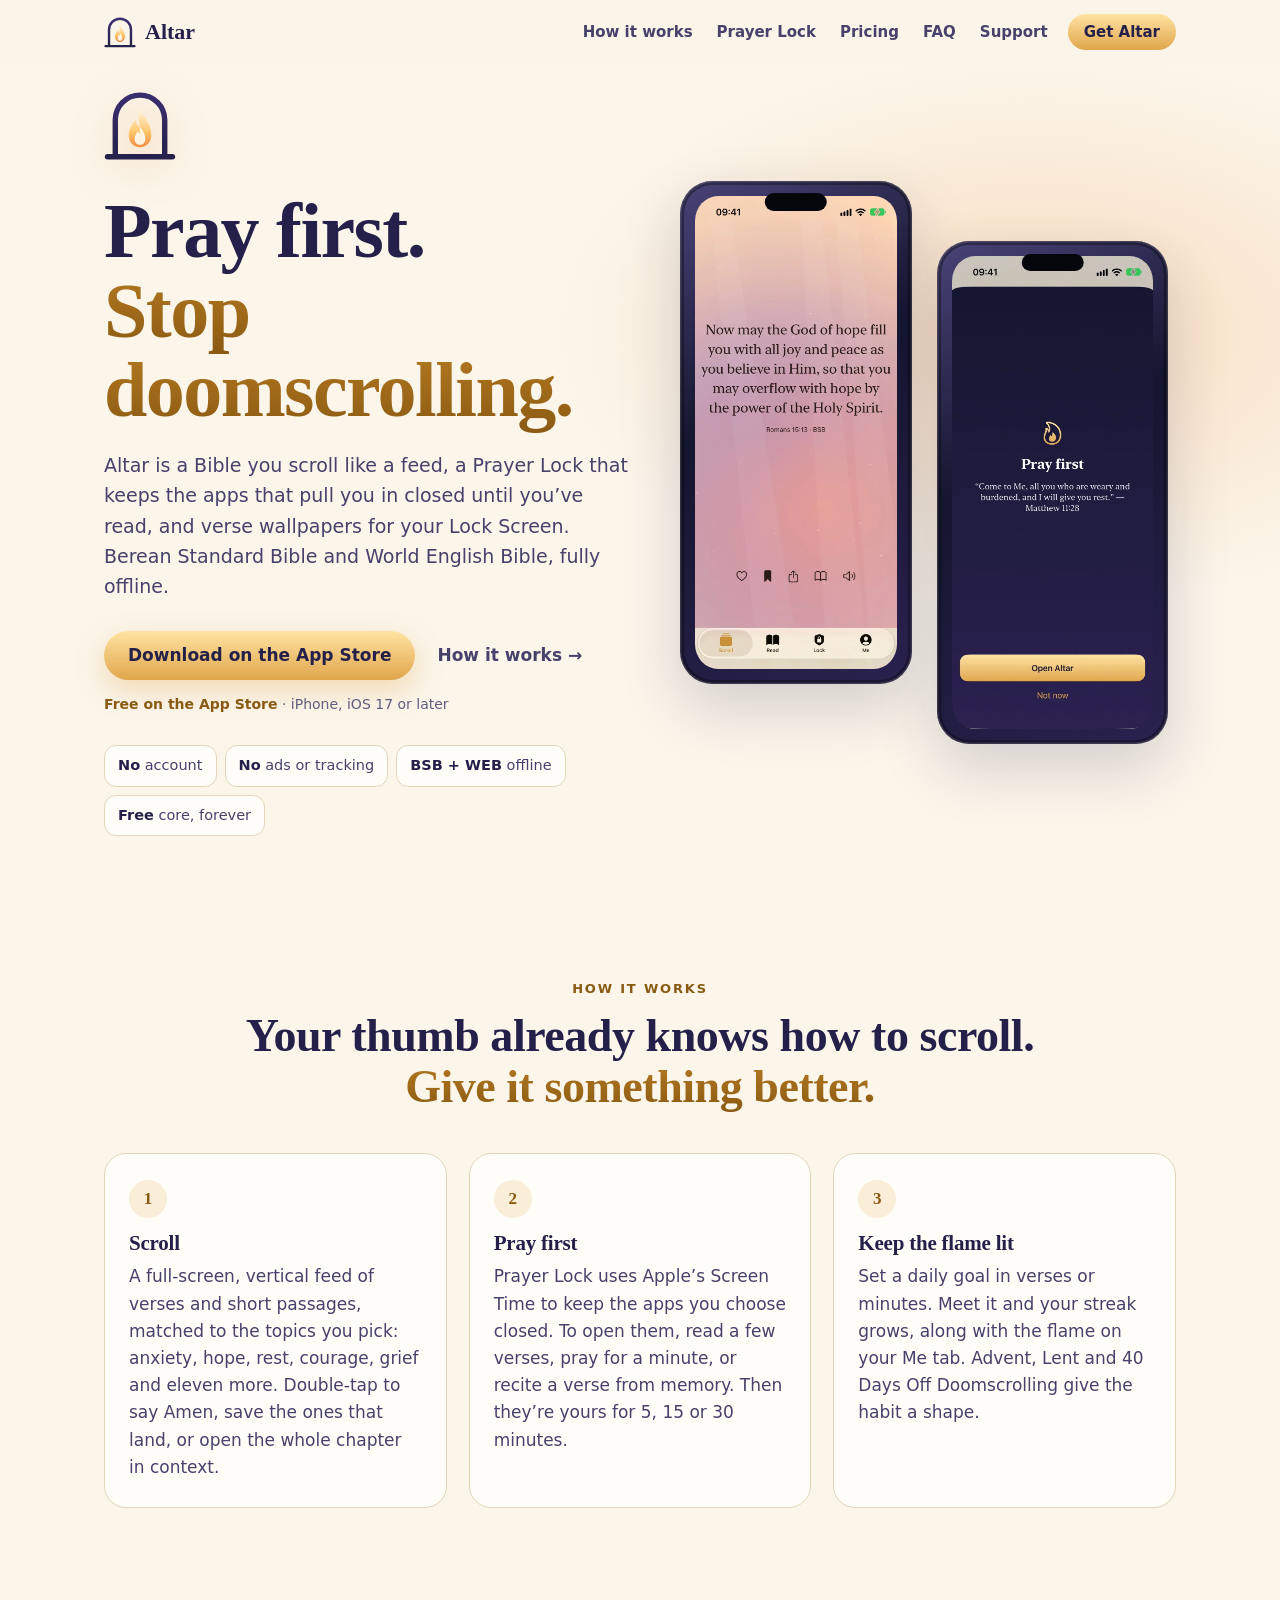
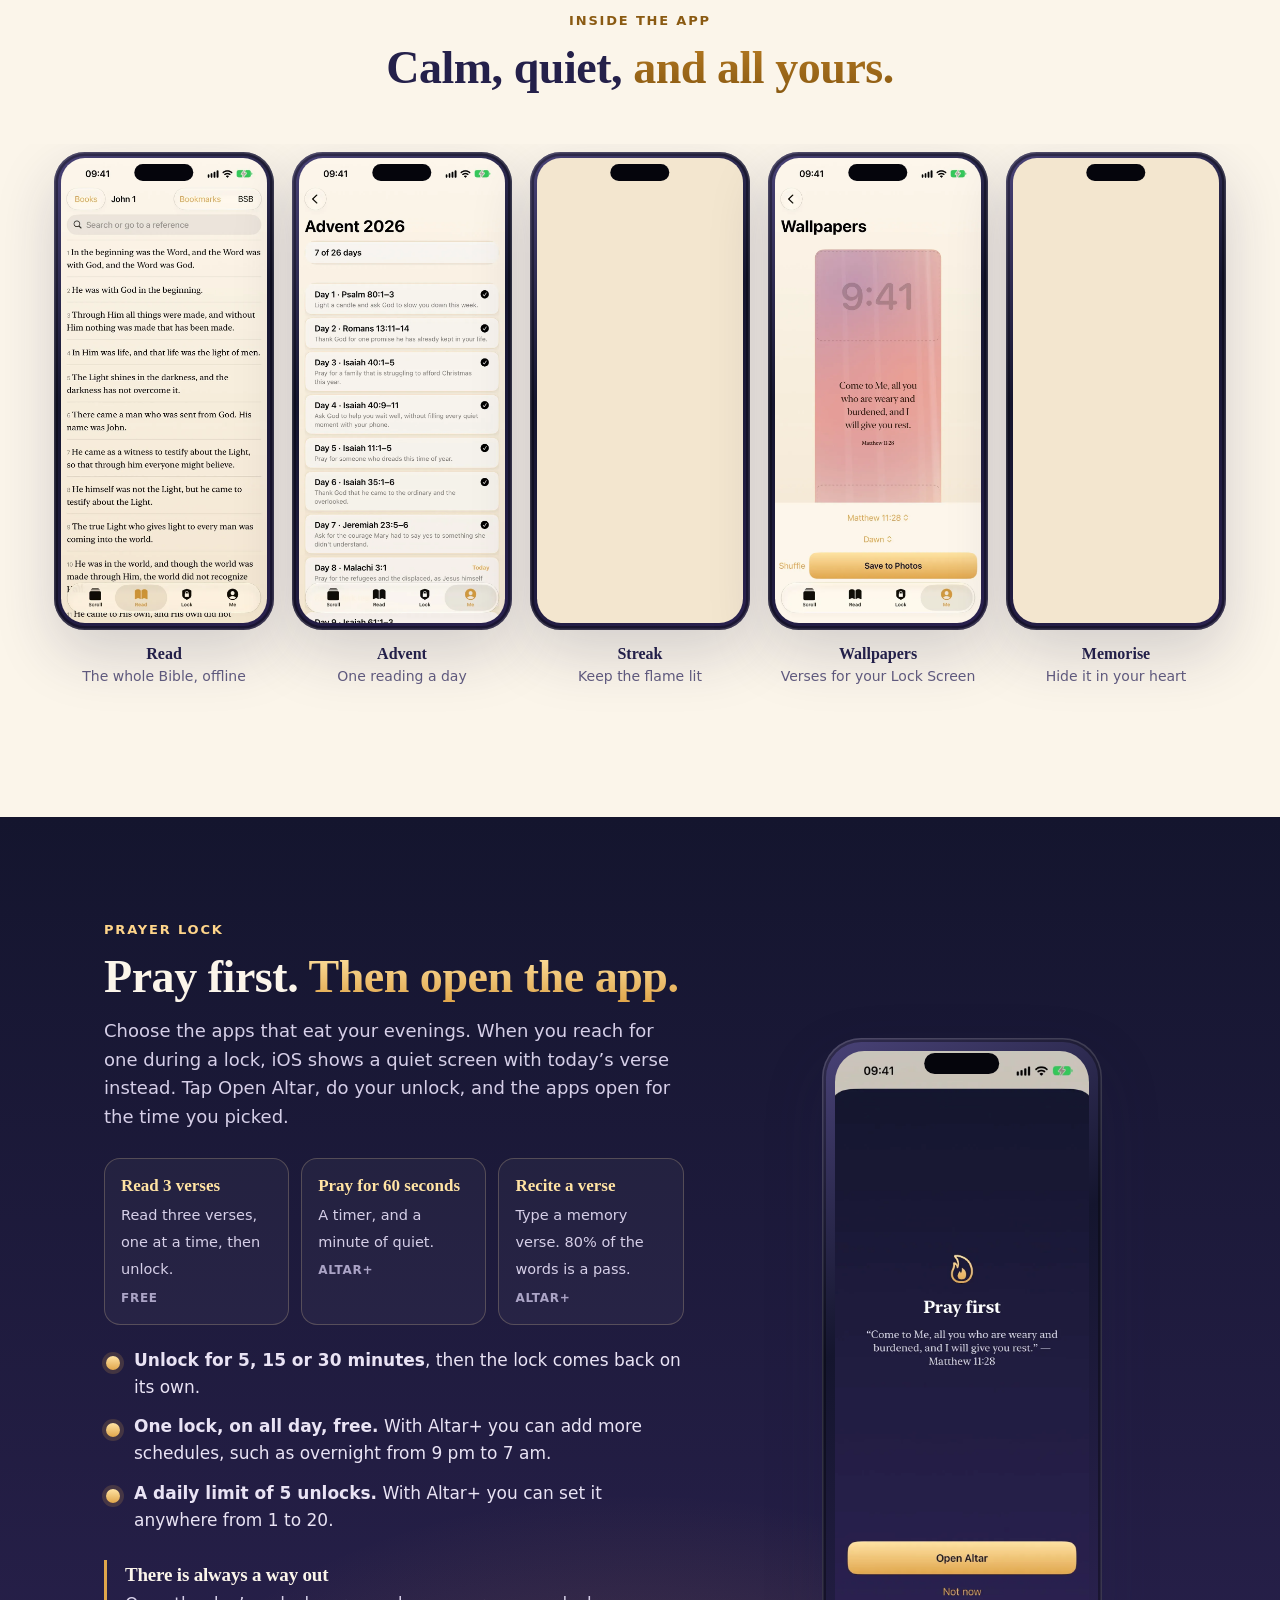
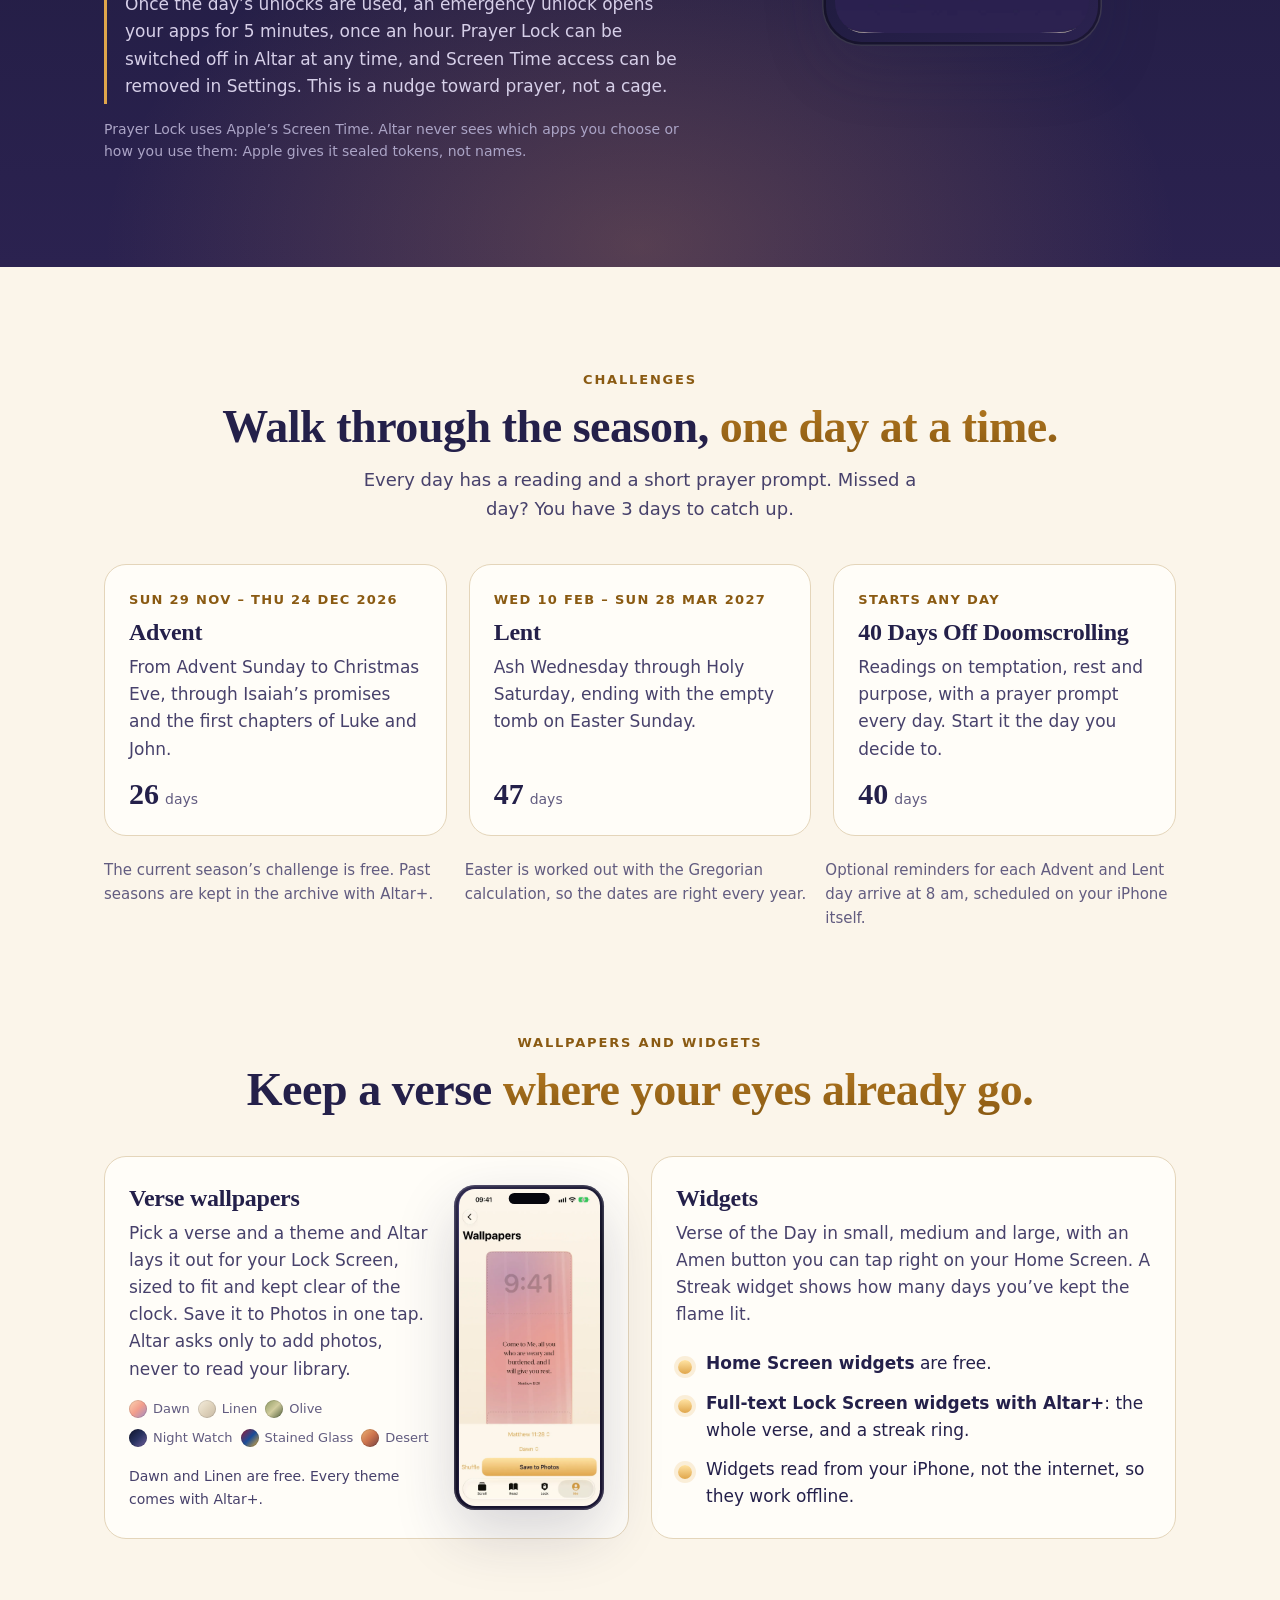
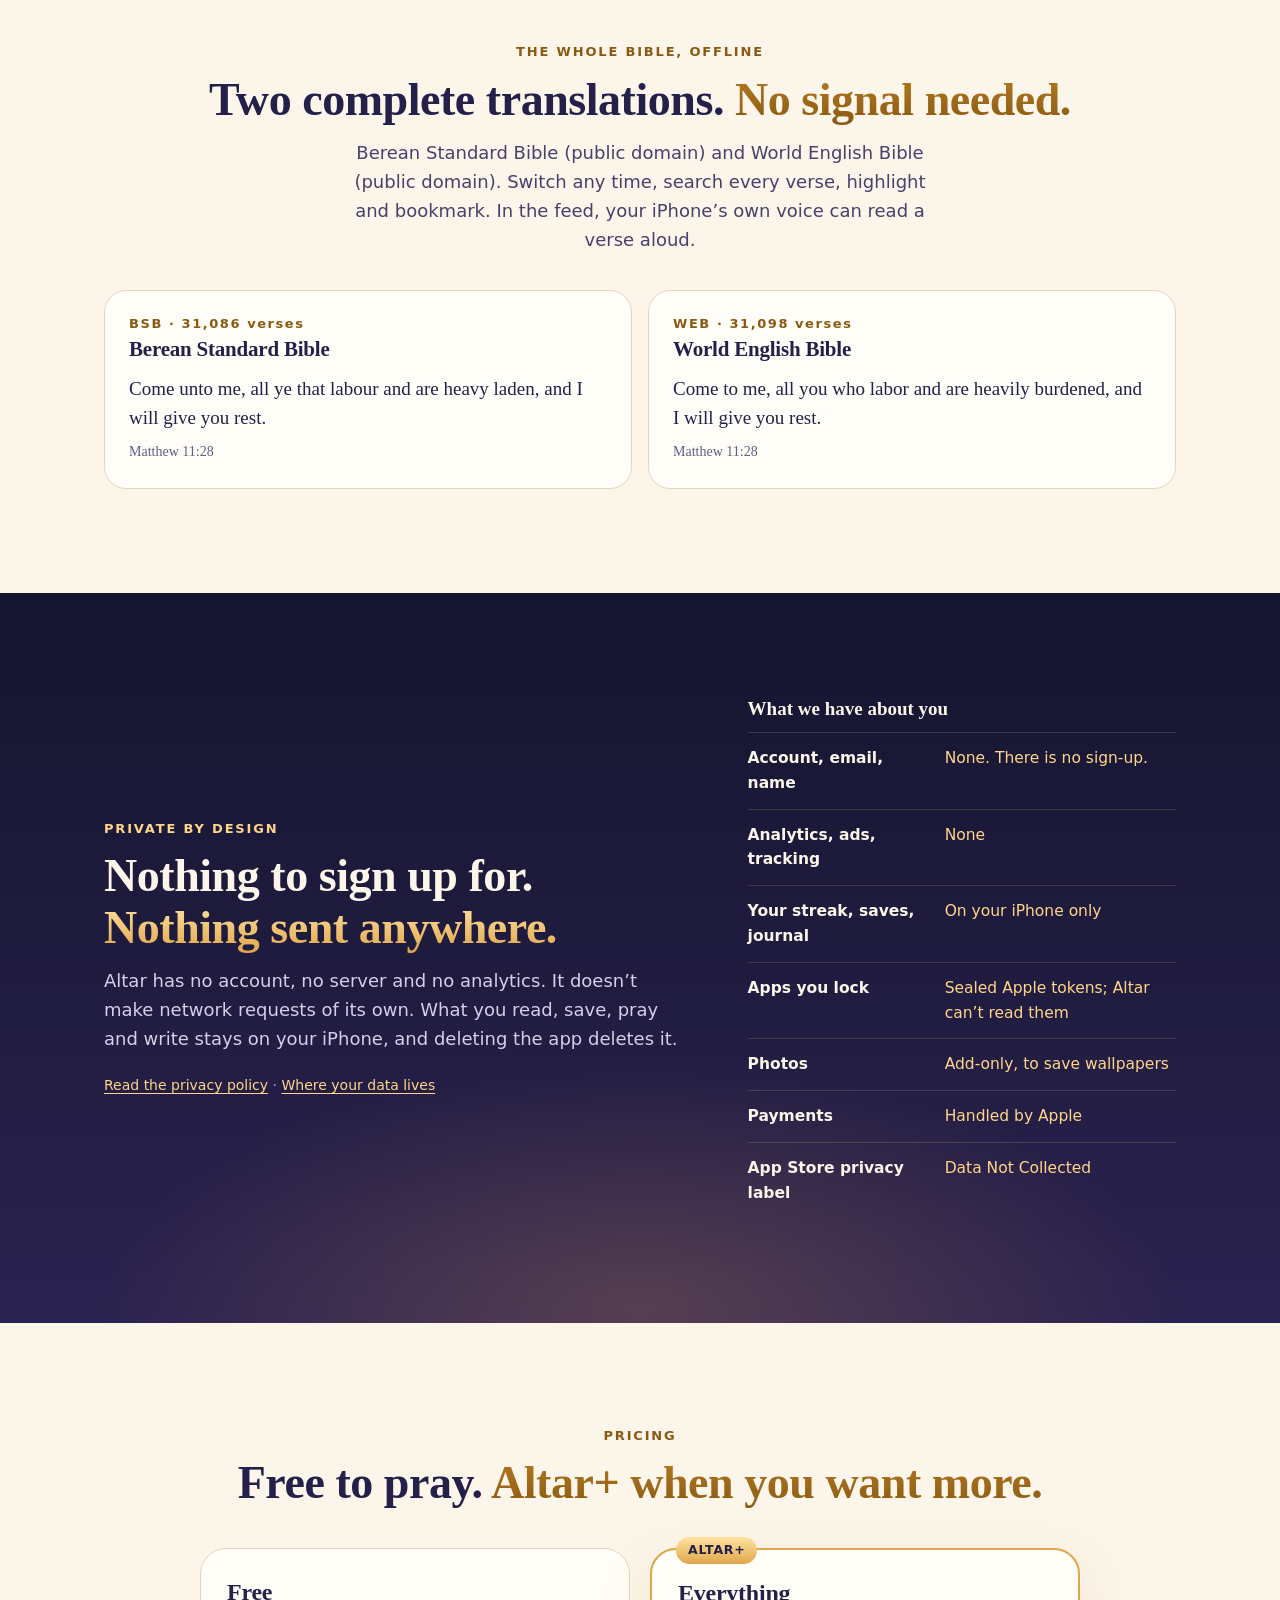
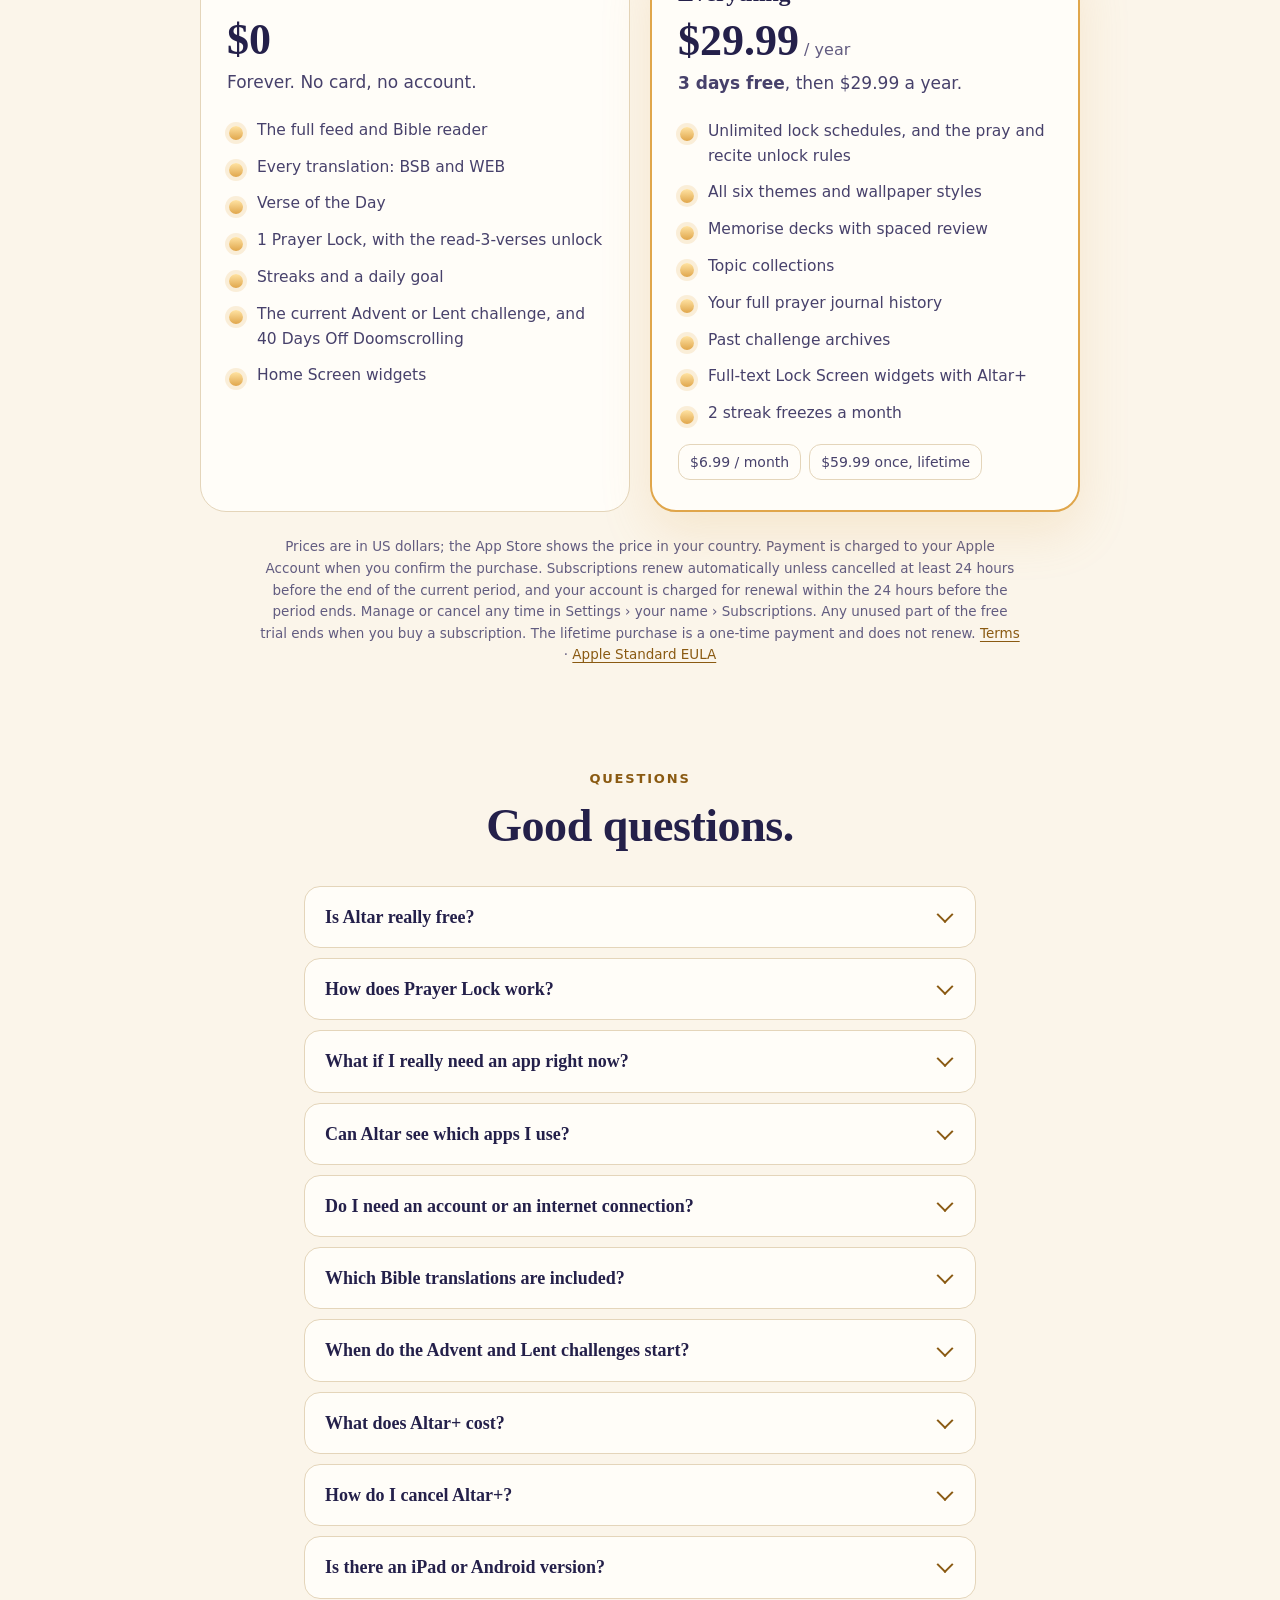
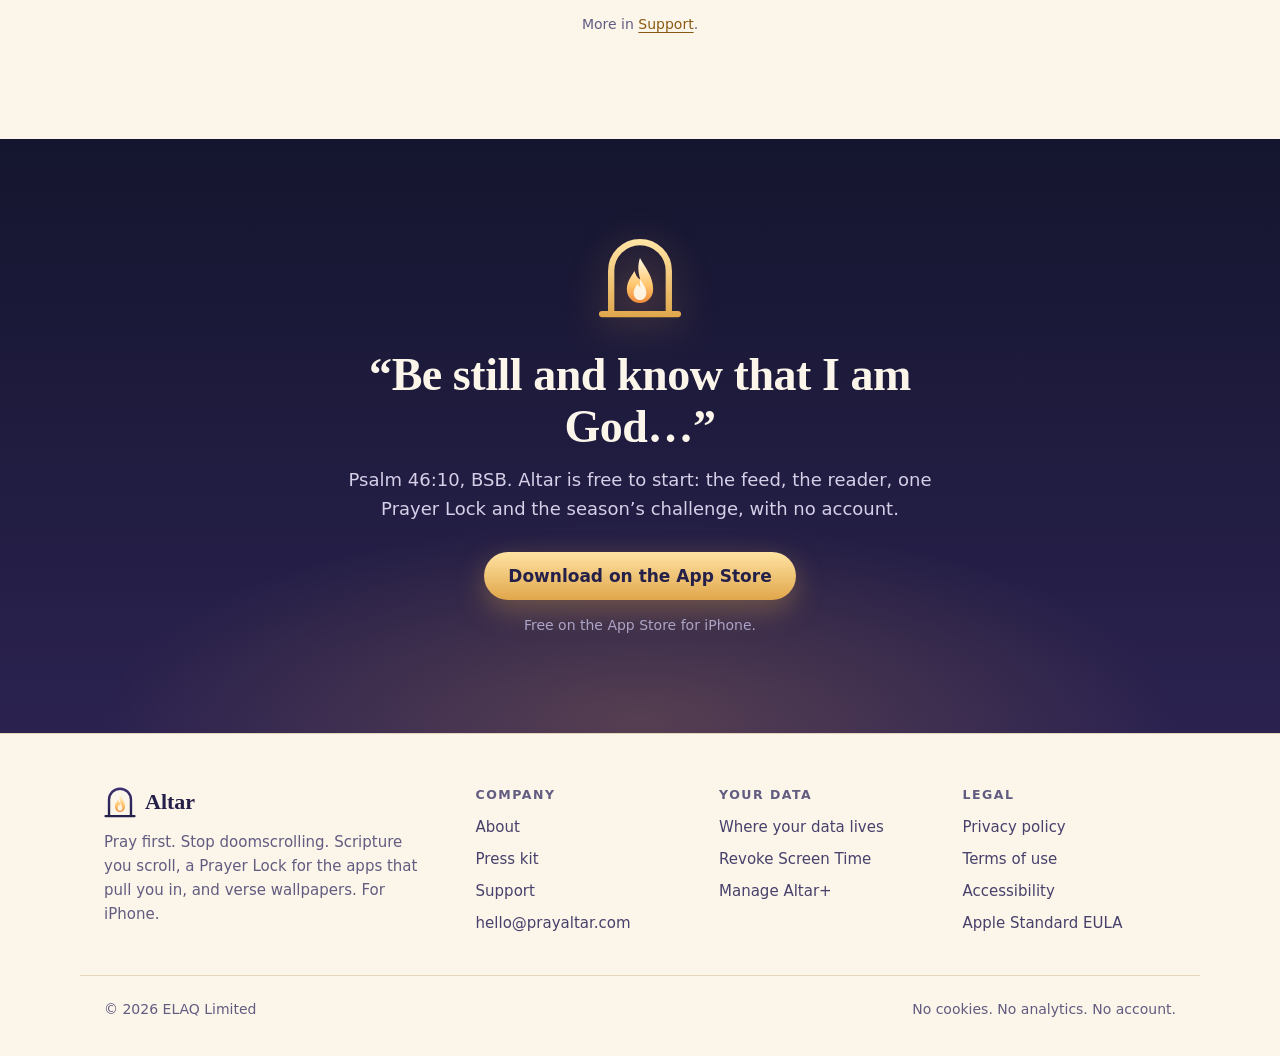
<file: index.html>
<!doctype html>
<html lang="en">
<head>
<meta charset="utf-8">
<meta name="viewport" content="width=device-width,initial-scale=1,viewport-fit=cover">
<title>PrayAltar — Pray first. Stop doomscrolling.</title>
<meta name="description" content="Altar replaces doomscrolling with scripture: a Bible you scroll like a feed, a Prayer Lock that keeps distracting apps closed until you&#x27;ve read, Advent and Lent challenges, and verse wallpapers. BSB and WEB, offline. No account, no tracking.">
<link rel="canonical" href="https://prayaltar.com/">
<meta name="color-scheme" content="light dark">
<meta name="theme-color" content="#FBF5EA" media="(prefers-color-scheme: light)">
<meta name="theme-color" content="#14152E" media="(prefers-color-scheme: dark)">
<meta property="og:type" content="website">
<meta property="og:site_name" content="Altar">
<meta property="og:url" content="https://prayaltar.com/">
<meta property="og:title" content="PrayAltar — Pray first. Stop doomscrolling.">
<meta property="og:description" content="Altar replaces doomscrolling with scripture: a Bible you scroll like a feed, a Prayer Lock that keeps distracting apps closed until you&#x27;ve read, Advent and Lent challenges, and verse wallpapers. BSB and WEB, offline. No account, no tracking.">
<meta property="og:image" content="https://prayaltar.com/og.png">
<meta property="og:image:width" content="1200">
<meta property="og:image:height" content="630">
<meta property="og:image:alt" content="The Altar mark, a flame inside an arch, beside the words: Pray first. Stop doomscrolling.">
<meta name="twitter:card" content="summary_large_image">
<meta name="twitter:title" content="PrayAltar — Pray first. Stop doomscrolling.">
<meta name="twitter:description" content="Altar replaces doomscrolling with scripture: a Bible you scroll like a feed, a Prayer Lock that keeps distracting apps closed until you&#x27;ve read, Advent and Lent challenges, and verse wallpapers. BSB and WEB, offline. No account, no tracking.">
<meta name="twitter:image" content="https://prayaltar.com/og.png">
<meta name="twitter:image:alt" content="The Altar mark, a flame inside an arch, beside the words: Pray first. Stop doomscrolling.">
<link rel="icon" href="/favicon.png" type="image/png">
<link rel="apple-touch-icon" href="/icon.png">
<link rel="stylesheet" href="/assets/site.css?v=3">
<script src="/assets/site.js?v=2" defer></script>
<script type="application/ld+json">
{
 "@context": "https://schema.org",
 "@type": "MobileApplication",
 "name": "Altar: Bible Scroll & App Lock",
 "alternateName": "Altar",
 "operatingSystem": "iOS 17.0 or later",
 "applicationCategory": "ReferenceApplication",
 "description": "Altar replaces doomscrolling with scripture: a full-screen feed of Bible verses, a Prayer Lock that uses Apple Screen Time to keep chosen apps closed until you've read or prayed, streaks, Advent and Lent challenges, verse wallpapers and widgets. Berean Standard Bible and World English Bible, fully offline. No account, no ads, no tracking.",
 "url": "https://prayaltar.com/",
 "image": "https://prayaltar.com/icon.png",
 "screenshot": [
  "https://prayaltar.com/assets/shots/scroll.jpg",
  "https://prayaltar.com/assets/shots/shield.jpg",
  "https://prayaltar.com/assets/shots/read.jpg",
  "https://prayaltar.com/assets/shots/wallpapers.jpg"
 ],
 "installUrl": "https://apps.apple.com/app/id6820071184",
 "downloadUrl": "https://apps.apple.com/app/id6820071184",
 "inLanguage": "en",
 "offers": {
  "@type": "Offer",
  "price": "0",
  "priceCurrency": "USD"
 },
 "publisher": {
  "@type": "Organization",
  "name": "ELAQ Limited",
  "email": "hello@prayaltar.com",
  "url": "https://prayaltar.com/"
 },
 "author": {
  "@type": "Organization",
  "name": "ELAQ Limited"
 }
}
</script>
<script type="application/ld+json">
{
 "@context": "https://schema.org",
 "@type": "FAQPage",
 "mainEntity": [
  {
   "@type": "Question",
   "name": "Is Altar really free?",
   "acceptedAnswer": {
    "@type": "Answer",
    "text": "Yes. The full feed and Bible reader in every translation, the Verse of the Day, every topic collection, your prayer journal and its full history, one Prayer Lock, streaks, the current Advent or Lent challenge, 40 Days Off Doomscrolling and Home Screen widgets are free, with no time limit and no ads. Altar+ adds more lock rules and schedules, every theme, memorise decks, challenge archives, full-text Lock Screen widgets and streak freezes."
   }
  },
  {
   "@type": "Question",
   "name": "How does Prayer Lock work?",
   "acceptedAnswer": {
    "@type": "Answer",
    "text": "You give Altar permission to use Apple's Screen Time, then choose the apps that pull you in. When one of them is locked, iOS shows a “Pray first” screen with a verse. Tap Open Altar, do your unlock (read 3 verses on the free plan), and those apps open for 5, 15 or 30 minutes, whichever you chose. Then they lock again."
   }
  },
  {
   "@type": "Question",
   "name": "What if I really need an app right now?",
   "acceptedAnswer": {
    "@type": "Answer",
    "text": "You are never trapped. You can switch Prayer Lock off in Altar’s Lock tab at any time. If you’ve used all of the day’s unlocks (5 a day; with Altar+ you can set it anywhere from 1 to 20), an emergency unlock opens your apps for 5 minutes, once an hour. You can also remove Altar’s Screen Time access in Settings, or delete the app."
   }
  },
  {
   "@type": "Question",
   "name": "Can Altar see which apps I use?",
   "acceptedAnswer": {
    "@type": "Answer",
    "text": "No. Apple hands Altar sealed tokens for the apps you pick, not their names or your usage. Altar can ask iOS to lock those tokens, and that’s all. Your Screen Time data stays with Apple on your iPhone."
   }
  },
  {
   "@type": "Question",
   "name": "Do I need an account or an internet connection?",
   "acceptedAnswer": {
    "@type": "Answer",
    "text": "Neither. There is no sign-up of any kind, and the whole Bible is built into the app, so reading, the feed, Prayer Lock, streaks and challenges all work offline. You only need a connection to buy or restore Altar+, which goes through Apple."
   }
  },
  {
   "@type": "Question",
   "name": "Which Bible translations are included?",
   "acceptedAnswer": {
    "@type": "Answer",
    "text": "Berean Standard Bible (public domain) and World English Bible (public domain), complete. You can switch between them at any time, search every verse, and highlight and bookmark as you read."
   }
  },
  {
   "@type": "Question",
   "name": "When do the Advent and Lent challenges start?",
   "acceptedAnswer": {
    "@type": "Answer",
    "text": "Advent 2026 runs from Sunday 29 November to Thursday 24 December: 26 days. Lent 2027 runs from Ash Wednesday, 10 February, through Easter Sunday, 28 March: 47 days. Every day has a reading and a short prayer prompt. Missed a day? You have 3 days to catch up. The dates are calculated in the app each year, not hard-coded. 40 Days Off Doomscrolling can start any day."
   }
  },
  {
   "@type": "Question",
   "name": "What does Altar+ cost?",
   "acceptedAnswer": {
    "@type": "Answer",
    "text": "$29.99 a year with a 3-day free trial, $6.99 a month, or $59.99 once for lifetime access. Those are US prices; the App Store shows the price for your country."
   }
  },
  {
   "@type": "Question",
   "name": "How do I cancel Altar+?",
   "acceptedAnswer": {
    "@type": "Answer",
    "text": "On your iPhone, go to Settings › your name › Subscriptions, and choose Altar+. Apple handles all billing, so we never see your card. Cancel at least 24 hours before the renewal date to avoid the next charge."
   }
  },
  {
   "@type": "Question",
   "name": "Is there an iPad or Android version?",
   "acceptedAnswer": {
    "@type": "Answer",
    "text": "Not yet. Altar is for iPhone, on iOS 17 or later."
   }
  }
 ]
}
</script>
</head>
<body>
<svg class="sr" width="0" height="0" aria-hidden="true" focusable="false">
  <defs>
    <linearGradient id="arch-grad" x1="0" y1="268" x2="0" y2="816" gradientUnits="userSpaceOnUse"><stop offset="0" style="stop-color:var(--arch1)"/><stop offset="1" style="stop-color:var(--arch2)"/></linearGradient>
    <linearGradient id="gold-grad" x1="0" y1="268" x2="0" y2="816" gradientUnits="userSpaceOnUse"><stop offset="0" stop-color="#FFE3A3"/><stop offset="1" stop-color="#E0A64B"/></linearGradient>
    <linearGradient id="flame-grad" x1="0" y1="392" x2="0" y2="712" gradientUnits="userSpaceOnUse"><stop offset="0" stop-color="#FFF6DC"/><stop offset=".6" stop-color="#FFC56B"/><stop offset="1" stop-color="#F08A3C"/></linearGradient>
    <g id="altar-flame" transform="translate(0,-26)"><path d="M512,384 C548,452 608,516 608,612 C608,668 566,712 512,712 C458,712 416,668 416,612 C416,556 446,522 472,478 C482,512 494,530 514,540 C500,494 492,440 512,384 Z" fill="url(#flame-grad)"/><path d="M514,540 C540,580 558,604 558,640 C558,668 538,690 512,690 C486,690 466,668 466,640 C466,612 482,592 494,572 C500,586 506,592 516,596 C510,578 508,560 514,540 Z" fill="#FFFBEF" opacity=".9"/></g>
    <g id="altar-mark"><path transform="translate(0,-26)" d="M302,792 V478 A210,210 0 0 1 722,478 V792 M236,792 H788" fill="none" stroke="url(#arch-grad)" stroke-width="46" stroke-linecap="round" stroke-linejoin="round"/><use href="#altar-flame"/></g>
    <g id="altar-mark-gold"><path transform="translate(0,-26)" d="M302,792 V478 A210,210 0 0 1 722,478 V792 M236,792 H788" fill="none" stroke="url(#gold-grad)" stroke-width="46" stroke-linecap="round" stroke-linejoin="round"/><use href="#altar-flame"/></g>
  </defs>
</svg>
<a class="skip" href="#main">Skip to content</a>
<header class="nav" id="nav">
  <div class="wrap nav-in">
    <a class="brand" href="/" aria-label="Altar home"><svg class="mark" viewBox="206 190 612 612" aria-hidden="true"><use href="#altar-mark"/></svg><span>Altar</span></a>
    <nav class="links" aria-label="Sections">
      <a href="/#how">How it works</a>
      <a href="/#prayer-lock">Prayer Lock</a>
      <a href="/#pricing">Pricing</a>
      <a href="/#faq">FAQ</a>
      <a href="/support">Support</a>
    </nav>
    <a class="pill small" href="/get/?ct=site-nav">Get Altar</a>
  </div>
</header>
<main id="main">

<!-- Hero -->
<section class="hero">
  <div class="wrap hero-grid">
    <div class="hero-copy">
      <svg class="hero-mark" viewBox="206 190 612 612" role="img" aria-label="Altar"><use href="#altar-mark"/></svg>
      <h1>Pray first.<br><span class="gold-text">Stop doomscrolling.</span></h1>
      <p class="lede">Altar is a Bible you scroll like a feed, a Prayer Lock that keeps the apps that pull you in closed until you’ve read, and verse wallpapers for your Lock Screen. Berean Standard Bible and World English Bible, fully offline.</p>
      <div class="cta-row">
        <a class="pill" href="/get/?ct=site-hero" aria-label="Download PrayAltar on the App Store">Download on the App Store</a>
        <a class="ghost" href="#how">How it works →</a>
      </div>
      <p class="soon"><b>Free on the App Store</b> · iPhone, iOS 17 or later</p>
      <ul class="facts" aria-label="At a glance">
        <li><b>No</b> account</li>
        <li><b>No</b> ads or tracking</li>
        <li><b>BSB + WEB</b> offline</li>
        <li><b>Free</b> core, forever</li>
      </ul>
    </div>
    <div class="hero-art">
      <figure class="phone"><picture><source srcset="/assets/shots/scroll.webp" type="image/webp"><img src="/assets/shots/scroll.jpg" width="828" height="1799" fetchpriority="high" alt="Altar's Scroll feed: Romans 15:13 in the Berean Standard Bible on a soft dawn background, with Amen, save, share, read and listen buttons."></picture></figure>
      <figure class="phone"><picture><source srcset="/assets/shots/shield.webp" type="image/webp"><img decoding="async" src="/assets/shots/shield.jpg" width="828" height="1799" alt="The Pray first screen that covers a locked app: a gold flame, Matthew 11:28 in the Berean Standard Bible, and buttons for Open Altar and Not now."></picture></figure>
    </div>
  </div>
</section>

<!-- How it works -->
<section class="band" id="how">
  <div class="wrap">
    <p class="eyebrow center">How it works</p>
    <h2 class="center">Your thumb already knows how to scroll.<br><span class="gold-text">Give it something better.</span></h2>
    <div class="steps">
      <article class="step">
        <span class="num">1</span>
        <h3>Scroll</h3>
        <p>A full-screen, vertical feed of verses and short passages, matched to the topics you pick: anxiety, hope, rest, courage, grief and eleven more. Double-tap to say Amen, save the ones that land, or open the whole chapter in context.</p>
      </article>
      <article class="step">
        <span class="num">2</span>
        <h3>Pray first</h3>
        <p>Prayer Lock uses Apple’s Screen Time to keep the apps you choose closed. To open them, read a few verses, pray for a minute, or recite a verse from memory. Then they’re yours for 5, 15 or 30 minutes.</p>
      </article>
      <article class="step">
        <span class="num">3</span>
        <h3>Keep the flame lit</h3>
        <p>Set a daily goal in verses or minutes. Meet it and your streak grows, along with the flame on your Me tab. Advent, Lent and 40 Days Off Doomscrolling give the habit a shape.</p>
      </article>
    </div>
  </div>
</section>

<!-- Screenshots -->
<section class="band" style="padding-top:0" aria-labelledby="shots-h">
  <div class="wrap center">
    <p class="eyebrow">Inside the app</p>
    <h2 id="shots-h">Calm, quiet, <span class="gold-text">and all yours.</span></h2>
  </div>
  <div class="strip-wrap">
    <div class="strip" tabindex="0" aria-label="App screenshots, scrolls sideways">
      <figure><div class="phone"><picture><source srcset="/assets/shots/read.webp" type="image/webp"><img src="/assets/shots/read.jpg" width="828" height="1799" loading="lazy" decoding="async" alt="The Bible reader open at John chapter 1 in the Berean Standard Bible, with a search bar and a translation switcher."></picture></div><figcaption>Read<span>The whole Bible, offline</span></figcaption></figure>
      <figure><div class="phone"><picture><source srcset="/assets/shots/advent.webp" type="image/webp"><img src="/assets/shots/advent.jpg" width="828" height="1799" loading="lazy" decoding="async" alt="The Advent 2026 challenge: 26 days, each with a reading and a prayer prompt."></picture></div><figcaption>Advent<span>One reading a day</span></figcaption></figure>
      <figure><div class="phone"><picture><source srcset="/assets/shots/streak.webp" type="image/webp"><img src="/assets/shots/streak.jpg" width="828" height="1799" loading="lazy" decoding="async" alt="The Me tab: a glowing flame inside a progress ring, a 23-day streak, today's goal met, and a calendar of the month."></picture></div><figcaption>Streak<span>Keep the flame lit</span></figcaption></figure>
      <figure><div class="phone"><picture><source srcset="/assets/shots/wallpapers.webp" type="image/webp"><img src="/assets/shots/wallpapers.jpg" width="828" height="1799" loading="lazy" decoding="async" alt="The wallpaper maker showing Matthew 11:28 on a Dawn background, placed below the Lock Screen clock, with a Save to Photos button."></picture></div><figcaption>Wallpapers<span>Verses for your Lock Screen</span></figcaption></figure>
      <figure><div class="phone"><picture><source srcset="/assets/shots/memorise.webp" type="image/webp"><img src="/assets/shots/memorise.jpg" width="828" height="1799" loading="lazy" decoding="async" alt="Memorise: Philippians 4:6 shown as first letters only, with a box to type the verse from memory."></picture></div><figcaption>Memorise<span>Hide it in your heart</span></figcaption></figure>
    </div>
  </div>
</section>

<!-- Prayer Lock -->
<section class="band night" id="prayer-lock">
  <div class="wrap split">
    <div>
      <p class="eyebrow">Prayer Lock</p>
      <h2>Pray first. <span class="gold-text">Then open the app.</span></h2>
      <p class="sub">Choose the apps that eat your evenings. When you reach for one during a lock, iOS shows a quiet screen with today’s verse instead. Tap Open Altar, do your unlock, and the apps open for the time you picked.</p>
      <div class="rules">
        <div class="rule"><b>Read 3 verses</b><span>Read three verses, one at a time, then unlock.</span><em>Free</em></div>
        <div class="rule"><b>Pray for 60 seconds</b><span>A timer, and a minute of quiet.</span><em>Altar+</em></div>
        <div class="rule"><b>Recite a verse</b><span>Type a memory verse. 80% of the words is a pass.</span><em>Altar+</em></div>
      </div>
      <ul class="ticks">
        <li><b>Unlock for 5, 15 or 30 minutes</b>, then the lock comes back on its own.</li>
        <li><b>One lock, on all day, free.</b> With Altar+ you can add more schedules, such as overnight from 9 pm to 7 am.</li>
        <li><b>A daily limit of 5 unlocks.</b> With Altar+ you can set it anywhere from 1 to 20.</li>
      </ul>
      <div class="wayout">
        <h3>There is always a way out</h3>
        <p>Once the day’s unlocks are used, an emergency unlock opens your apps for 5 minutes, once an hour. Prayer Lock can be switched off in Altar at any time, and Screen Time access can be removed in Settings. This is a nudge toward prayer, not a cage.</p>
      </div>
      <p class="fine">Prayer Lock uses Apple’s Screen Time. Altar never sees which apps you choose or how you use them: Apple gives it sealed tokens, not names.</p>
    </div>
    <figure class="phone"><picture><source srcset="/assets/shots/shield.webp" type="image/webp"><img src="/assets/shots/shield.jpg" width="828" height="1799" loading="lazy" decoding="async" alt="The Pray first screen, previewed in Altar: Matthew 11:28 on a deep indigo background, with Open Altar and Not now buttons."></picture></figure>
  </div>
</section>

<!-- Seasons -->
<section class="band" id="challenges">
  <div class="wrap">
    <p class="eyebrow center">Challenges</p>
    <h2 class="center">Walk through the season, <span class="gold-text">one day at a time.</span></h2>
    <p class="sub center">Every day has a reading and a short prayer prompt. Missed a day? You have 3 days to catch up.</p>
    <div class="seasons">
      <article class="season">
        <p class="when">Sun 29 Nov – Thu 24 Dec 2026</p>
        <h3>Advent</h3>
        <p>From Advent Sunday to Christmas Eve, through Isaiah’s promises and the first chapters of Luke and John.</p>
        <p class="len">26<small>days</small></p>
      </article>
      <article class="season">
        <p class="when">Wed 10 Feb – Sun 28 Mar 2027</p>
        <h3>Lent</h3>
        <p>Ash Wednesday through Holy Saturday, ending with the empty tomb on Easter Sunday.</p>
        <p class="len">47<small>days</small></p>
      </article>
      <article class="season">
        <p class="when">Starts any day</p>
        <h3>40 Days Off Doomscrolling</h3>
        <p>Readings on temptation, rest and purpose, with a prayer prompt every day. Start it the day you decide to.</p>
        <p class="len">40<small>days</small></p>
      </article>
    </div>
    <div class="note-row">
      <p>The current season’s challenge is free. Past seasons are kept in the archive with Altar+.</p>
      <p>Easter is worked out with the Gregorian calculation, so the dates are right every year.</p>
      <p>Optional reminders for each Advent and Lent day arrive at 8 am, scheduled on your iPhone itself.</p>
    </div>
  </div>
</section>

<!-- Wallpapers and widgets -->
<section class="band" id="wallpapers" style="padding-top:0">
  <div class="wrap">
    <p class="eyebrow center">Wallpapers and widgets</p>
    <h2 class="center">Keep a verse <span class="gold-text">where your eyes already go.</span></h2>
    <div class="panels">
      <article class="panel">
        <div>
          <h3>Verse wallpapers</h3>
          <p>Pick a verse and a theme and Altar lays it out for your Lock Screen, sized to fit and kept clear of the clock. Save it to Photos in one tap. Altar asks only to add photos, never to read your library.</p>
          <ul class="swatches" aria-label="Themes">
            <li><i style="background:linear-gradient(135deg,#FCD6B3,#F29E8C,#9E8CC7)"></i>Dawn</li>
            <li><i style="background:linear-gradient(135deg,#F5EDDE,#E0D4BD,#C7B8A3)"></i>Linen</li>
            <li><i style="background:linear-gradient(135deg,#8C9961,#D1CC9E,#4D5C38)"></i>Olive</li>
            <li><i style="background:linear-gradient(135deg,#0D1229,#293361,#73619E)"></i>Night Watch</li>
            <li><i style="background:linear-gradient(135deg,#9E1A33,#1A4D99,#E6AD33)"></i>Stained Glass</li>
            <li><i style="background:linear-gradient(135deg,#EDB373,#CC734D,#734040)"></i>Desert</li>
          </ul>
          <p class="fine">Dawn and Linen are free. Every theme comes with Altar+.</p>
        </div>
        <figure class="phone"><picture><source srcset="/assets/shots/wallpapers.webp" type="image/webp"><img src="/assets/shots/wallpapers.jpg" width="828" height="1799" loading="lazy" decoding="async" alt="A verse wallpaper preview with Matthew 11:28 below the Lock Screen clock."></picture></figure>
      </article>
      <article class="panel" style="grid-template-columns:1fr">
        <div>
          <h3>Widgets</h3>
          <p>Verse of the Day in small, medium and large, with an Amen button you can tap right on your Home Screen. A Streak widget shows how many days you’ve kept the flame lit.</p>
          <ul class="ticks">
            <li><b>Home Screen widgets</b> are free.</li>
            <li><b>Full-text Lock Screen widgets with Altar+</b>: the whole verse, and a streak ring.</li>
            <li>Widgets read from your iPhone, not the internet, so they work offline.</li>
          </ul>
        </div>
      </article>
    </div>
  </div>
</section>

<!-- Translations -->
<section class="band" id="bible" style="padding-top:0">
  <div class="wrap">
    <p class="eyebrow center">The whole Bible, offline</p>
    <h2 class="center">Two complete translations. <span class="gold-text">No signal needed.</span></h2>
    <p class="sub center">Berean Standard Bible (public domain) and World English Bible (public domain). Switch any time, search every verse, highlight and bookmark. In the feed, your iPhone’s own voice can read a verse aloud.</p>
    <div class="bibles">
      <article class="bible">
        <p class="abbr">BSB · 31,086 verses</p>
        <h3>Berean Standard Bible</h3>
        <blockquote><p>Come unto me, all ye that labour and are heavy laden, and I will give you rest.</p><cite>Matthew 11:28</cite></blockquote>
      </article>
      <article class="bible">
        <p class="abbr">WEB · 31,098 verses</p>
        <h3>World English Bible</h3>
        <blockquote><p>Come to me, all you who labor and are heavily burdened, and I will give you rest.</p><cite>Matthew 11:28</cite></blockquote>
      </article>
    </div>
  </div>
</section>

<!-- Privacy -->
<section class="band night" id="privacy">
  <div class="wrap split">
    <div>
      <p class="eyebrow">Private by design</p>
      <h2>Nothing to sign up for. <span class="gold-text">Nothing sent anywhere.</span></h2>
      <p class="sub">Altar has no account, no server and no analytics. It doesn’t make network requests of its own. What you read, save, pray and write stays on your iPhone, and deleting the app deletes it.</p>
      <p class="fine" style="margin-top:20px"><a href="/privacy">Read the privacy policy</a> · <a href="/data">Where your data lives</a></p>
    </div>
    <table class="ledger">
      <caption>What we have about you</caption>
      <tbody>
        <tr><th scope="row">Account, email, name</th><td>None. There is no sign-up.</td></tr>
        <tr><th scope="row">Analytics, ads, tracking</th><td>None</td></tr>
        <tr><th scope="row">Your streak, saves, journal</th><td>On your iPhone only</td></tr>
        <tr><th scope="row">Apps you lock</th><td>Sealed Apple tokens; Altar can’t read them</td></tr>
        <tr><th scope="row">Photos</th><td>Add-only, to save wallpapers</td></tr>
        <tr><th scope="row">Payments</th><td>Handled by Apple</td></tr>
        <tr><th scope="row">App Store privacy label</th><td>Data Not Collected</td></tr>
      </tbody>
    </table>
  </div>
</section>

<!-- Pricing -->
<section class="band" id="pricing">
  <div class="wrap">
    <p class="eyebrow center">Pricing</p>
    <h2 class="center">Free to pray. <span class="gold-text">Altar+ when you want more.</span></h2>
    <div class="plans">
      <article class="plan">
        <h3>Free</h3>
        <p class="price">$0</p>
        <p class="alt">Forever. No card, no account.</p>
        <ul class="ticks">
          <li>The full feed and Bible reader</li>
          <li>Every translation: BSB and WEB</li>
          <li>Verse of the Day</li>
          <li>1 Prayer Lock, with the read-3-verses unlock</li>
          <li>Streaks and a daily goal</li>
          <li>The current Advent or Lent challenge, and 40 Days Off Doomscrolling</li>
          <li>Home Screen widgets</li>
        </ul>
      </article>
      <article class="plan featured">
        <span class="tag">ALTAR+</span>
        <h3>Everything</h3>
        <p class="price">$29.99<small> / year</small></p>
        <p class="alt"><b>3 days free</b>, then $29.99 a year.</p>
        <ul class="ticks">
          <li>Unlimited lock schedules, and the pray and recite unlock rules</li>
          <li>All six themes and wallpaper styles</li>
          <li>Memorise decks with spaced review</li>
          <li>Topic collections</li>
          <li>Your full prayer journal history</li>
          <li>Past challenge archives</li>
          <li>Full-text Lock Screen widgets with Altar+</li>
          <li>2 streak freezes a month</li>
        </ul>
        <div class="other-plans"><span>$6.99 / month</span><span>$59.99 once, lifetime</span></div>
      </article>
    </div>
    <p class="renew">Prices are in US dollars; the App Store shows the price in your country. Payment is charged to your Apple Account when you confirm the purchase. Subscriptions renew automatically unless cancelled at least 24 hours before the end of the current period, and your account is charged for renewal within the 24 hours before the period ends. Manage or cancel any time in Settings › your name › Subscriptions. Any unused part of the free trial ends when you buy a subscription. The lifetime purchase is a one-time payment and does not renew. <a href="/terms">Terms</a> · <a href="https://www.apple.com/legal/internet-services/itunes/dev/stdeula/">Apple Standard EULA</a></p>
  </div>
</section>

<!-- FAQ -->
<section class="band" id="faq" style="padding-top:0">
  <div class="wrap narrow">
    <p class="eyebrow center">Questions</p>
    <h2 class="center">Good questions.</h2>
    <div class="faq">
      <details><summary>Is Altar really free?</summary><div><p>Yes. The full feed and Bible reader in every translation, the Verse of the Day, every topic collection, your prayer journal and its full history, one Prayer Lock, streaks, the current Advent or Lent challenge, 40 Days Off Doomscrolling and Home Screen widgets are free, with no time limit and no ads. Altar+ adds more lock rules and schedules, every theme, memorise decks, challenge archives, full-text Lock Screen widgets and streak freezes.</p></div></details>
      <details><summary>How does Prayer Lock work?</summary><div><p>You give Altar permission to use Apple's Screen Time, then choose the apps that pull you in. When one of them is locked, iOS shows a “Pray first” screen with a verse. Tap Open Altar, do your unlock (read 3 verses on the free plan), and those apps open for 5, 15 or 30 minutes, whichever you chose. Then they lock again.</p></div></details>
      <details><summary>What if I really need an app right now?</summary><div><p>You are never trapped. You can switch Prayer Lock off in Altar’s Lock tab at any time. If you’ve used all of the day’s unlocks (5 a day; with Altar+ you can set it anywhere from 1 to 20), an emergency unlock opens your apps for 5 minutes, once an hour. You can also remove Altar’s Screen Time access in Settings, or delete the app.</p></div></details>
      <details><summary>Can Altar see which apps I use?</summary><div><p>No. Apple hands Altar sealed tokens for the apps you pick, not their names or your usage. Altar can ask iOS to lock those tokens, and that’s all. Your Screen Time data stays with Apple on your iPhone.</p></div></details>
      <details><summary>Do I need an account or an internet connection?</summary><div><p>Neither. There is no sign-up of any kind, and the whole Bible is built into the app, so reading, the feed, Prayer Lock, streaks and challenges all work offline. You only need a connection to buy or restore Altar+, which goes through Apple.</p></div></details>
      <details><summary>Which Bible translations are included?</summary><div><p>Berean Standard Bible (public domain) and World English Bible (public domain), complete. You can switch between them at any time, search every verse, and highlight and bookmark as you read.</p></div></details>
      <details><summary>When do the Advent and Lent challenges start?</summary><div><p>Advent 2026 runs from Sunday 29 November to Thursday 24 December: 26 days. Lent 2027 runs from Ash Wednesday, 10 February, through Easter Sunday, 28 March: 47 days. Every day has a reading and a short prayer prompt. Missed a day? You have 3 days to catch up. The dates are calculated in the app each year, not hard-coded. 40 Days Off Doomscrolling can start any day.</p></div></details>
      <details><summary>What does Altar+ cost?</summary><div><p>$29.99 a year with a 3-day free trial, $6.99 a month, or $59.99 once for lifetime access. Those are US prices; the App Store shows the price for your country.</p></div></details>
      <details><summary>How do I cancel Altar+?</summary><div><p>On your iPhone, go to Settings › your name › Subscriptions, and choose Altar+. Apple handles all billing, so we never see your card. Cancel at least 24 hours before the renewal date to avoid the next charge.</p></div></details>
      <details><summary>Is there an iPad or Android version?</summary><div><p>Not yet. Altar is for iPhone, on iOS 17 or later.</p></div></details>
    </div>
    <p class="fine center">More in <a href="/support">Support</a>.</p>
  </div>
</section>

<!-- Final CTA -->
<section class="final night" id="get">
  <div class="wrap center narrow">
    <svg class="hero-mark" viewBox="206 190 612 612" aria-hidden="true"><use href="#altar-mark-gold"/></svg>
    <h2>“Be still and know that I am God…”</h2>
    <p class="sub">Psalm 46:10, BSB. Altar is free to start: the feed, the reader, one Prayer Lock and the season’s challenge, with no account.</p>
    <div class="cta-row" style="margin-top:28px">
      <a class="pill" href="/get/?ct=site-footer">Download on the App Store</a>
    </div>
    <p class="fine">Free on the App Store for iPhone.</p>
  </div>
</section>

</main>
<footer class="foot">
  <div class="wrap foot-grid">
    <div class="foot-brand">
      <a class="brand" href="/"><svg class="mark" viewBox="206 190 612 612" aria-hidden="true"><use href="#altar-mark"/></svg><span>Altar</span></a>
      <p>Pray first. Stop doomscrolling. Scripture you scroll, a Prayer Lock for the apps that pull you in, and verse wallpapers. For iPhone.</p>
    </div>
    <nav aria-label="Company"><h2>Company</h2><a href="/about">About</a><a href="/press">Press kit</a><a href="/support">Support</a><a href="mailto:hello@prayaltar.com">hello@prayaltar.com</a></nav>
    <nav aria-label="Your data"><h2>Your data</h2><a href="/data">Where your data lives</a><a href="/data#screen-time">Revoke Screen Time</a><a href="/data#subscriptions">Manage Altar+</a></nav>
    <nav aria-label="Legal"><h2>Legal</h2><a href="/privacy">Privacy policy</a><a href="/terms">Terms of use</a><a href="/accessibility">Accessibility</a><a href="https://www.apple.com/legal/internet-services/itunes/dev/stdeula/">Apple Standard EULA</a></nav>
  </div>
  <div class="wrap foot-base"><p>© 2026 ELAQ Limited</p><p>No cookies. No analytics. No account.</p></div>
</footer>
</body>
</html>
</file>
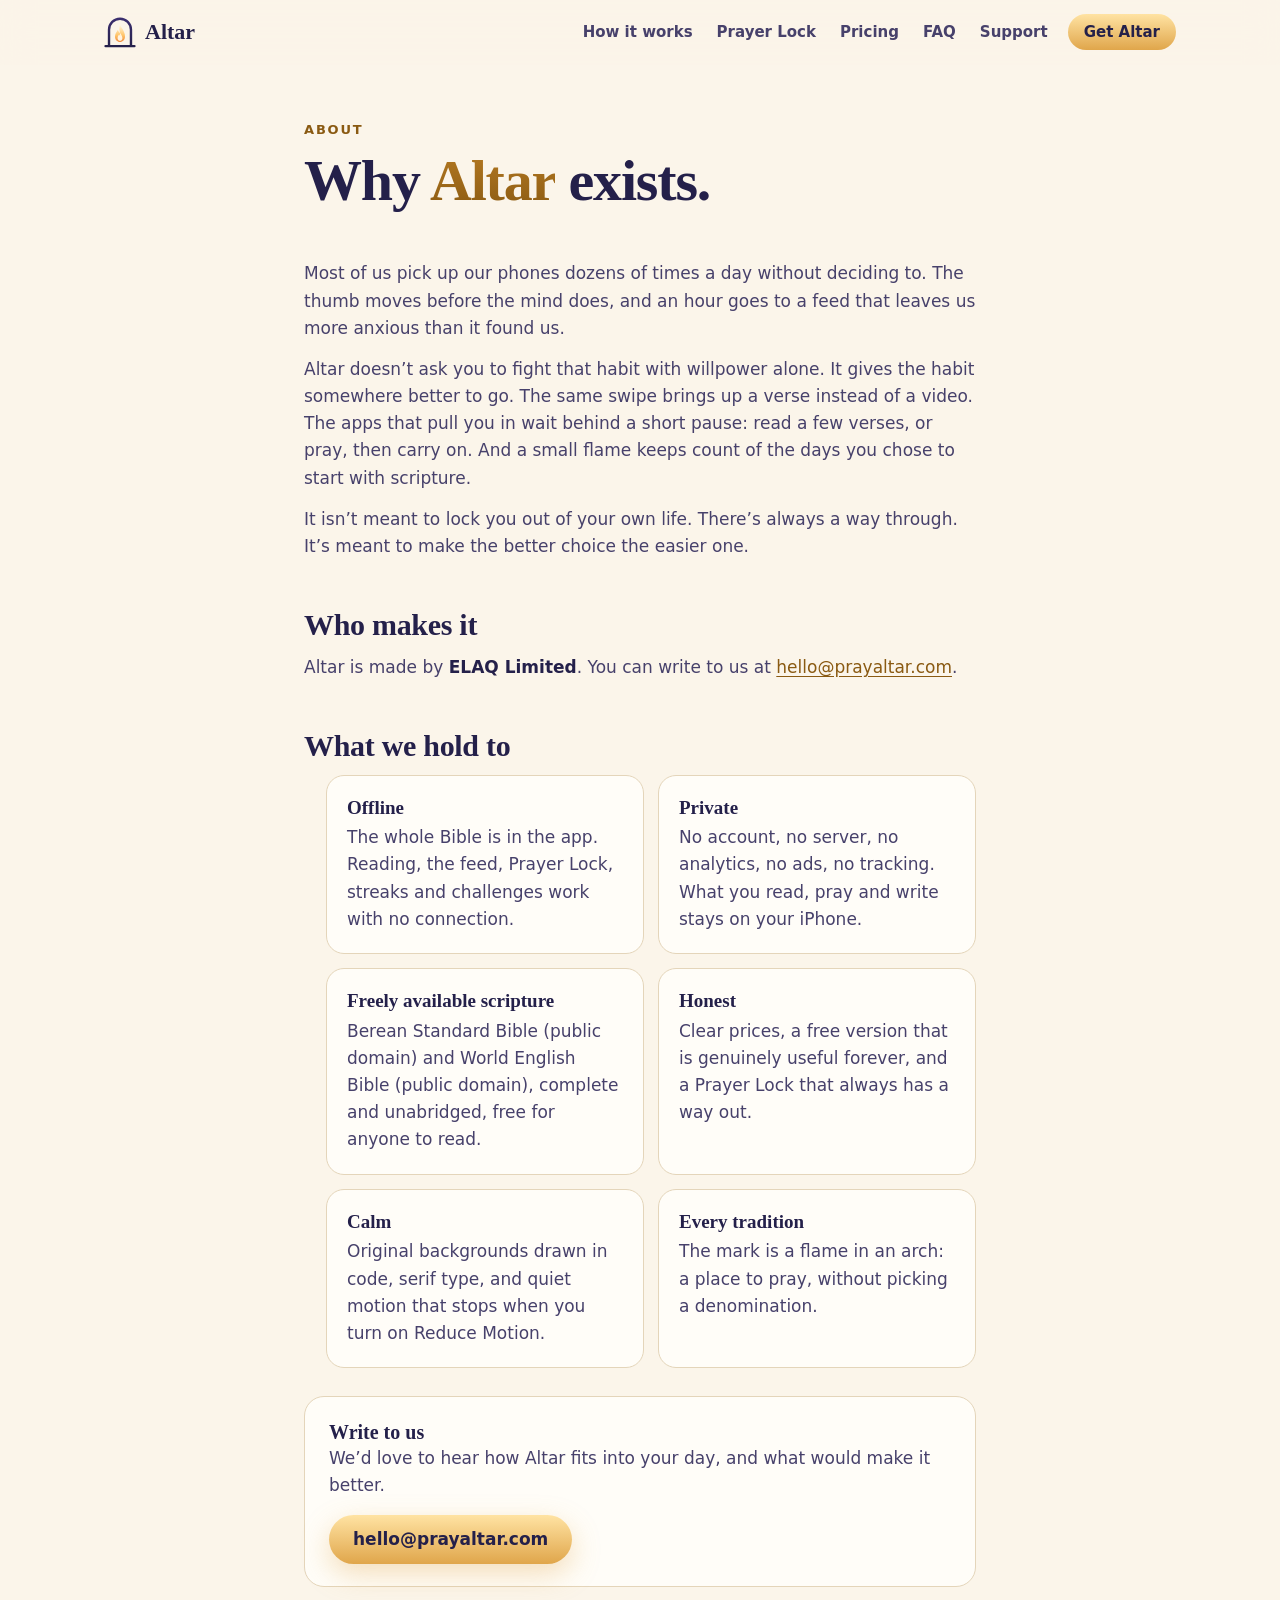
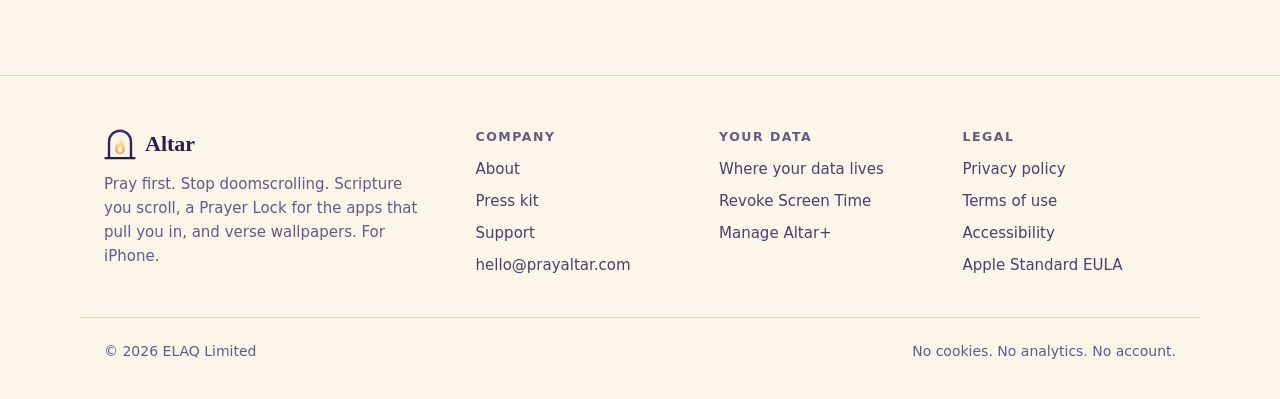
<file: about.html>
<!doctype html>
<html lang="en">
<head>
<meta charset="utf-8">
<meta name="viewport" content="width=device-width,initial-scale=1,viewport-fit=cover">
<title>About — PrayAltar</title>
<meta name="description" content="Why Altar exists, who makes it, and what it holds to: offline, private, freely available scripture.">
<link rel="canonical" href="https://prayaltar.com/about">
<meta name="color-scheme" content="light dark">
<meta name="theme-color" content="#FBF5EA" media="(prefers-color-scheme: light)">
<meta name="theme-color" content="#14152E" media="(prefers-color-scheme: dark)">
<meta property="og:type" content="website">
<meta property="og:site_name" content="Altar">
<meta property="og:url" content="https://prayaltar.com/about">
<meta property="og:title" content="About — PrayAltar">
<meta property="og:description" content="Why Altar exists, who makes it, and what it holds to: offline, private, freely available scripture.">
<meta property="og:image" content="https://prayaltar.com/og.png">
<meta property="og:image:width" content="1200">
<meta property="og:image:height" content="630">
<meta property="og:image:alt" content="The Altar mark, a flame inside an arch, beside the words: Pray first. Stop doomscrolling.">
<meta name="twitter:card" content="summary_large_image">
<meta name="twitter:title" content="About — PrayAltar">
<meta name="twitter:description" content="Why Altar exists, who makes it, and what it holds to: offline, private, freely available scripture.">
<meta name="twitter:image" content="https://prayaltar.com/og.png">
<meta name="twitter:image:alt" content="The Altar mark, a flame inside an arch, beside the words: Pray first. Stop doomscrolling.">
<link rel="icon" href="/favicon.png" type="image/png">
<link rel="apple-touch-icon" href="/icon.png">
<link rel="stylesheet" href="/assets/site.css?v=3">
<script src="/assets/site.js?v=2" defer></script>
</head>
<body>
<svg class="sr" width="0" height="0" aria-hidden="true" focusable="false">
  <defs>
    <linearGradient id="arch-grad" x1="0" y1="268" x2="0" y2="816" gradientUnits="userSpaceOnUse"><stop offset="0" style="stop-color:var(--arch1)"/><stop offset="1" style="stop-color:var(--arch2)"/></linearGradient>
    <linearGradient id="gold-grad" x1="0" y1="268" x2="0" y2="816" gradientUnits="userSpaceOnUse"><stop offset="0" stop-color="#FFE3A3"/><stop offset="1" stop-color="#E0A64B"/></linearGradient>
    <linearGradient id="flame-grad" x1="0" y1="392" x2="0" y2="712" gradientUnits="userSpaceOnUse"><stop offset="0" stop-color="#FFF6DC"/><stop offset=".6" stop-color="#FFC56B"/><stop offset="1" stop-color="#F08A3C"/></linearGradient>
    <g id="altar-flame" transform="translate(0,-26)"><path d="M512,384 C548,452 608,516 608,612 C608,668 566,712 512,712 C458,712 416,668 416,612 C416,556 446,522 472,478 C482,512 494,530 514,540 C500,494 492,440 512,384 Z" fill="url(#flame-grad)"/><path d="M514,540 C540,580 558,604 558,640 C558,668 538,690 512,690 C486,690 466,668 466,640 C466,612 482,592 494,572 C500,586 506,592 516,596 C510,578 508,560 514,540 Z" fill="#FFFBEF" opacity=".9"/></g>
    <g id="altar-mark"><path transform="translate(0,-26)" d="M302,792 V478 A210,210 0 0 1 722,478 V792 M236,792 H788" fill="none" stroke="url(#arch-grad)" stroke-width="46" stroke-linecap="round" stroke-linejoin="round"/><use href="#altar-flame"/></g>
    <g id="altar-mark-gold"><path transform="translate(0,-26)" d="M302,792 V478 A210,210 0 0 1 722,478 V792 M236,792 H788" fill="none" stroke="url(#gold-grad)" stroke-width="46" stroke-linecap="round" stroke-linejoin="round"/><use href="#altar-flame"/></g>
  </defs>
</svg>
<a class="skip" href="#main">Skip to content</a>
<header class="nav" id="nav">
  <div class="wrap nav-in">
    <a class="brand" href="/" aria-label="Altar home"><svg class="mark" viewBox="206 190 612 612" aria-hidden="true"><use href="#altar-mark"/></svg><span>Altar</span></a>
    <nav class="links" aria-label="Sections">
      <a href="/#how">How it works</a>
      <a href="/#prayer-lock">Prayer Lock</a>
      <a href="/#pricing">Pricing</a>
      <a href="/#faq">FAQ</a>
      <a href="/support">Support</a>
    </nav>
    <a class="pill small" href="/get/?ct=site-about">Get Altar</a>
  </div>
</header>
<main id="main">
<section class="page-hero wrap narrow">
  <p class="eyebrow">About</p>
  <h1>Why <span class="gold-text">Altar</span> exists.</h1>
</section>
<article class="doc wrap narrow">
<p>Most of us pick up our phones dozens of times a day without deciding to. The thumb moves before the mind does, and an hour goes to a feed that leaves us more anxious than it found us.</p>
<p>Altar doesn’t ask you to fight that habit with willpower alone. It gives the habit somewhere better to go. The same swipe brings up a verse instead of a video. The apps that pull you in wait behind a short pause: read a few verses, or pray, then carry on. And a small flame keeps count of the days you chose to start with scripture.</p>
<p>It isn’t meant to lock you out of your own life. There’s always a way through. It’s meant to make the better choice the easier one.</p>

<h2>Who makes it</h2>
<p>Altar is made by <strong>ELAQ Limited</strong>. You can write to us at <a href="mailto:hello@prayaltar.com">hello@prayaltar.com</a>.</p>

<h2>What we hold to</h2>
<ul class="principles">
  <li><b>Offline</b>The whole Bible is in the app. Reading, the feed, Prayer Lock, streaks and challenges work with no connection.</li>
  <li><b>Private</b>No account, no server, no analytics, no ads, no tracking. What you read, pray and write stays on your iPhone.</li>
  <li><b>Freely available scripture</b>Berean Standard Bible (public domain) and World English Bible (public domain), complete and unabridged, free for anyone to read.</li>
  <li><b>Honest</b>Clear prices, a free version that is genuinely useful forever, and a Prayer Lock that always has a way out.</li>
  <li><b>Calm</b>Original backgrounds drawn in code, serif type, and quiet motion that stops when you turn on Reduce Motion.</li>
  <li><b>Every tradition</b>The mark is a flame in an arch: a place to pray, without picking a denomination.</li>
</ul>
<div class="contact-card">
  <div><strong>Write to us</strong><p>We’d love to hear how Altar fits into your day, and what would make it better.</p></div>
  <a class="pill" href="mailto:hello@prayaltar.com">hello@prayaltar.com</a>
</div>
</article>
</main>
<footer class="foot">
  <div class="wrap foot-grid">
    <div class="foot-brand">
      <a class="brand" href="/"><svg class="mark" viewBox="206 190 612 612" aria-hidden="true"><use href="#altar-mark"/></svg><span>Altar</span></a>
      <p>Pray first. Stop doomscrolling. Scripture you scroll, a Prayer Lock for the apps that pull you in, and verse wallpapers. For iPhone.</p>
    </div>
    <nav aria-label="Company"><h2>Company</h2><a href="/about">About</a><a href="/press">Press kit</a><a href="/support">Support</a><a href="mailto:hello@prayaltar.com">hello@prayaltar.com</a></nav>
    <nav aria-label="Your data"><h2>Your data</h2><a href="/data">Where your data lives</a><a href="/data#screen-time">Revoke Screen Time</a><a href="/data#subscriptions">Manage Altar+</a></nav>
    <nav aria-label="Legal"><h2>Legal</h2><a href="/privacy">Privacy policy</a><a href="/terms">Terms of use</a><a href="/accessibility">Accessibility</a><a href="https://www.apple.com/legal/internet-services/itunes/dev/stdeula/">Apple Standard EULA</a></nav>
  </div>
  <div class="wrap foot-base"><p>© 2026 ELAQ Limited</p><p>No cookies. No analytics. No account.</p></div>
</footer>
</body>
</html>
</file>
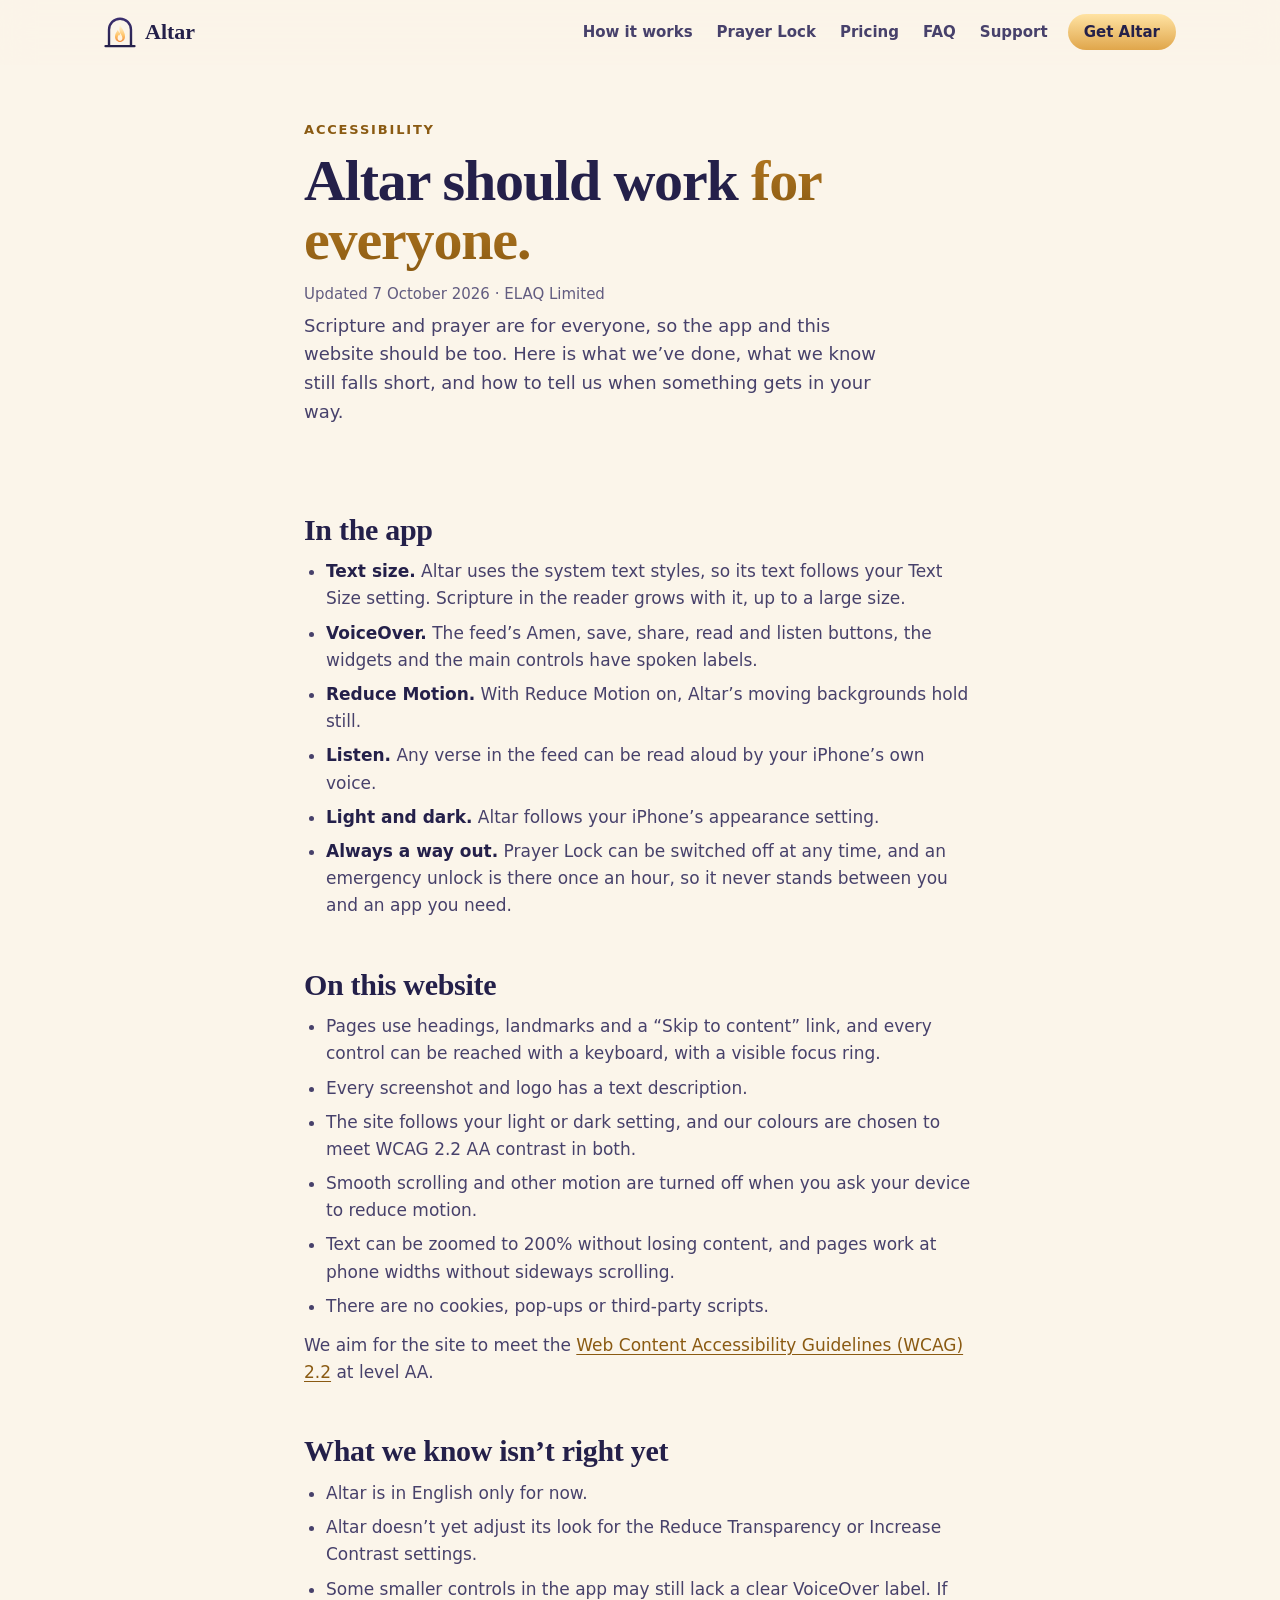
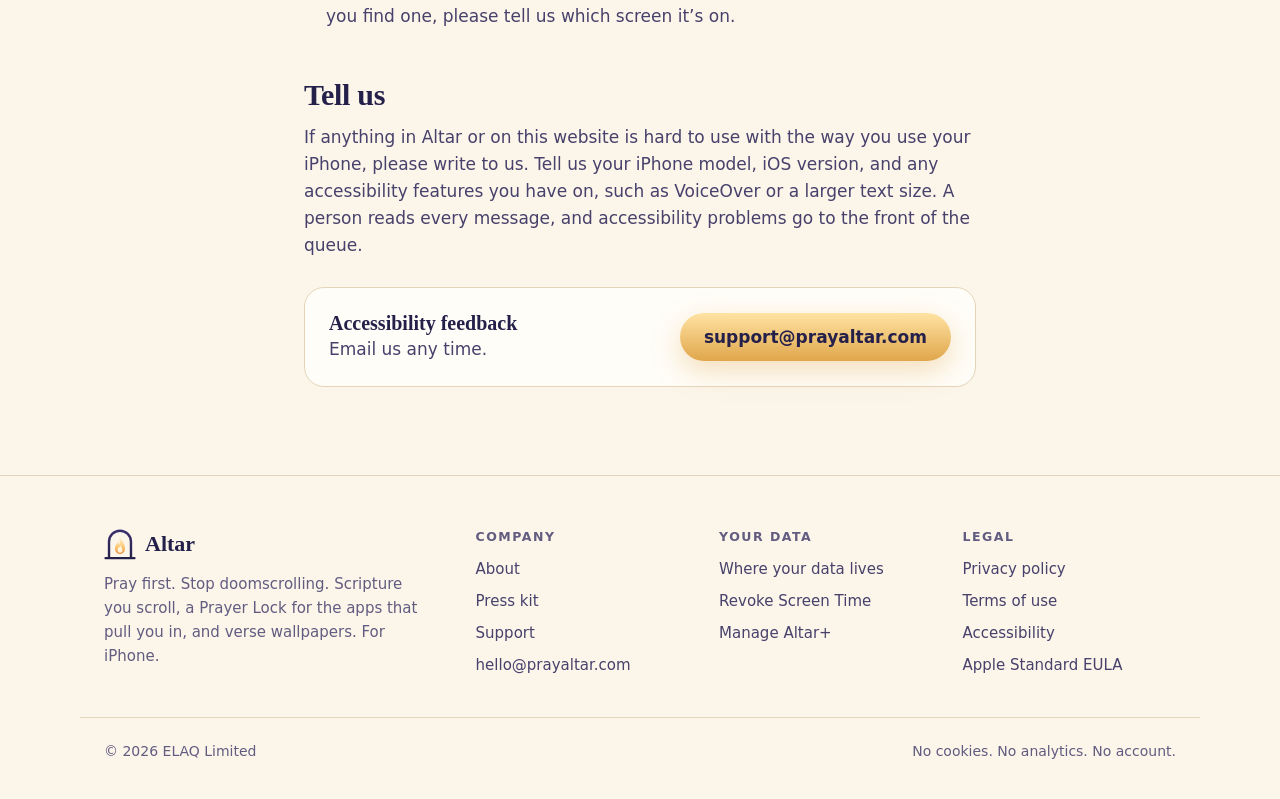
<file: accessibility.html>
<!doctype html>
<html lang="en">
<head>
<meta charset="utf-8">
<meta name="viewport" content="width=device-width,initial-scale=1,viewport-fit=cover">
<title>Accessibility — PrayAltar</title>
<meta name="description" content="How Altar supports text size, VoiceOver and Reduce Motion, how this website aims for WCAG 2.2 AA, what still falls short, and how to send feedback.">
<link rel="canonical" href="https://prayaltar.com/accessibility">
<meta name="color-scheme" content="light dark">
<meta name="theme-color" content="#FBF5EA" media="(prefers-color-scheme: light)">
<meta name="theme-color" content="#14152E" media="(prefers-color-scheme: dark)">
<meta property="og:type" content="website">
<meta property="og:site_name" content="Altar">
<meta property="og:url" content="https://prayaltar.com/accessibility">
<meta property="og:title" content="Accessibility — PrayAltar">
<meta property="og:description" content="How Altar supports text size, VoiceOver and Reduce Motion, how this website aims for WCAG 2.2 AA, what still falls short, and how to send feedback.">
<meta property="og:image" content="https://prayaltar.com/og.png">
<meta property="og:image:width" content="1200">
<meta property="og:image:height" content="630">
<meta property="og:image:alt" content="The Altar mark, a flame inside an arch, beside the words: Pray first. Stop doomscrolling.">
<meta name="twitter:card" content="summary_large_image">
<meta name="twitter:title" content="Accessibility — PrayAltar">
<meta name="twitter:description" content="How Altar supports text size, VoiceOver and Reduce Motion, how this website aims for WCAG 2.2 AA, what still falls short, and how to send feedback.">
<meta name="twitter:image" content="https://prayaltar.com/og.png">
<meta name="twitter:image:alt" content="The Altar mark, a flame inside an arch, beside the words: Pray first. Stop doomscrolling.">
<link rel="icon" href="/favicon.png" type="image/png">
<link rel="apple-touch-icon" href="/icon.png">
<link rel="stylesheet" href="/assets/site.css?v=3">
<script src="/assets/site.js?v=2" defer></script>
</head>
<body>
<svg class="sr" width="0" height="0" aria-hidden="true" focusable="false">
  <defs>
    <linearGradient id="arch-grad" x1="0" y1="268" x2="0" y2="816" gradientUnits="userSpaceOnUse"><stop offset="0" style="stop-color:var(--arch1)"/><stop offset="1" style="stop-color:var(--arch2)"/></linearGradient>
    <linearGradient id="gold-grad" x1="0" y1="268" x2="0" y2="816" gradientUnits="userSpaceOnUse"><stop offset="0" stop-color="#FFE3A3"/><stop offset="1" stop-color="#E0A64B"/></linearGradient>
    <linearGradient id="flame-grad" x1="0" y1="392" x2="0" y2="712" gradientUnits="userSpaceOnUse"><stop offset="0" stop-color="#FFF6DC"/><stop offset=".6" stop-color="#FFC56B"/><stop offset="1" stop-color="#F08A3C"/></linearGradient>
    <g id="altar-flame" transform="translate(0,-26)"><path d="M512,384 C548,452 608,516 608,612 C608,668 566,712 512,712 C458,712 416,668 416,612 C416,556 446,522 472,478 C482,512 494,530 514,540 C500,494 492,440 512,384 Z" fill="url(#flame-grad)"/><path d="M514,540 C540,580 558,604 558,640 C558,668 538,690 512,690 C486,690 466,668 466,640 C466,612 482,592 494,572 C500,586 506,592 516,596 C510,578 508,560 514,540 Z" fill="#FFFBEF" opacity=".9"/></g>
    <g id="altar-mark"><path transform="translate(0,-26)" d="M302,792 V478 A210,210 0 0 1 722,478 V792 M236,792 H788" fill="none" stroke="url(#arch-grad)" stroke-width="46" stroke-linecap="round" stroke-linejoin="round"/><use href="#altar-flame"/></g>
    <g id="altar-mark-gold"><path transform="translate(0,-26)" d="M302,792 V478 A210,210 0 0 1 722,478 V792 M236,792 H788" fill="none" stroke="url(#gold-grad)" stroke-width="46" stroke-linecap="round" stroke-linejoin="round"/><use href="#altar-flame"/></g>
  </defs>
</svg>
<a class="skip" href="#main">Skip to content</a>
<header class="nav" id="nav">
  <div class="wrap nav-in">
    <a class="brand" href="/" aria-label="Altar home"><svg class="mark" viewBox="206 190 612 612" aria-hidden="true"><use href="#altar-mark"/></svg><span>Altar</span></a>
    <nav class="links" aria-label="Sections">
      <a href="/#how">How it works</a>
      <a href="/#prayer-lock">Prayer Lock</a>
      <a href="/#pricing">Pricing</a>
      <a href="/#faq">FAQ</a>
      <a href="/support">Support</a>
    </nav>
    <a class="pill small" href="/get/?ct=site-accessibility">Get Altar</a>
  </div>
</header>
<main id="main">
<section class="page-hero wrap narrow">
  <p class="eyebrow">Accessibility</p>
  <h1>Altar should work <span class="gold-text">for everyone.</span></h1>
  <p class="meta">Updated 7 October 2026 · ELAQ Limited</p>
  <p class="sub">Scripture and prayer are for everyone, so the app and this website should be too. Here is what we’ve done, what we know still falls short, and how to tell us when something gets in your way.</p>
</section>
<article class="doc wrap narrow">

<h2 id="app">In the app</h2>
<ul>
<li><strong>Text size.</strong> Altar uses the system text styles, so its text follows your Text Size setting. Scripture in the reader grows with it, up to a large size.</li>
<li><strong>VoiceOver.</strong> The feed’s Amen, save, share, read and listen buttons, the widgets and the main controls have spoken labels.</li>
<li><strong>Reduce Motion.</strong> With Reduce Motion on, Altar’s moving backgrounds hold still.</li>
<li><strong>Listen.</strong> Any verse in the feed can be read aloud by your iPhone’s own voice.</li>
<li><strong>Light and dark.</strong> Altar follows your iPhone’s appearance setting.</li>
<li><strong>Always a way out.</strong> Prayer Lock can be switched off at any time, and an emergency unlock is there once an hour, so it never stands between you and an app you need.</li>
</ul>

<h2 id="website">On this website</h2>
<ul>
<li>Pages use headings, landmarks and a “Skip to content” link, and every control can be reached with a keyboard, with a visible focus ring.</li>
<li>Every screenshot and logo has a text description.</li>
<li>The site follows your light or dark setting, and our colours are chosen to meet WCAG 2.2 AA contrast in both.</li>
<li>Smooth scrolling and other motion are turned off when you ask your device to reduce motion.</li>
<li>Text can be zoomed to 200% without losing content, and pages work at phone widths without sideways scrolling.</li>
<li>There are no cookies, pop-ups or third-party scripts.</li>
</ul>
<p>We aim for the site to meet the <a href="https://www.w3.org/TR/WCAG22/">Web Content Accessibility Guidelines (WCAG) 2.2</a> at level AA.</p>

<h2 id="limits">What we know isn’t right yet</h2>
<ul>
<li>Altar is in English only for now.</li>
<li>Altar doesn’t yet adjust its look for the Reduce Transparency or Increase Contrast settings.</li>
<li>Some smaller controls in the app may still lack a clear VoiceOver label. If you find one, please tell us which screen it’s on.</li>
</ul>

<h2 id="feedback">Tell us</h2>
<p>If anything in Altar or on this website is hard to use with the way you use your iPhone, please write to us. Tell us your iPhone model, iOS version, and any accessibility features you have on, such as VoiceOver or a larger text size. A person reads every message, and accessibility problems go to the front of the queue.</p>
<div class="contact-card">
  <div><strong>Accessibility feedback</strong><p>Email us any time.</p></div>
  <a class="pill" href="mailto:support@prayaltar.com?subject=Accessibility">support@prayaltar.com</a>
</div>
</article>
</main>
<footer class="foot">
  <div class="wrap foot-grid">
    <div class="foot-brand">
      <a class="brand" href="/"><svg class="mark" viewBox="206 190 612 612" aria-hidden="true"><use href="#altar-mark"/></svg><span>Altar</span></a>
      <p>Pray first. Stop doomscrolling. Scripture you scroll, a Prayer Lock for the apps that pull you in, and verse wallpapers. For iPhone.</p>
    </div>
    <nav aria-label="Company"><h2>Company</h2><a href="/about">About</a><a href="/press">Press kit</a><a href="/support">Support</a><a href="mailto:hello@prayaltar.com">hello@prayaltar.com</a></nav>
    <nav aria-label="Your data"><h2>Your data</h2><a href="/data">Where your data lives</a><a href="/data#screen-time">Revoke Screen Time</a><a href="/data#subscriptions">Manage Altar+</a></nav>
    <nav aria-label="Legal"><h2>Legal</h2><a href="/privacy">Privacy policy</a><a href="/terms">Terms of use</a><a href="/accessibility">Accessibility</a><a href="https://www.apple.com/legal/internet-services/itunes/dev/stdeula/">Apple Standard EULA</a></nav>
  </div>
  <div class="wrap foot-base"><p>© 2026 ELAQ Limited</p><p>No cookies. No analytics. No account.</p></div>
</footer>
</body>
</html>
</file>
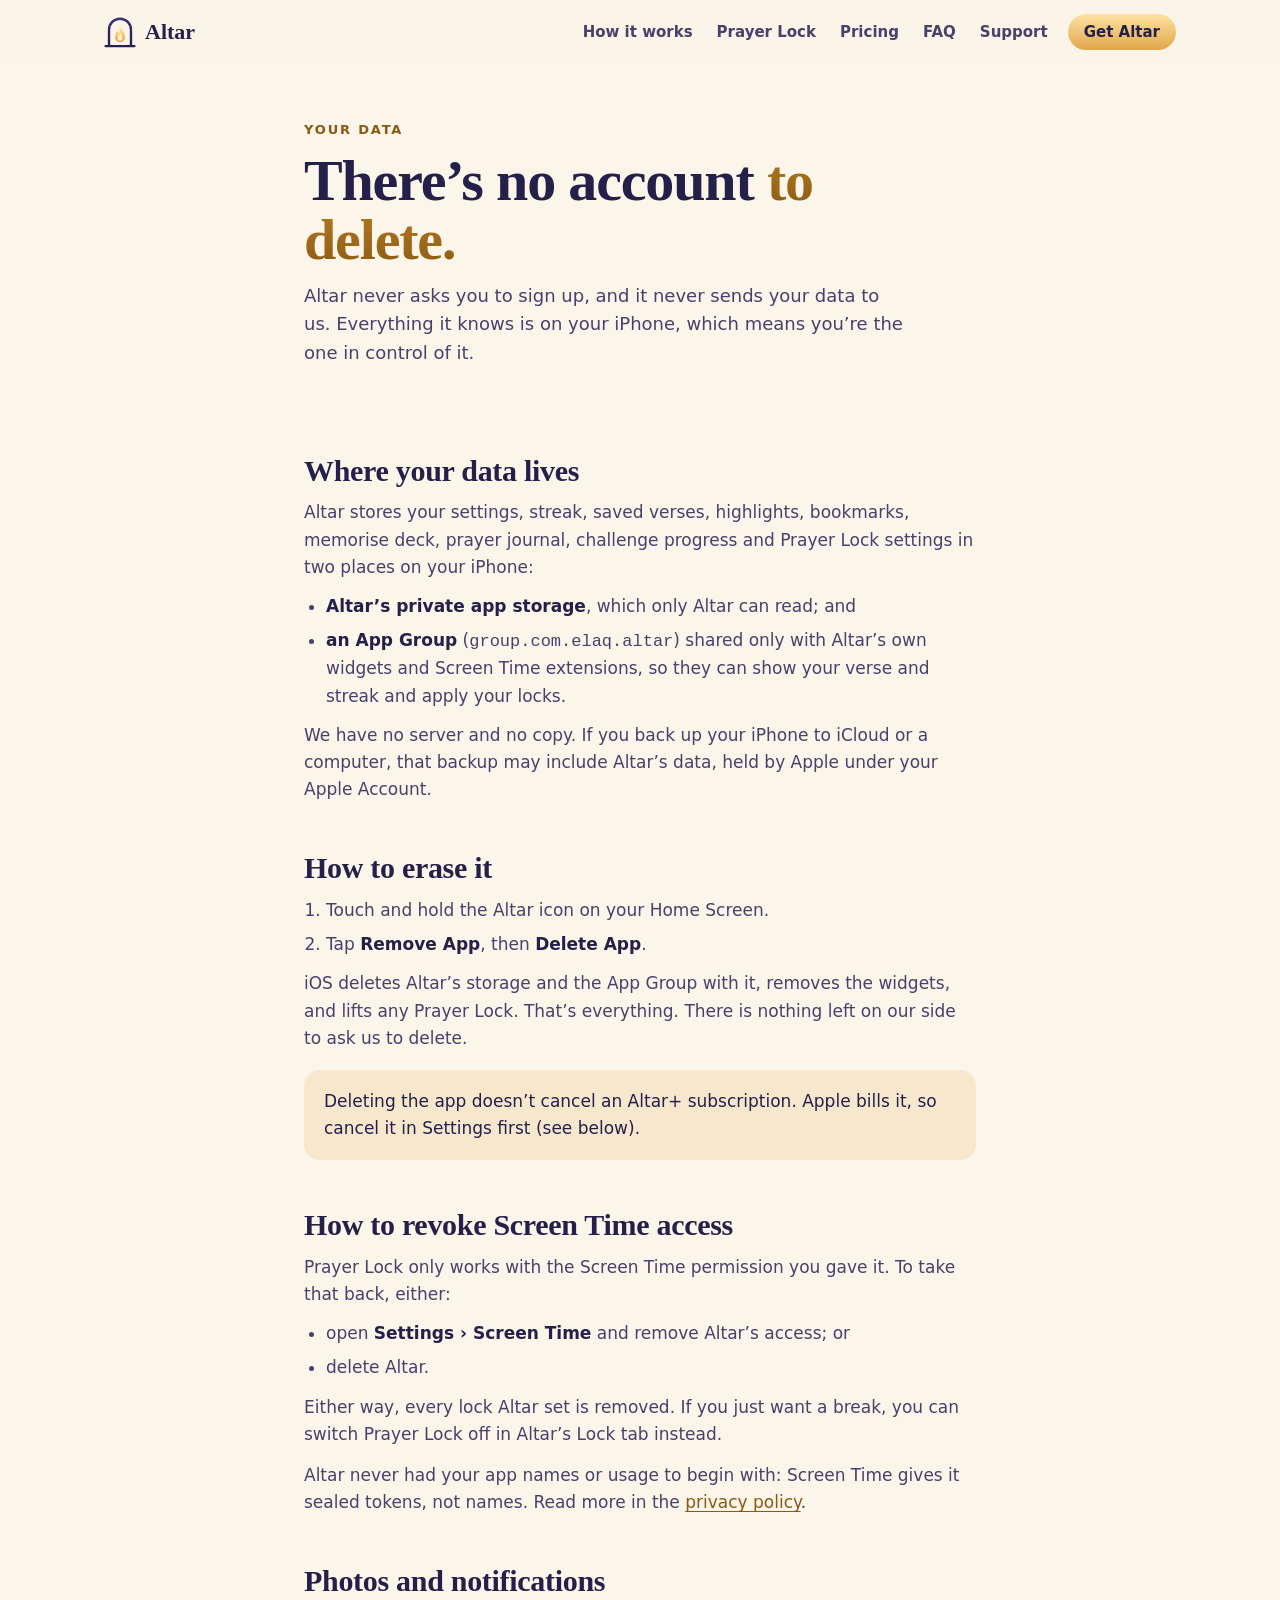
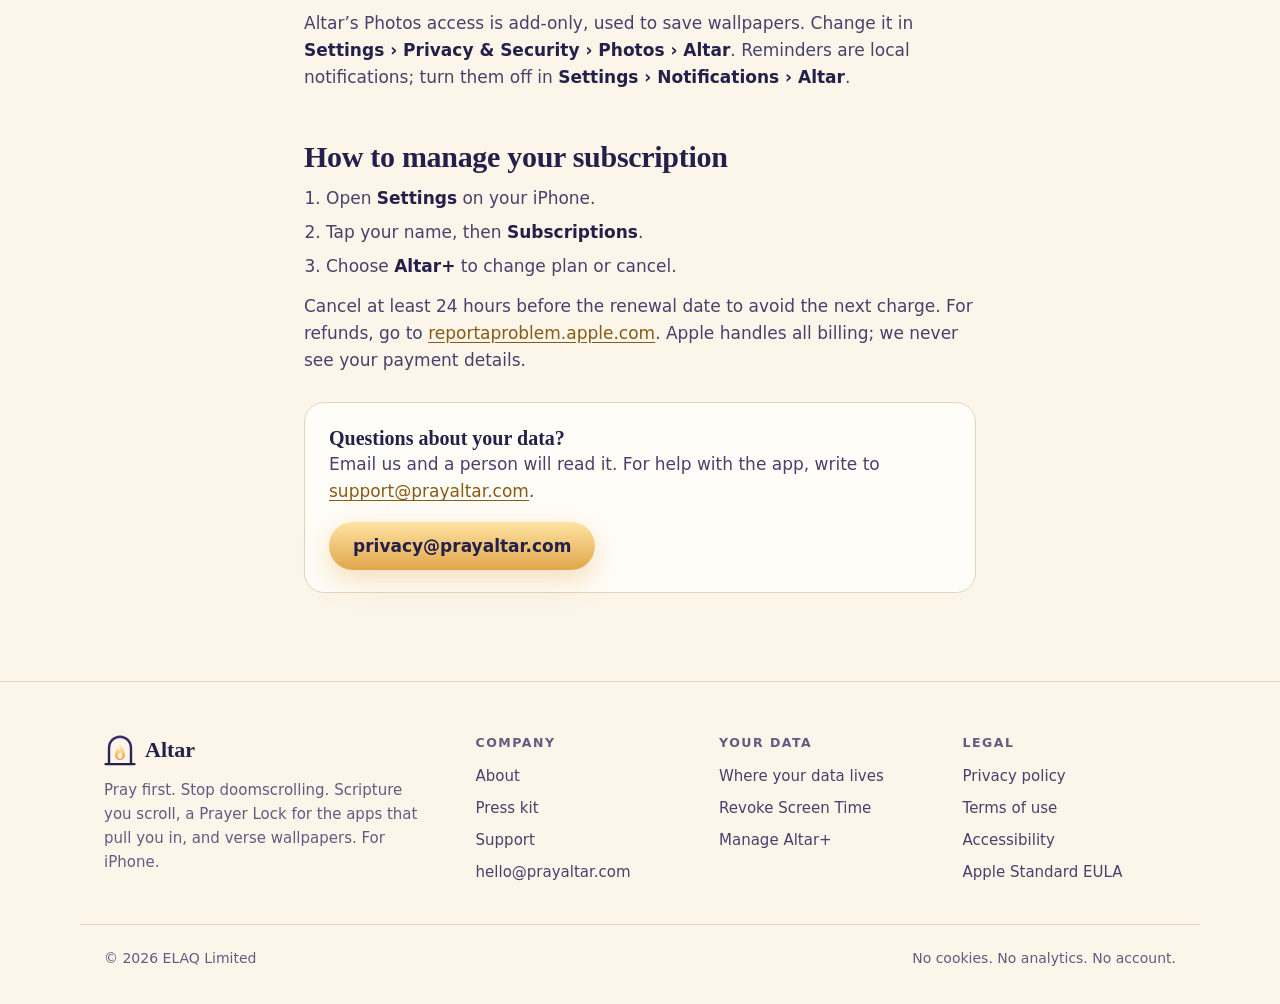
<file: data.html>
<!doctype html>
<html lang="en">
<head>
<meta charset="utf-8">
<meta name="viewport" content="width=device-width,initial-scale=1,viewport-fit=cover">
<title>Your data — PrayAltar</title>
<meta name="description" content="Altar has no account and no server. Here is where your data lives on your iPhone, how to erase it, how to revoke Screen Time access, and how to manage Altar+.">
<link rel="canonical" href="https://prayaltar.com/data">
<meta name="color-scheme" content="light dark">
<meta name="theme-color" content="#FBF5EA" media="(prefers-color-scheme: light)">
<meta name="theme-color" content="#14152E" media="(prefers-color-scheme: dark)">
<meta property="og:type" content="website">
<meta property="og:site_name" content="Altar">
<meta property="og:url" content="https://prayaltar.com/data">
<meta property="og:title" content="Your data — PrayAltar">
<meta property="og:description" content="Altar has no account and no server. Here is where your data lives on your iPhone, how to erase it, how to revoke Screen Time access, and how to manage Altar+.">
<meta property="og:image" content="https://prayaltar.com/og.png">
<meta property="og:image:width" content="1200">
<meta property="og:image:height" content="630">
<meta property="og:image:alt" content="The Altar mark, a flame inside an arch, beside the words: Pray first. Stop doomscrolling.">
<meta name="twitter:card" content="summary_large_image">
<meta name="twitter:title" content="Your data — PrayAltar">
<meta name="twitter:description" content="Altar has no account and no server. Here is where your data lives on your iPhone, how to erase it, how to revoke Screen Time access, and how to manage Altar+.">
<meta name="twitter:image" content="https://prayaltar.com/og.png">
<meta name="twitter:image:alt" content="The Altar mark, a flame inside an arch, beside the words: Pray first. Stop doomscrolling.">
<link rel="icon" href="/favicon.png" type="image/png">
<link rel="apple-touch-icon" href="/icon.png">
<link rel="stylesheet" href="/assets/site.css?v=3">
<script src="/assets/site.js?v=2" defer></script>
</head>
<body>
<svg class="sr" width="0" height="0" aria-hidden="true" focusable="false">
  <defs>
    <linearGradient id="arch-grad" x1="0" y1="268" x2="0" y2="816" gradientUnits="userSpaceOnUse"><stop offset="0" style="stop-color:var(--arch1)"/><stop offset="1" style="stop-color:var(--arch2)"/></linearGradient>
    <linearGradient id="gold-grad" x1="0" y1="268" x2="0" y2="816" gradientUnits="userSpaceOnUse"><stop offset="0" stop-color="#FFE3A3"/><stop offset="1" stop-color="#E0A64B"/></linearGradient>
    <linearGradient id="flame-grad" x1="0" y1="392" x2="0" y2="712" gradientUnits="userSpaceOnUse"><stop offset="0" stop-color="#FFF6DC"/><stop offset=".6" stop-color="#FFC56B"/><stop offset="1" stop-color="#F08A3C"/></linearGradient>
    <g id="altar-flame" transform="translate(0,-26)"><path d="M512,384 C548,452 608,516 608,612 C608,668 566,712 512,712 C458,712 416,668 416,612 C416,556 446,522 472,478 C482,512 494,530 514,540 C500,494 492,440 512,384 Z" fill="url(#flame-grad)"/><path d="M514,540 C540,580 558,604 558,640 C558,668 538,690 512,690 C486,690 466,668 466,640 C466,612 482,592 494,572 C500,586 506,592 516,596 C510,578 508,560 514,540 Z" fill="#FFFBEF" opacity=".9"/></g>
    <g id="altar-mark"><path transform="translate(0,-26)" d="M302,792 V478 A210,210 0 0 1 722,478 V792 M236,792 H788" fill="none" stroke="url(#arch-grad)" stroke-width="46" stroke-linecap="round" stroke-linejoin="round"/><use href="#altar-flame"/></g>
    <g id="altar-mark-gold"><path transform="translate(0,-26)" d="M302,792 V478 A210,210 0 0 1 722,478 V792 M236,792 H788" fill="none" stroke="url(#gold-grad)" stroke-width="46" stroke-linecap="round" stroke-linejoin="round"/><use href="#altar-flame"/></g>
  </defs>
</svg>
<a class="skip" href="#main">Skip to content</a>
<header class="nav" id="nav">
  <div class="wrap nav-in">
    <a class="brand" href="/" aria-label="Altar home"><svg class="mark" viewBox="206 190 612 612" aria-hidden="true"><use href="#altar-mark"/></svg><span>Altar</span></a>
    <nav class="links" aria-label="Sections">
      <a href="/#how">How it works</a>
      <a href="/#prayer-lock">Prayer Lock</a>
      <a href="/#pricing">Pricing</a>
      <a href="/#faq">FAQ</a>
      <a href="/support">Support</a>
    </nav>
    <a class="pill small" href="/get/?ct=site-data">Get Altar</a>
  </div>
</header>
<main id="main">
<section class="page-hero wrap narrow">
  <p class="eyebrow">Your data</p>
  <h1>There’s no account <span class="gold-text">to delete.</span></h1>
  <p class="sub">Altar never asks you to sign up, and it never sends your data to us. Everything it knows is on your iPhone, which means you’re the one in control of it.</p>
</section>
<article class="doc wrap narrow">

<h2 id="where">Where your data lives</h2>
<p>Altar stores your settings, streak, saved verses, highlights, bookmarks, memorise deck, prayer journal, challenge progress and Prayer Lock settings in two places on your iPhone:</p>
<ul>
<li><strong>Altar’s private app storage</strong>, which only Altar can read; and</li>
<li><strong>an App Group</strong> (<code>group.com.elaq.altar</code>) shared only with Altar’s own widgets and Screen Time extensions, so they can show your verse and streak and apply your locks.</li>
</ul>
<p>We have no server and no copy. If you back up your iPhone to iCloud or a computer, that backup may include Altar’s data, held by Apple under your Apple Account.</p>

<h2 id="erase">How to erase it</h2>
<ol>
<li>Touch and hold the Altar icon on your Home Screen.</li>
<li>Tap <strong>Remove App</strong>, then <strong>Delete App</strong>.</li>
</ol>
<p>iOS deletes Altar’s storage and the App Group with it, removes the widgets, and lifts any Prayer Lock. That’s everything. There is nothing left on our side to ask us to delete.</p>
<div class="callout"><p>Deleting the app doesn’t cancel an Altar+ subscription. Apple bills it, so cancel it in Settings first (see below).</p></div>

<h2 id="screen-time">How to revoke Screen Time access</h2>
<p>Prayer Lock only works with the Screen Time permission you gave it. To take that back, either:</p>
<ul>
<li>open <strong>Settings › Screen Time</strong> and remove Altar’s access; or</li>
<li>delete Altar.</li>
</ul>
<p>Either way, every lock Altar set is removed. If you just want a break, you can switch Prayer Lock off in Altar’s Lock tab instead.</p>
<p>Altar never had your app names or usage to begin with: Screen Time gives it sealed tokens, not names. Read more in the <a href="/privacy#screen-time">privacy policy</a>.</p>

<h2 id="photos">Photos and notifications</h2>
<p>Altar’s Photos access is add-only, used to save wallpapers. Change it in <strong>Settings › Privacy &amp; Security › Photos › Altar</strong>. Reminders are local notifications; turn them off in <strong>Settings › Notifications › Altar</strong>.</p>

<h2 id="subscriptions">How to manage your subscription</h2>
<ol>
<li>Open <strong>Settings</strong> on your iPhone.</li>
<li>Tap your name, then <strong>Subscriptions</strong>.</li>
<li>Choose <strong>Altar+</strong> to change plan or cancel.</li>
</ol>
<p>Cancel at least 24 hours before the renewal date to avoid the next charge. For refunds, go to <a href="https://reportaproblem.apple.com">reportaproblem.apple.com</a>. Apple handles all billing; we never see your payment details.</p>
<div class="contact-card">
  <div><strong>Questions about your data?</strong><p>Email us and a person will read it. For help with the app, write to <a href="mailto:support@prayaltar.com">support@prayaltar.com</a>.</p></div>
  <a class="pill" href="mailto:privacy@prayaltar.com">privacy@prayaltar.com</a>
</div>
</article>
</main>
<footer class="foot">
  <div class="wrap foot-grid">
    <div class="foot-brand">
      <a class="brand" href="/"><svg class="mark" viewBox="206 190 612 612" aria-hidden="true"><use href="#altar-mark"/></svg><span>Altar</span></a>
      <p>Pray first. Stop doomscrolling. Scripture you scroll, a Prayer Lock for the apps that pull you in, and verse wallpapers. For iPhone.</p>
    </div>
    <nav aria-label="Company"><h2>Company</h2><a href="/about">About</a><a href="/press">Press kit</a><a href="/support">Support</a><a href="mailto:hello@prayaltar.com">hello@prayaltar.com</a></nav>
    <nav aria-label="Your data"><h2>Your data</h2><a href="/data">Where your data lives</a><a href="/data#screen-time">Revoke Screen Time</a><a href="/data#subscriptions">Manage Altar+</a></nav>
    <nav aria-label="Legal"><h2>Legal</h2><a href="/privacy">Privacy policy</a><a href="/terms">Terms of use</a><a href="/accessibility">Accessibility</a><a href="https://www.apple.com/legal/internet-services/itunes/dev/stdeula/">Apple Standard EULA</a></nav>
  </div>
  <div class="wrap foot-base"><p>© 2026 ELAQ Limited</p><p>No cookies. No analytics. No account.</p></div>
</footer>
</body>
</html>
</file>
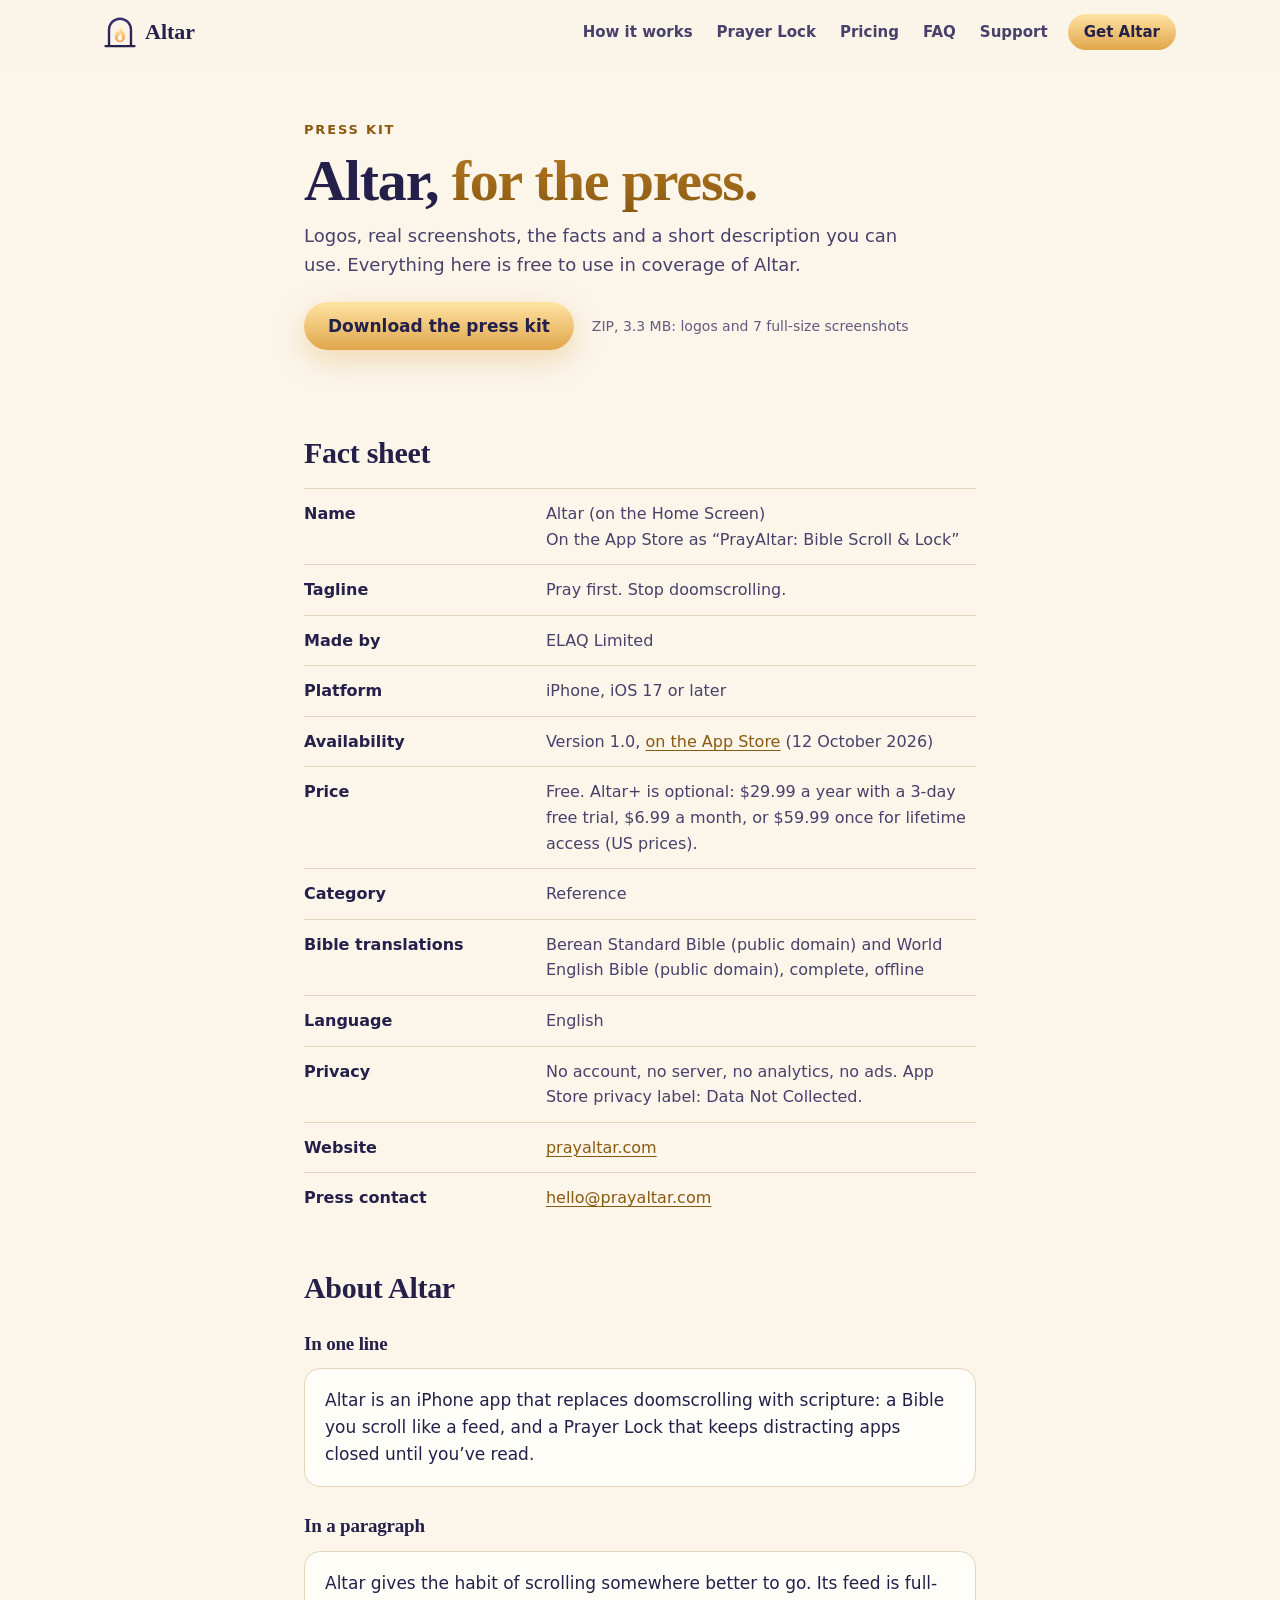
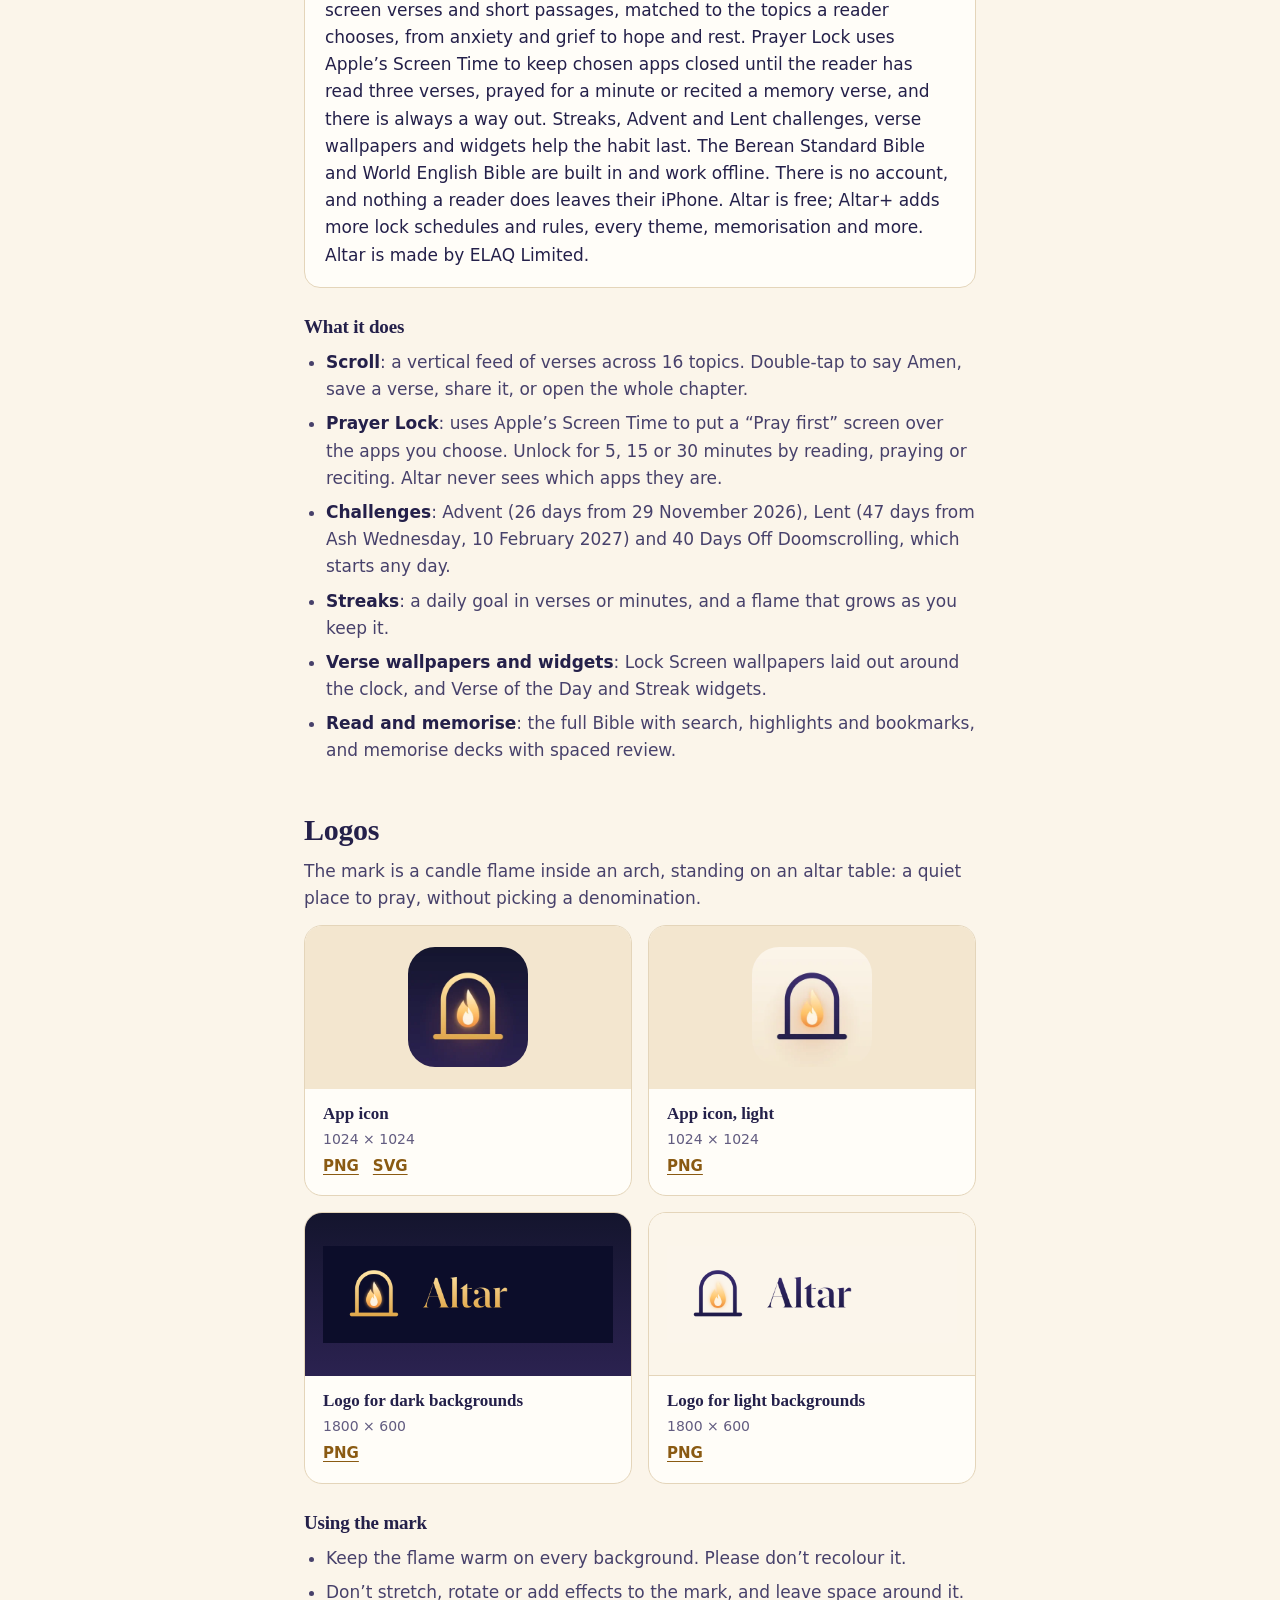
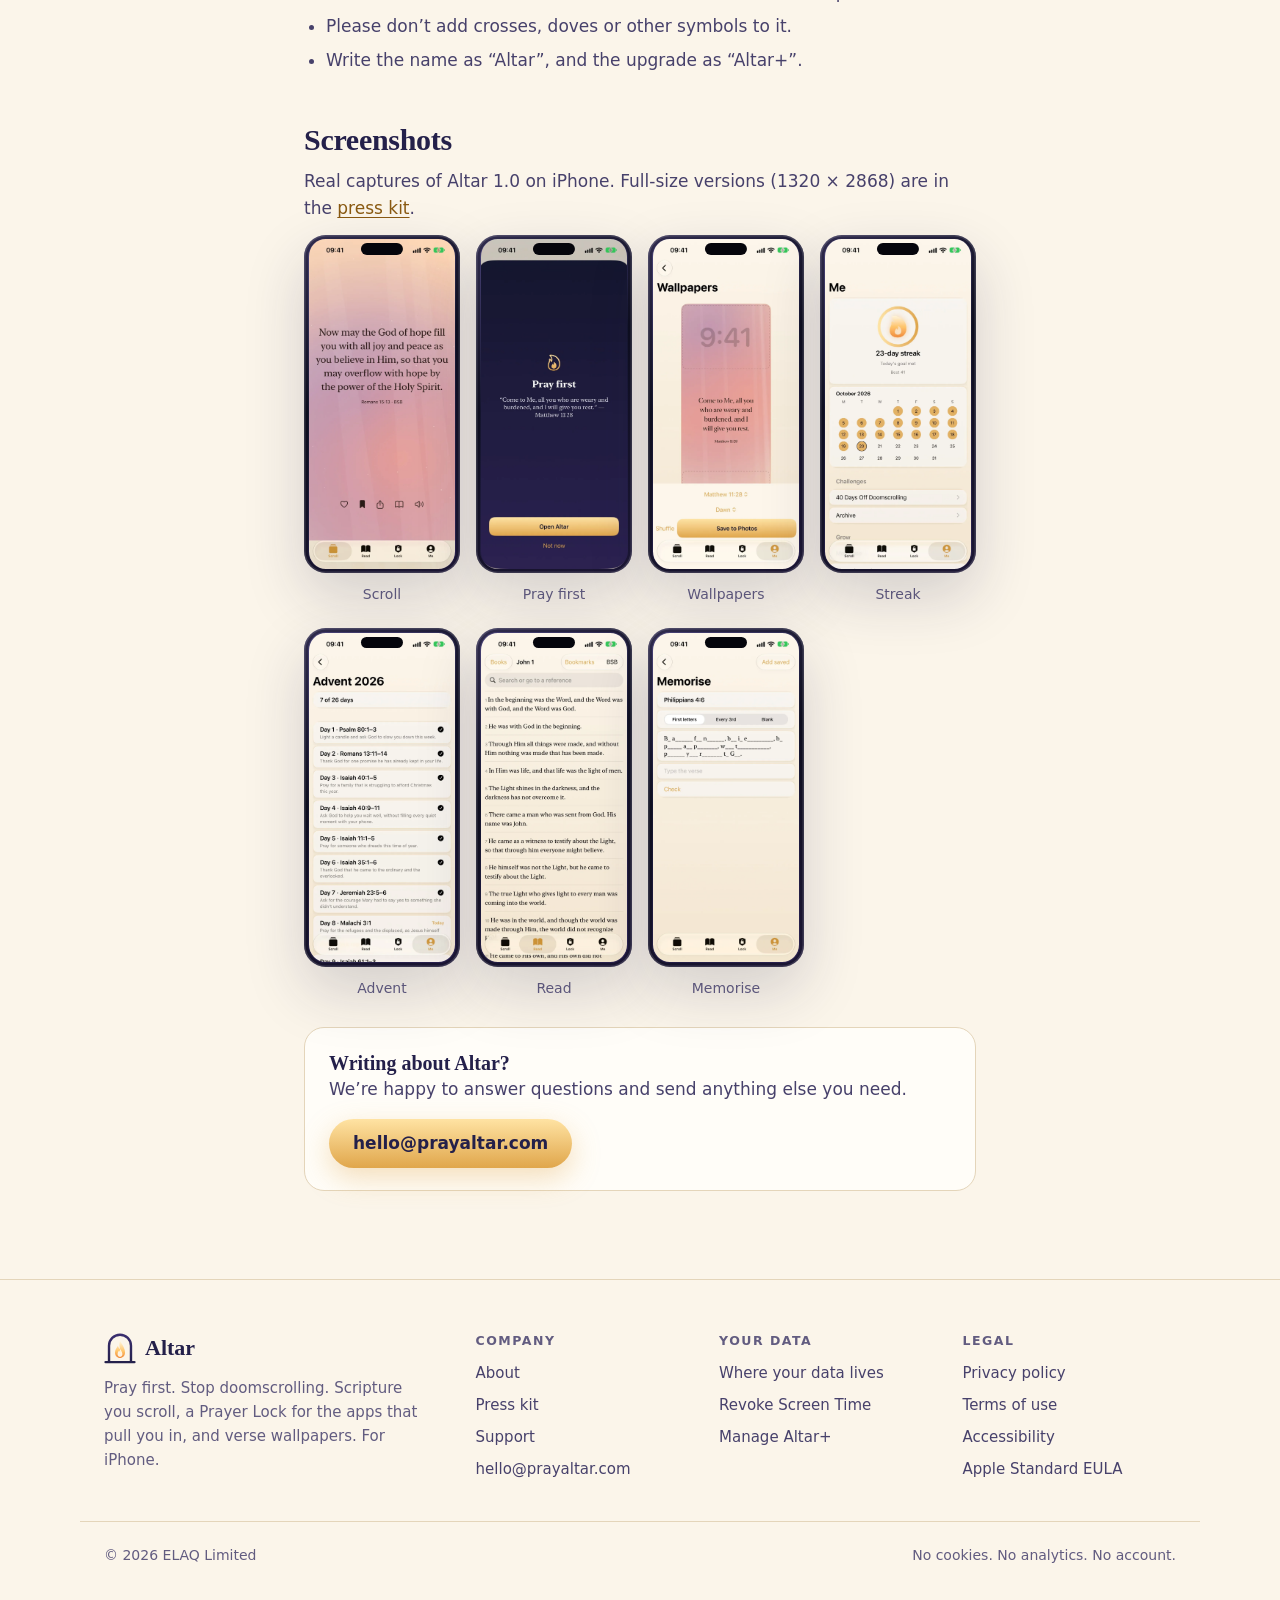
<file: press.html>
<!doctype html>
<html lang="en">
<head>
<meta charset="utf-8">
<meta name="viewport" content="width=device-width,initial-scale=1,viewport-fit=cover">
<title>Press kit — PrayAltar</title>
<meta name="description" content="Altar press kit: logos, real screenshots, a fact sheet and a ready-to-use description of the iPhone app that replaces doomscrolling with scripture.">
<link rel="canonical" href="https://prayaltar.com/press">
<meta name="color-scheme" content="light dark">
<meta name="theme-color" content="#FBF5EA" media="(prefers-color-scheme: light)">
<meta name="theme-color" content="#14152E" media="(prefers-color-scheme: dark)">
<meta property="og:type" content="website">
<meta property="og:site_name" content="Altar">
<meta property="og:url" content="https://prayaltar.com/press">
<meta property="og:title" content="Press kit — PrayAltar">
<meta property="og:description" content="Altar press kit: logos, real screenshots, a fact sheet and a ready-to-use description of the iPhone app that replaces doomscrolling with scripture.">
<meta property="og:image" content="https://prayaltar.com/og.png">
<meta property="og:image:width" content="1200">
<meta property="og:image:height" content="630">
<meta property="og:image:alt" content="The Altar mark, a flame inside an arch, beside the words: Pray first. Stop doomscrolling.">
<meta name="twitter:card" content="summary_large_image">
<meta name="twitter:title" content="Press kit — PrayAltar">
<meta name="twitter:description" content="Altar press kit: logos, real screenshots, a fact sheet and a ready-to-use description of the iPhone app that replaces doomscrolling with scripture.">
<meta name="twitter:image" content="https://prayaltar.com/og.png">
<meta name="twitter:image:alt" content="The Altar mark, a flame inside an arch, beside the words: Pray first. Stop doomscrolling.">
<link rel="icon" href="/favicon.png" type="image/png">
<link rel="apple-touch-icon" href="/icon.png">
<link rel="stylesheet" href="/assets/site.css?v=3">
<script src="/assets/site.js?v=2" defer></script>
</head>
<body>
<svg class="sr" width="0" height="0" aria-hidden="true" focusable="false">
  <defs>
    <linearGradient id="arch-grad" x1="0" y1="268" x2="0" y2="816" gradientUnits="userSpaceOnUse"><stop offset="0" style="stop-color:var(--arch1)"/><stop offset="1" style="stop-color:var(--arch2)"/></linearGradient>
    <linearGradient id="gold-grad" x1="0" y1="268" x2="0" y2="816" gradientUnits="userSpaceOnUse"><stop offset="0" stop-color="#FFE3A3"/><stop offset="1" stop-color="#E0A64B"/></linearGradient>
    <linearGradient id="flame-grad" x1="0" y1="392" x2="0" y2="712" gradientUnits="userSpaceOnUse"><stop offset="0" stop-color="#FFF6DC"/><stop offset=".6" stop-color="#FFC56B"/><stop offset="1" stop-color="#F08A3C"/></linearGradient>
    <g id="altar-flame" transform="translate(0,-26)"><path d="M512,384 C548,452 608,516 608,612 C608,668 566,712 512,712 C458,712 416,668 416,612 C416,556 446,522 472,478 C482,512 494,530 514,540 C500,494 492,440 512,384 Z" fill="url(#flame-grad)"/><path d="M514,540 C540,580 558,604 558,640 C558,668 538,690 512,690 C486,690 466,668 466,640 C466,612 482,592 494,572 C500,586 506,592 516,596 C510,578 508,560 514,540 Z" fill="#FFFBEF" opacity=".9"/></g>
    <g id="altar-mark"><path transform="translate(0,-26)" d="M302,792 V478 A210,210 0 0 1 722,478 V792 M236,792 H788" fill="none" stroke="url(#arch-grad)" stroke-width="46" stroke-linecap="round" stroke-linejoin="round"/><use href="#altar-flame"/></g>
    <g id="altar-mark-gold"><path transform="translate(0,-26)" d="M302,792 V478 A210,210 0 0 1 722,478 V792 M236,792 H788" fill="none" stroke="url(#gold-grad)" stroke-width="46" stroke-linecap="round" stroke-linejoin="round"/><use href="#altar-flame"/></g>
  </defs>
</svg>
<a class="skip" href="#main">Skip to content</a>
<header class="nav" id="nav">
  <div class="wrap nav-in">
    <a class="brand" href="/" aria-label="Altar home"><svg class="mark" viewBox="206 190 612 612" aria-hidden="true"><use href="#altar-mark"/></svg><span>Altar</span></a>
    <nav class="links" aria-label="Sections">
      <a href="/#how">How it works</a>
      <a href="/#prayer-lock">Prayer Lock</a>
      <a href="/#pricing">Pricing</a>
      <a href="/#faq">FAQ</a>
      <a href="/support">Support</a>
    </nav>
    <a class="pill small" href="/get/?ct=site-press">Get Altar</a>
  </div>
</header>
<main id="main">
<section class="page-hero wrap narrow">
  <p class="eyebrow">Press kit</p>
  <h1>Altar, <span class="gold-text">for the press.</span></h1>
  <p class="sub">Logos, real screenshots, the facts and a short description you can use. Everything here is free to use in coverage of Altar.</p>
  <div class="download-row">
    <a class="pill" href="/assets/brand/altar-press-kit.zip" download>Download the press kit</a>
    <span class="fine" style="margin-top:0">ZIP, 3.3 MB: logos and 7 full-size screenshots</span>
  </div>
</section>
<article class="doc wrap narrow">

<h2 id="facts">Fact sheet</h2>
<table class="spec">
  <caption class="sr">Altar fact sheet</caption>
  <tbody>
    <tr><th scope="row">Name</th><td>Altar (on the Home Screen)<br>On the App Store as “PrayAltar: Bible Scroll &amp; Lock”</td></tr>
    <tr><th scope="row">Tagline</th><td>Pray first. Stop doomscrolling.</td></tr>
    <tr><th scope="row">Made by</th><td>ELAQ Limited</td></tr>
    <tr><th scope="row">Platform</th><td>iPhone, iOS 17 or later</td></tr>
    <tr><th scope="row">Availability</th><td>Version 1.0, <a href="https://apps.apple.com/app/id6820071184">on the App Store</a> (12 October 2026)</td></tr>
    <tr><th scope="row">Price</th><td>Free. Altar+ is optional: $29.99 a year with a 3-day free trial, $6.99 a month, or $59.99 once for lifetime access (US prices).</td></tr>
    <tr><th scope="row">Category</th><td>Reference</td></tr>
    <tr><th scope="row">Bible translations</th><td>Berean Standard Bible (public domain) and World English Bible (public domain), complete, offline</td></tr>
    <tr><th scope="row">Language</th><td>English</td></tr>
    <tr><th scope="row">Privacy</th><td>No account, no server, no analytics, no ads. App Store privacy label: Data Not Collected.</td></tr>
    <tr><th scope="row">Website</th><td><a href="https://prayaltar.com/">prayaltar.com</a></td></tr>
    <tr><th scope="row">Press contact</th><td><a href="mailto:hello@prayaltar.com">hello@prayaltar.com</a></td></tr>
  </tbody>
</table>

<h2 id="about">About Altar</h2>
<h3>In one line</h3>
<div class="boiler"><p>Altar is an iPhone app that replaces doomscrolling with scripture: a Bible you scroll like a feed, and a Prayer Lock that keeps distracting apps closed until you’ve read.</p></div>
<h3>In a paragraph</h3>
<div class="boiler"><p>Altar gives the habit of scrolling somewhere better to go. Its feed is full-screen verses and short passages, matched to the topics a reader chooses, from anxiety and grief to hope and rest. Prayer Lock uses Apple’s Screen Time to keep chosen apps closed until the reader has read three verses, prayed for a minute or recited a memory verse, and there is always a way out. Streaks, Advent and Lent challenges, verse wallpapers and widgets help the habit last. The Berean Standard Bible and World English Bible are built in and work offline. There is no account, and nothing a reader does leaves their iPhone. Altar is free; Altar+ adds more lock schedules and rules, every theme, memorisation and more. Altar is made by ELAQ Limited.</p></div>

<h3>What it does</h3>
<ul>
<li><strong>Scroll</strong>: a vertical feed of verses across 16 topics. Double-tap to say Amen, save a verse, share it, or open the whole chapter.</li>
<li><strong>Prayer Lock</strong>: uses Apple’s Screen Time to put a “Pray first” screen over the apps you choose. Unlock for 5, 15 or 30 minutes by reading, praying or reciting. Altar never sees which apps they are.</li>
<li><strong>Challenges</strong>: Advent (26 days from 29 November 2026), Lent (47 days from Ash Wednesday, 10 February 2027) and 40 Days Off Doomscrolling, which starts any day.</li>
<li><strong>Streaks</strong>: a daily goal in verses or minutes, and a flame that grows as you keep it.</li>
<li><strong>Verse wallpapers and widgets</strong>: Lock Screen wallpapers laid out around the clock, and Verse of the Day and Streak widgets.</li>
<li><strong>Read and memorise</strong>: the full Bible with search, highlights and bookmarks, and memorise decks with spaced review.</li>
</ul>

<h2 id="logos">Logos</h2>
<p>The mark is a candle flame inside an arch, standing on an altar table: a quiet place to pray, without picking a denomination.</p>
<ul class="assets">
  <li><div class="swatch plain"><img class="icon" src="/assets/brand/altar-icon-preview.webp" width="320" height="320" loading="lazy" alt="The Altar app icon: a gold arch and a warm flame on deep indigo."></div><div class="cap"><b>App icon</b><span>1024 × 1024</span><br><a href="/assets/brand/altar-icon-1024.png" download>PNG</a><a href="/assets/brand/altar-icon.svg" download>SVG</a></div></li>
  <li><div class="swatch plain"><img class="icon" src="/assets/brand/altar-icon-light-preview.webp" width="320" height="320" loading="lazy" alt="The light Altar app icon: an indigo arch and a warm flame on cream."></div><div class="cap"><b>App icon, light</b><span>1024 × 1024</span><br><a href="/assets/brand/altar-icon-light-1024.png" download>PNG</a></div></li>
  <li><div class="swatch dark"><img src="/assets/brand/altar-lockup-dark.png" width="1800" height="600" loading="lazy" alt="The Altar logo in gold: the mark beside the word Altar, for dark backgrounds."></div><div class="cap"><b>Logo for dark backgrounds</b><span>1800 × 600</span><br><a href="/assets/brand/altar-lockup-dark.png" download>PNG</a></div></li>
  <li><div class="swatch light"><img src="/assets/brand/altar-lockup-light.png" width="1800" height="600" loading="lazy" alt="The Altar logo in indigo: the mark beside the word Altar, for light backgrounds."></div><div class="cap"><b>Logo for light backgrounds</b><span>1800 × 600</span><br><a href="/assets/brand/altar-lockup-light.png" download>PNG</a></div></li>
</ul>
<h3>Using the mark</h3>
<ul>
<li>Keep the flame warm on every background. Please don’t recolour it.</li>
<li>Don’t stretch, rotate or add effects to the mark, and leave space around it.</li>
<li>Please don’t add crosses, doves or other symbols to it.</li>
<li>Write the name as “Altar”, and the upgrade as “Altar+”.</li>
</ul>

<h2 id="screenshots">Screenshots</h2>
<p>Real captures of Altar 1.0 on iPhone. Full-size versions (1320 × 2868) are in the <a href="/assets/brand/altar-press-kit.zip" download>press kit</a>.</p>
<ul class="shot-grid">
  <li><figure class="phone"><picture><source srcset="/assets/shots/scroll.webp" type="image/webp"><img src="/assets/shots/scroll.jpg" width="828" height="1799" loading="lazy" decoding="async" alt="The Scroll feed showing Romans 15:13 on a soft dawn background."></picture></figure>Scroll</li>
  <li><figure class="phone"><picture><source srcset="/assets/shots/shield.webp" type="image/webp"><img src="/assets/shots/shield.jpg" width="828" height="1799" loading="lazy" decoding="async" alt="The Pray first screen with Matthew 11:28 and an Open Altar button."></picture></figure>Pray first</li>
  <li><figure class="phone"><picture><source srcset="/assets/shots/wallpapers.webp" type="image/webp"><img src="/assets/shots/wallpapers.jpg" width="828" height="1799" loading="lazy" decoding="async" alt="The wallpaper maker with Matthew 11:28 below the Lock Screen clock."></picture></figure>Wallpapers</li>
  <li><figure class="phone"><picture><source srcset="/assets/shots/streak.webp" type="image/webp"><img src="/assets/shots/streak.jpg" width="828" height="1799" loading="lazy" decoding="async" alt="The Me tab with a flame in a progress ring and a streak calendar."></picture></figure>Streak</li>
  <li><figure class="phone"><picture><source srcset="/assets/shots/advent.webp" type="image/webp"><img src="/assets/shots/advent.jpg" width="828" height="1799" loading="lazy" decoding="async" alt="The Advent 2026 challenge, a list of daily readings from Isaiah."></picture></figure>Advent</li>
  <li><figure class="phone"><picture><source srcset="/assets/shots/read.webp" type="image/webp"><img src="/assets/shots/read.jpg" width="828" height="1799" loading="lazy" decoding="async" alt="The Bible reader open at John 1 in the Berean Standard Bible."></picture></figure>Read</li>
  <li><figure class="phone"><picture><source srcset="/assets/shots/memorise.webp" type="image/webp"><img src="/assets/shots/memorise.jpg" width="828" height="1799" loading="lazy" decoding="async" alt="Memorise, with Philippians 4:6 shown as first letters."></picture></figure>Memorise</li>
</ul>

<div class="contact-card">
  <div><strong>Writing about Altar?</strong><p>We’re happy to answer questions and send anything else you need.</p></div>
  <a class="pill" href="mailto:hello@prayaltar.com?subject=Press">hello@prayaltar.com</a>
</div>
</article>
</main>
<footer class="foot">
  <div class="wrap foot-grid">
    <div class="foot-brand">
      <a class="brand" href="/"><svg class="mark" viewBox="206 190 612 612" aria-hidden="true"><use href="#altar-mark"/></svg><span>Altar</span></a>
      <p>Pray first. Stop doomscrolling. Scripture you scroll, a Prayer Lock for the apps that pull you in, and verse wallpapers. For iPhone.</p>
    </div>
    <nav aria-label="Company"><h2>Company</h2><a href="/about">About</a><a href="/press">Press kit</a><a href="/support">Support</a><a href="mailto:hello@prayaltar.com">hello@prayaltar.com</a></nav>
    <nav aria-label="Your data"><h2>Your data</h2><a href="/data">Where your data lives</a><a href="/data#screen-time">Revoke Screen Time</a><a href="/data#subscriptions">Manage Altar+</a></nav>
    <nav aria-label="Legal"><h2>Legal</h2><a href="/privacy">Privacy policy</a><a href="/terms">Terms of use</a><a href="/accessibility">Accessibility</a><a href="https://www.apple.com/legal/internet-services/itunes/dev/stdeula/">Apple Standard EULA</a></nav>
  </div>
  <div class="wrap foot-base"><p>© 2026 ELAQ Limited</p><p>No cookies. No analytics. No account.</p></div>
</footer>
</body>
</html>
</file>
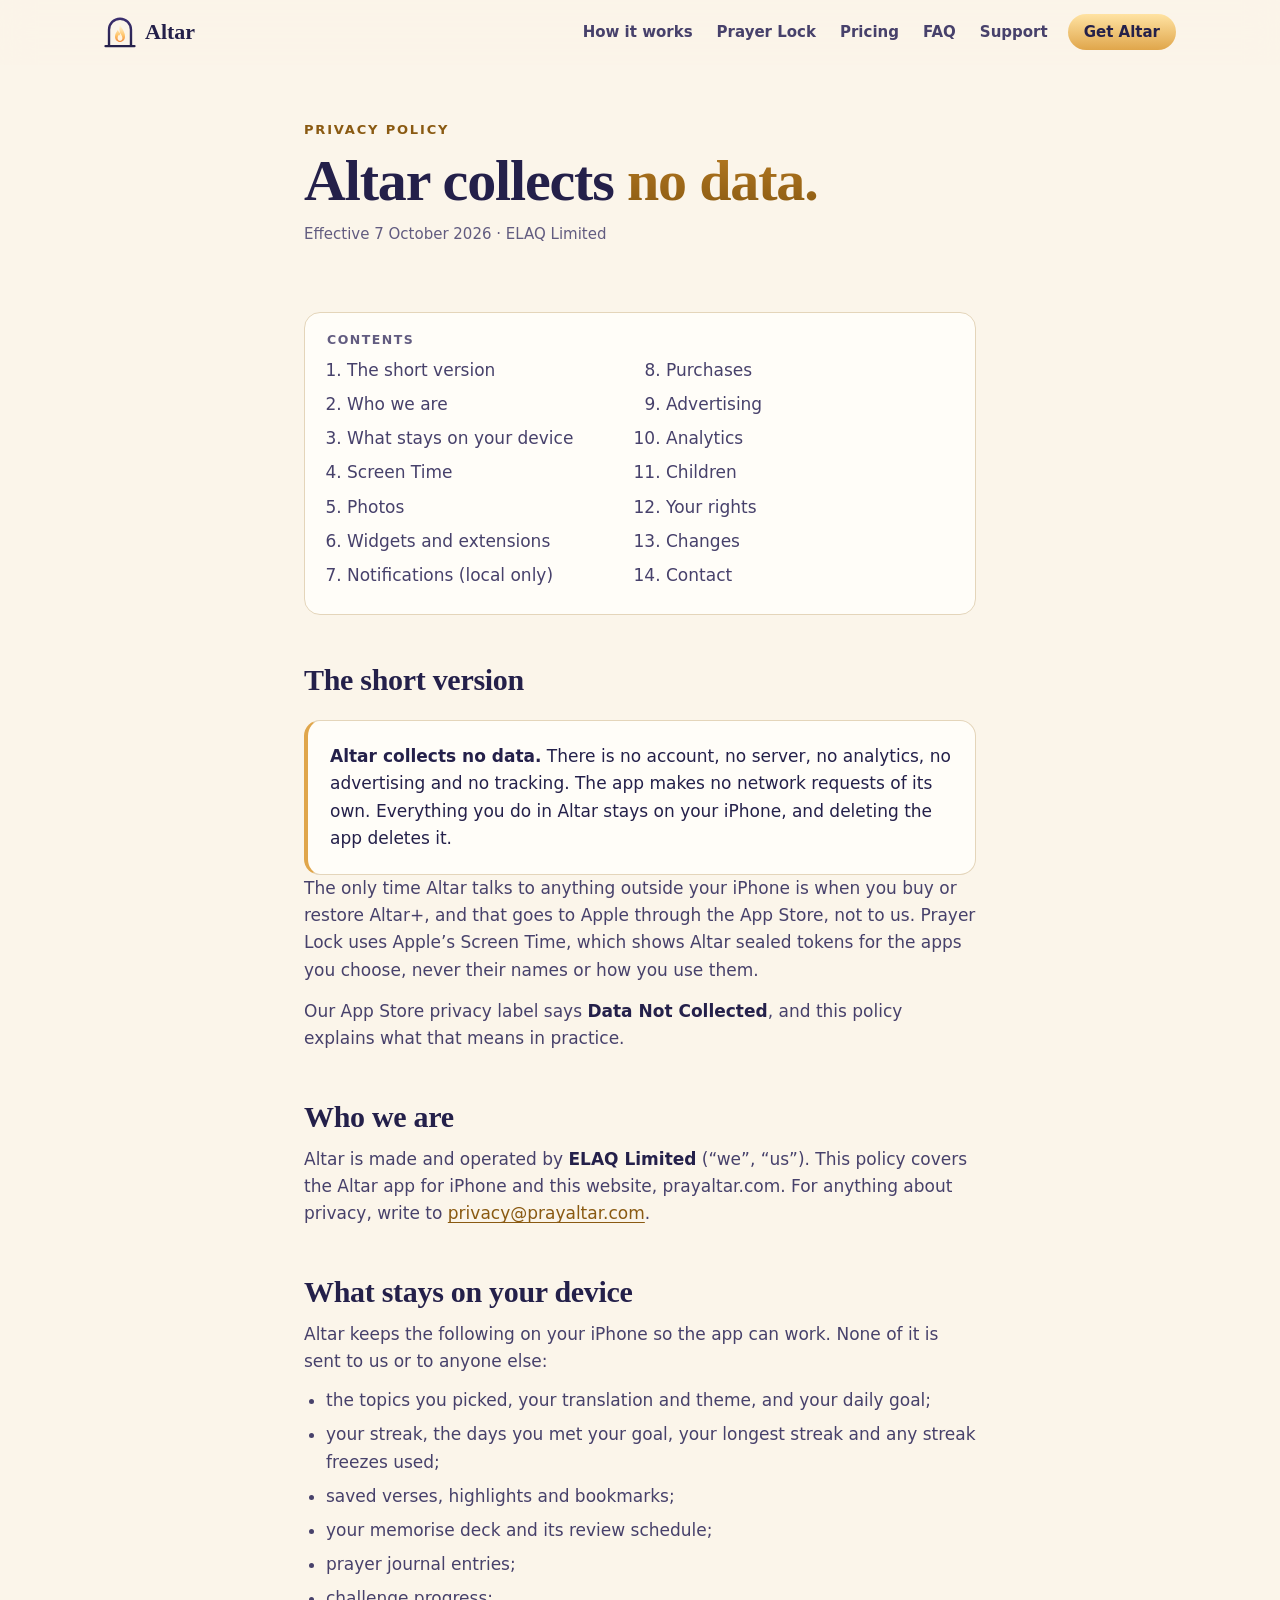
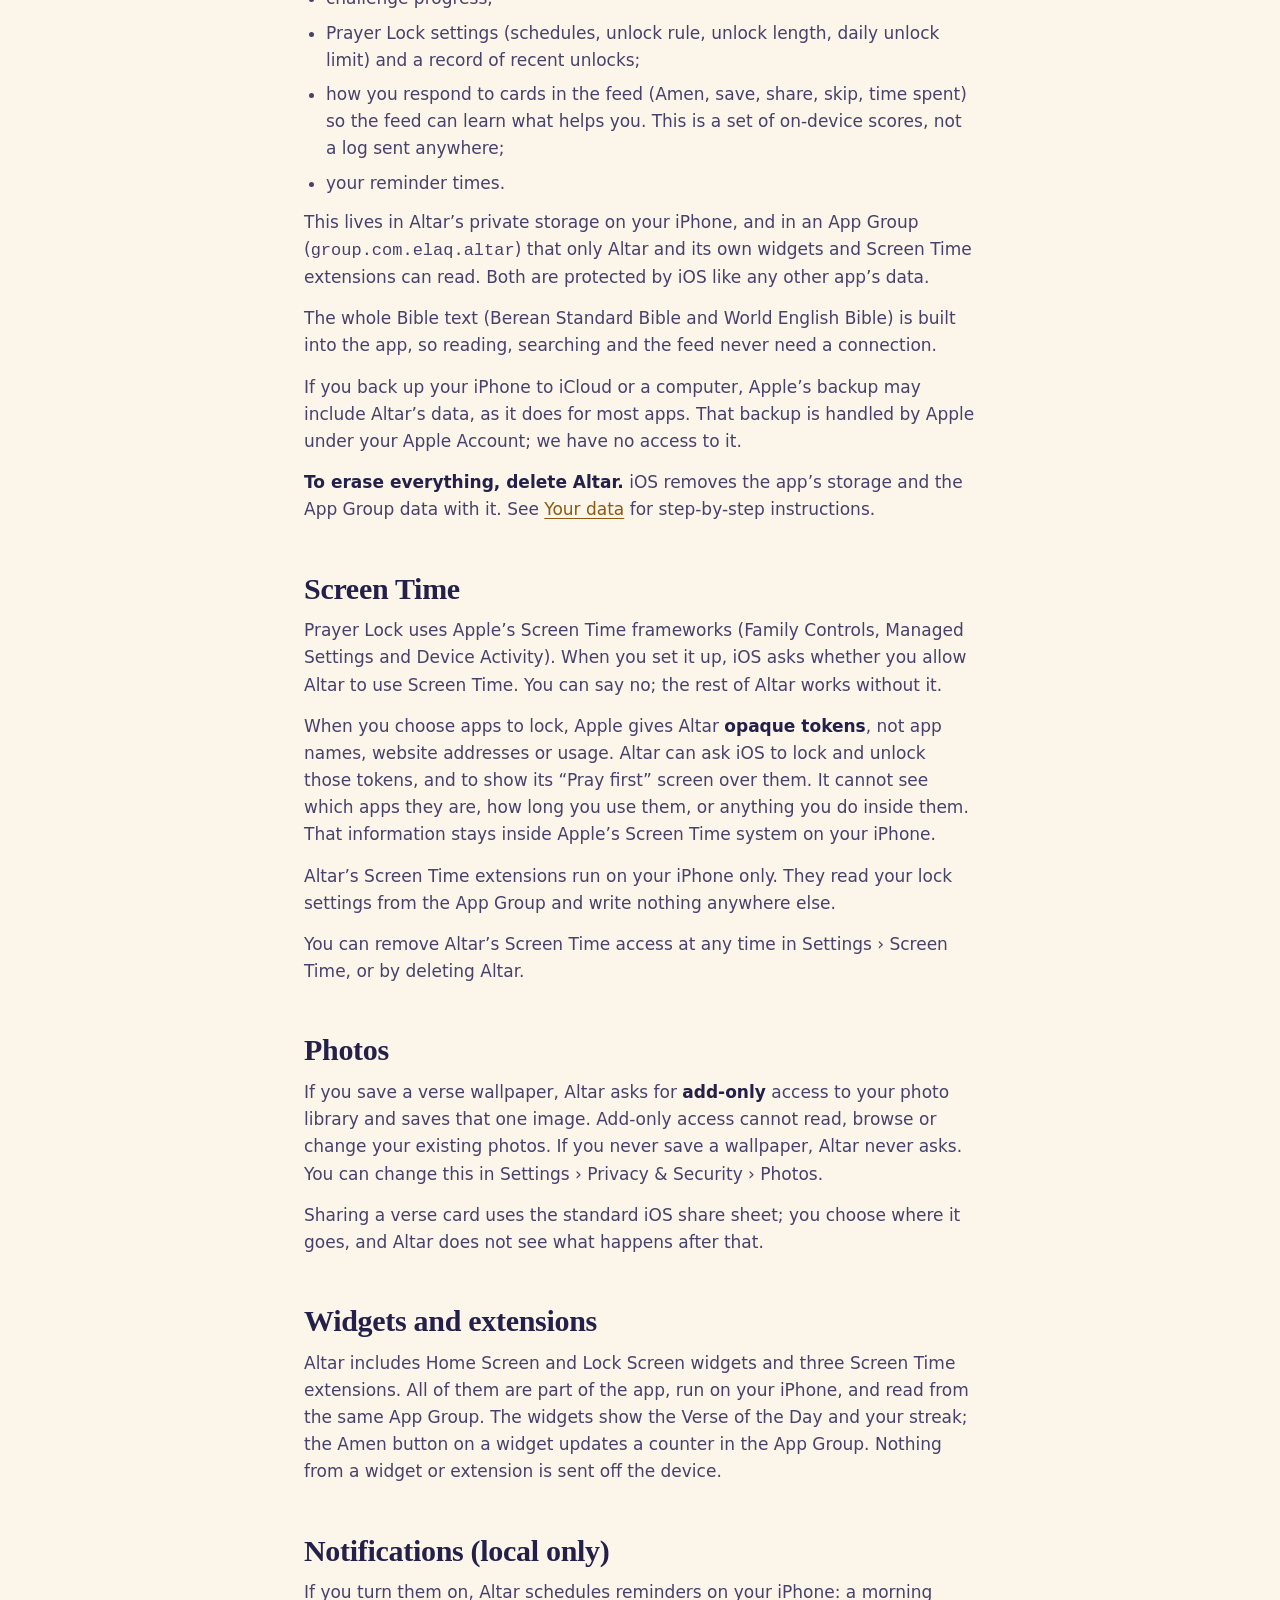
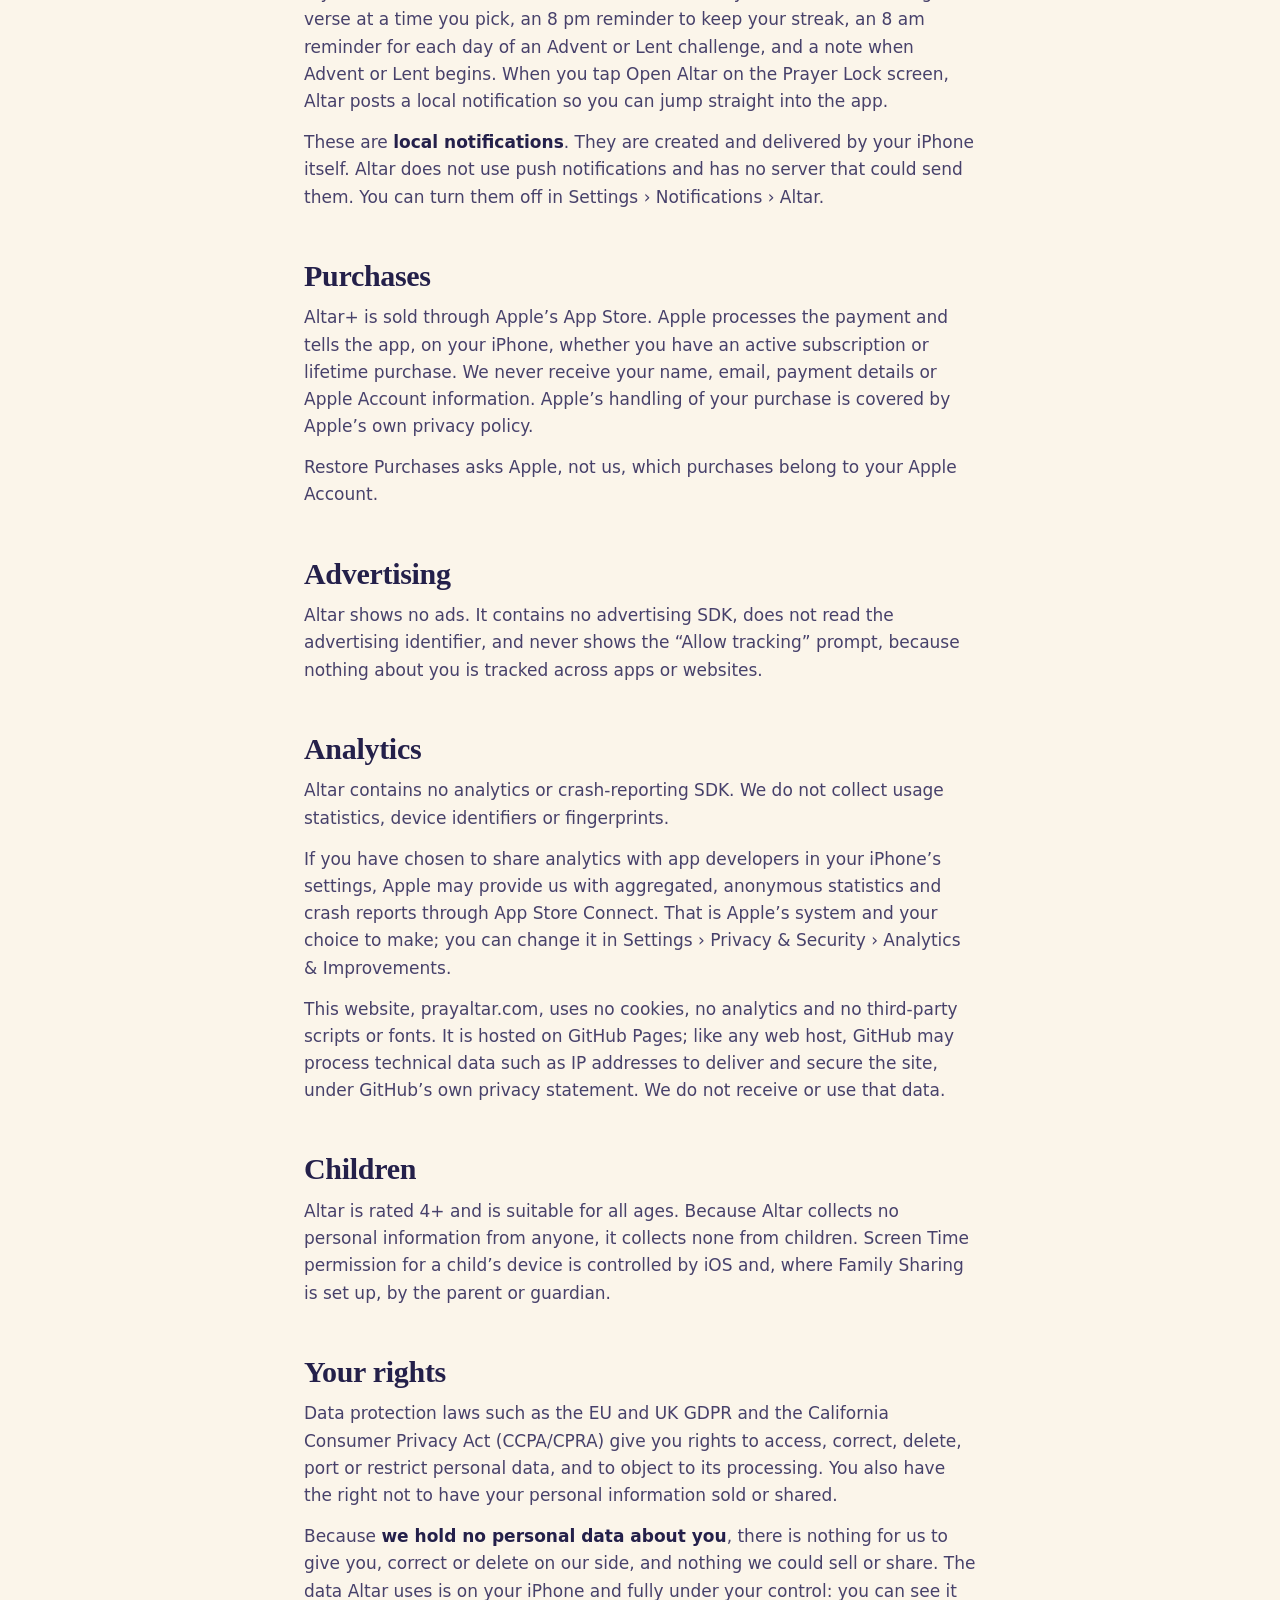
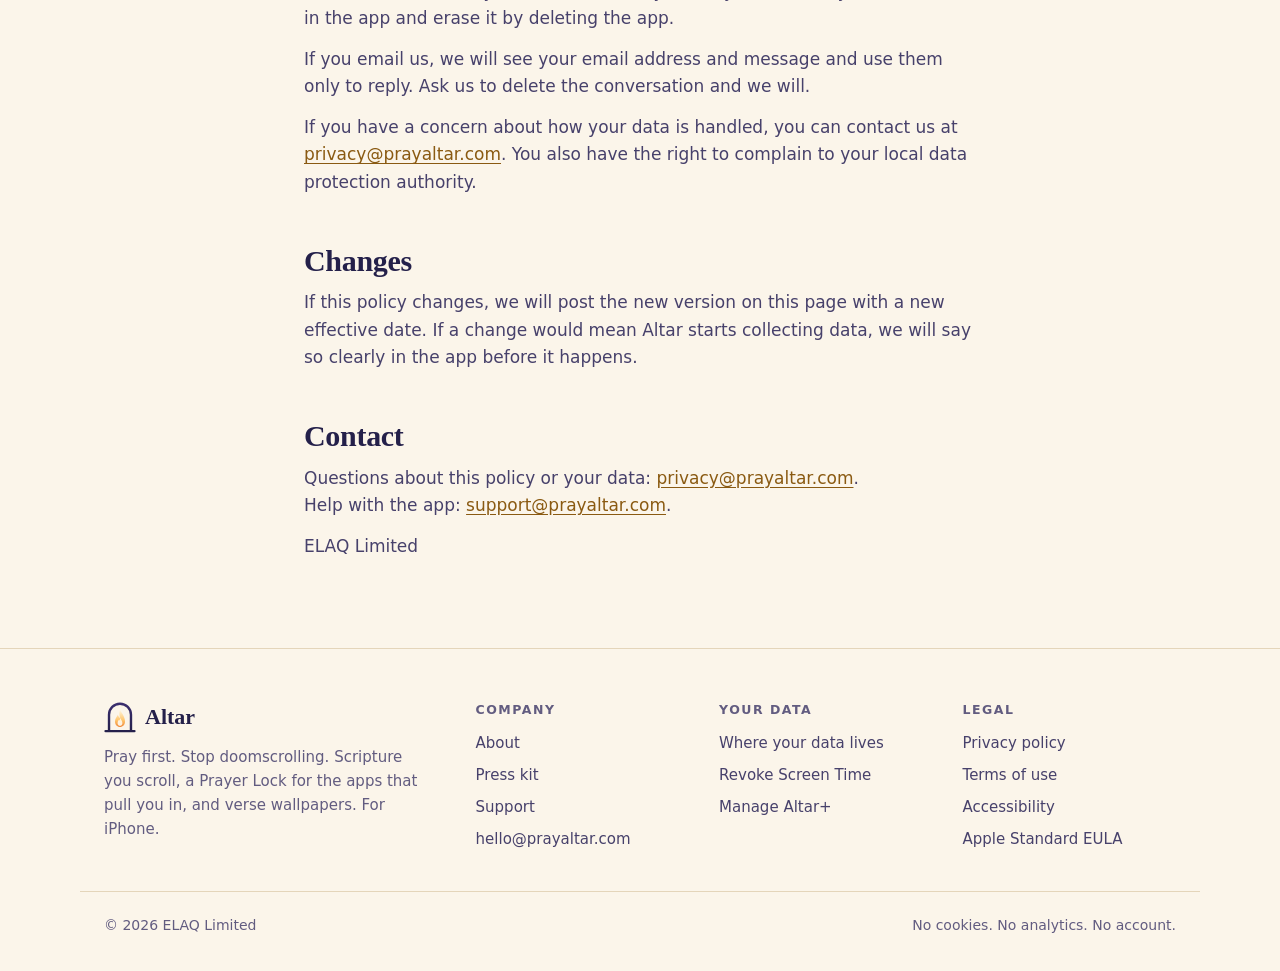
<file: privacy.html>
<!doctype html>
<html lang="en">
<head>
<meta charset="utf-8">
<meta name="viewport" content="width=device-width,initial-scale=1,viewport-fit=cover">
<title>Privacy Policy — PrayAltar</title>
<meta name="description" content="Altar collects no data: no account, no server, no analytics, no ads, no tracking. Everything stays on your iPhone. App Store privacy label: Data Not Collected.">
<link rel="canonical" href="https://prayaltar.com/privacy">
<meta name="color-scheme" content="light dark">
<meta name="theme-color" content="#FBF5EA" media="(prefers-color-scheme: light)">
<meta name="theme-color" content="#14152E" media="(prefers-color-scheme: dark)">
<meta property="og:type" content="website">
<meta property="og:site_name" content="Altar">
<meta property="og:url" content="https://prayaltar.com/privacy">
<meta property="og:title" content="Privacy Policy — PrayAltar">
<meta property="og:description" content="Altar collects no data: no account, no server, no analytics, no ads, no tracking. Everything stays on your iPhone. App Store privacy label: Data Not Collected.">
<meta property="og:image" content="https://prayaltar.com/og.png">
<meta property="og:image:width" content="1200">
<meta property="og:image:height" content="630">
<meta property="og:image:alt" content="The Altar mark, a flame inside an arch, beside the words: Pray first. Stop doomscrolling.">
<meta name="twitter:card" content="summary_large_image">
<meta name="twitter:title" content="Privacy Policy — PrayAltar">
<meta name="twitter:description" content="Altar collects no data: no account, no server, no analytics, no ads, no tracking. Everything stays on your iPhone. App Store privacy label: Data Not Collected.">
<meta name="twitter:image" content="https://prayaltar.com/og.png">
<meta name="twitter:image:alt" content="The Altar mark, a flame inside an arch, beside the words: Pray first. Stop doomscrolling.">
<link rel="icon" href="/favicon.png" type="image/png">
<link rel="apple-touch-icon" href="/icon.png">
<link rel="stylesheet" href="/assets/site.css?v=3">
<script src="/assets/site.js?v=2" defer></script>
</head>
<body>
<svg class="sr" width="0" height="0" aria-hidden="true" focusable="false">
  <defs>
    <linearGradient id="arch-grad" x1="0" y1="268" x2="0" y2="816" gradientUnits="userSpaceOnUse"><stop offset="0" style="stop-color:var(--arch1)"/><stop offset="1" style="stop-color:var(--arch2)"/></linearGradient>
    <linearGradient id="gold-grad" x1="0" y1="268" x2="0" y2="816" gradientUnits="userSpaceOnUse"><stop offset="0" stop-color="#FFE3A3"/><stop offset="1" stop-color="#E0A64B"/></linearGradient>
    <linearGradient id="flame-grad" x1="0" y1="392" x2="0" y2="712" gradientUnits="userSpaceOnUse"><stop offset="0" stop-color="#FFF6DC"/><stop offset=".6" stop-color="#FFC56B"/><stop offset="1" stop-color="#F08A3C"/></linearGradient>
    <g id="altar-flame" transform="translate(0,-26)"><path d="M512,384 C548,452 608,516 608,612 C608,668 566,712 512,712 C458,712 416,668 416,612 C416,556 446,522 472,478 C482,512 494,530 514,540 C500,494 492,440 512,384 Z" fill="url(#flame-grad)"/><path d="M514,540 C540,580 558,604 558,640 C558,668 538,690 512,690 C486,690 466,668 466,640 C466,612 482,592 494,572 C500,586 506,592 516,596 C510,578 508,560 514,540 Z" fill="#FFFBEF" opacity=".9"/></g>
    <g id="altar-mark"><path transform="translate(0,-26)" d="M302,792 V478 A210,210 0 0 1 722,478 V792 M236,792 H788" fill="none" stroke="url(#arch-grad)" stroke-width="46" stroke-linecap="round" stroke-linejoin="round"/><use href="#altar-flame"/></g>
    <g id="altar-mark-gold"><path transform="translate(0,-26)" d="M302,792 V478 A210,210 0 0 1 722,478 V792 M236,792 H788" fill="none" stroke="url(#gold-grad)" stroke-width="46" stroke-linecap="round" stroke-linejoin="round"/><use href="#altar-flame"/></g>
  </defs>
</svg>
<a class="skip" href="#main">Skip to content</a>
<header class="nav" id="nav">
  <div class="wrap nav-in">
    <a class="brand" href="/" aria-label="Altar home"><svg class="mark" viewBox="206 190 612 612" aria-hidden="true"><use href="#altar-mark"/></svg><span>Altar</span></a>
    <nav class="links" aria-label="Sections">
      <a href="/#how">How it works</a>
      <a href="/#prayer-lock">Prayer Lock</a>
      <a href="/#pricing">Pricing</a>
      <a href="/#faq">FAQ</a>
      <a href="/support">Support</a>
    </nav>
    <a class="pill small" href="/get/?ct=site-nav">Get Altar</a>
  </div>
</header>
<main id="main">
<section class="page-hero wrap narrow">
  <p class="eyebrow">Privacy policy</p>
  <h1>Altar collects <span class="gold-text">no data.</span></h1>
  <p class="meta">Effective 7 October 2026 · ELAQ Limited</p>
</section>
<article class="doc wrap narrow">
<nav class="toc" aria-label="Contents"><h2>Contents</h2><ol><li><a href="#the-short-version">The short version</a></li>
<li><a href="#who-we-are">Who we are</a></li>
<li><a href="#what-stays-on-your-device">What stays on your device</a></li>
<li><a href="#screen-time">Screen Time</a></li>
<li><a href="#photos">Photos</a></li>
<li><a href="#widgets-and-extensions">Widgets and extensions</a></li>
<li><a href="#notifications-local-only">Notifications (local only)</a></li>
<li><a href="#purchases">Purchases</a></li>
<li><a href="#advertising">Advertising</a></li>
<li><a href="#analytics">Analytics</a></li>
<li><a href="#children">Children</a></li>
<li><a href="#your-rights">Your rights</a></li>
<li><a href="#changes">Changes</a></li>
<li><a href="#contact">Contact</a></li></ol></nav>

<h2 id="the-short-version">The short version</h2>
<div class="summary">
<p><strong>Altar collects no data.</strong> There is no account, no server, no analytics, no advertising and no tracking. The app makes no network requests of its own. Everything you do in Altar stays on your iPhone, and deleting the app deletes it.</p>
</div>
<p>The only time Altar talks to anything outside your iPhone is when you buy or restore Altar+, and that goes to Apple through the App Store, not to us. Prayer Lock uses Apple’s Screen Time, which shows Altar sealed tokens for the apps you choose, never their names or how you use them.</p>
<p>Our App Store privacy label says <strong>Data Not Collected</strong>, and this policy explains what that means in practice.</p>

<h2 id="who-we-are">Who we are</h2>
<p>Altar is made and operated by <strong>ELAQ Limited</strong> (“we”, “us”). This policy covers the Altar app for iPhone and this website, prayaltar.com. For anything about privacy, write to <a href="mailto:privacy@prayaltar.com">privacy@prayaltar.com</a>.</p>

<h2 id="what-stays-on-your-device">What stays on your device</h2>
<p>Altar keeps the following on your iPhone so the app can work. None of it is sent to us or to anyone else:</p>
<ul>
<li>the topics you picked, your translation and theme, and your daily goal;</li>
<li>your streak, the days you met your goal, your longest streak and any streak freezes used;</li>
<li>saved verses, highlights and bookmarks;</li>
<li>your memorise deck and its review schedule;</li>
<li>prayer journal entries;</li>
<li>challenge progress;</li>
<li>Prayer Lock settings (schedules, unlock rule, unlock length, daily unlock limit) and a record of recent unlocks;</li>
<li>how you respond to cards in the feed (Amen, save, share, skip, time spent) so the feed can learn what helps you. This is a set of on-device scores, not a log sent anywhere;</li>
<li>your reminder times.</li>
</ul>
<p>This lives in Altar’s private storage on your iPhone, and in an App Group (<code>group.com.elaq.altar</code>) that only Altar and its own widgets and Screen Time extensions can read. Both are protected by iOS like any other app’s data.</p>
<p>The whole Bible text (Berean Standard Bible and World English Bible) is built into the app, so reading, searching and the feed never need a connection.</p>
<p>If you back up your iPhone to iCloud or a computer, Apple’s backup may include Altar’s data, as it does for most apps. That backup is handled by Apple under your Apple Account; we have no access to it.</p>
<p><strong>To erase everything, delete Altar.</strong> iOS removes the app’s storage and the App Group data with it. See <a href="/data">Your data</a> for step-by-step instructions.</p>

<h2 id="screen-time">Screen Time</h2>
<p>Prayer Lock uses Apple’s Screen Time frameworks (Family Controls, Managed Settings and Device Activity). When you set it up, iOS asks whether you allow Altar to use Screen Time. You can say no; the rest of Altar works without it.</p>
<p>When you choose apps to lock, Apple gives Altar <strong>opaque tokens</strong>, not app names, website addresses or usage. Altar can ask iOS to lock and unlock those tokens, and to show its “Pray first” screen over them. It cannot see which apps they are, how long you use them, or anything you do inside them. That information stays inside Apple’s Screen Time system on your iPhone.</p>
<p>Altar’s Screen Time extensions run on your iPhone only. They read your lock settings from the App Group and write nothing anywhere else.</p>
<p>You can remove Altar’s Screen Time access at any time in Settings › Screen Time, or by deleting Altar.</p>

<h2 id="photos">Photos</h2>
<p>If you save a verse wallpaper, Altar asks for <strong>add-only</strong> access to your photo library and saves that one image. Add-only access cannot read, browse or change your existing photos. If you never save a wallpaper, Altar never asks. You can change this in Settings › Privacy &amp; Security › Photos.</p>
<p>Sharing a verse card uses the standard iOS share sheet; you choose where it goes, and Altar does not see what happens after that.</p>

<h2 id="widgets-and-extensions">Widgets and extensions</h2>
<p>Altar includes Home Screen and Lock Screen widgets and three Screen Time extensions. All of them are part of the app, run on your iPhone, and read from the same App Group. The widgets show the Verse of the Day and your streak; the Amen button on a widget updates a counter in the App Group. Nothing from a widget or extension is sent off the device.</p>

<h2 id="notifications-local-only">Notifications (local only)</h2>
<p>If you turn them on, Altar schedules reminders on your iPhone: a morning verse at a time you pick, an 8 pm reminder to keep your streak, an 8 am reminder for each day of an Advent or Lent challenge, and a note when Advent or Lent begins. When you tap Open Altar on the Prayer Lock screen, Altar posts a local notification so you can jump straight into the app.</p>
<p>These are <strong>local notifications</strong>. They are created and delivered by your iPhone itself. Altar does not use push notifications and has no server that could send them. You can turn them off in Settings › Notifications › Altar.</p>

<h2 id="purchases">Purchases</h2>
<p>Altar+ is sold through Apple’s App Store. Apple processes the payment and tells the app, on your iPhone, whether you have an active subscription or lifetime purchase. We never receive your name, email, payment details or Apple Account information. Apple’s handling of your purchase is covered by Apple’s own privacy policy.</p>
<p>Restore Purchases asks Apple, not us, which purchases belong to your Apple Account.</p>

<h2 id="advertising">Advertising</h2>
<p>Altar shows no ads. It contains no advertising SDK, does not read the advertising identifier, and never shows the “Allow tracking” prompt, because nothing about you is tracked across apps or websites.</p>

<h2 id="analytics">Analytics</h2>
<p>Altar contains no analytics or crash-reporting SDK. We do not collect usage statistics, device identifiers or fingerprints.</p>
<p>If you have chosen to share analytics with app developers in your iPhone’s settings, Apple may provide us with aggregated, anonymous statistics and crash reports through App Store Connect. That is Apple’s system and your choice to make; you can change it in Settings › Privacy &amp; Security › Analytics &amp; Improvements.</p>
<p>This website, prayaltar.com, uses no cookies, no analytics and no third-party scripts or fonts. It is hosted on GitHub Pages; like any web host, GitHub may process technical data such as IP addresses to deliver and secure the site, under GitHub’s own privacy statement. We do not receive or use that data.</p>

<h2 id="children">Children</h2>
<p>Altar is rated 4+ and is suitable for all ages. Because Altar collects no personal information from anyone, it collects none from children. Screen Time permission for a child’s device is controlled by iOS and, where Family Sharing is set up, by the parent or guardian.</p>

<h2 id="your-rights">Your rights</h2>
<p>Data protection laws such as the EU and UK GDPR and the California Consumer Privacy Act (CCPA/CPRA) give you rights to access, correct, delete, port or restrict personal data, and to object to its processing. You also have the right not to have your personal information sold or shared.</p>
<p>Because <strong>we hold no personal data about you</strong>, there is nothing for us to give you, correct or delete on our side, and nothing we could sell or share. The data Altar uses is on your iPhone and fully under your control: you can see it in the app and erase it by deleting the app.</p>
<p>If you email us, we will see your email address and message and use them only to reply. Ask us to delete the conversation and we will.</p>
<p>If you have a concern about how your data is handled, you can contact us at <a href="mailto:privacy@prayaltar.com">privacy@prayaltar.com</a>. You also have the right to complain to your local data protection authority.</p>

<h2 id="changes">Changes</h2>
<p>If this policy changes, we will post the new version on this page with a new effective date. If a change would mean Altar starts collecting data, we will say so clearly in the app before it happens.</p>

<h2 id="contact">Contact</h2>
<p>Questions about this policy or your data: <a href="mailto:privacy@prayaltar.com">privacy@prayaltar.com</a>.<br>Help with the app: <a href="mailto:support@prayaltar.com">support@prayaltar.com</a>.</p>
<p>ELAQ Limited</p>

</article>
</main>
<footer class="foot">
  <div class="wrap foot-grid">
    <div class="foot-brand">
      <a class="brand" href="/"><svg class="mark" viewBox="206 190 612 612" aria-hidden="true"><use href="#altar-mark"/></svg><span>Altar</span></a>
      <p>Pray first. Stop doomscrolling. Scripture you scroll, a Prayer Lock for the apps that pull you in, and verse wallpapers. For iPhone.</p>
    </div>
    <nav aria-label="Company"><h2>Company</h2><a href="/about">About</a><a href="/press">Press kit</a><a href="/support">Support</a><a href="mailto:hello@prayaltar.com">hello@prayaltar.com</a></nav>
    <nav aria-label="Your data"><h2>Your data</h2><a href="/data">Where your data lives</a><a href="/data#screen-time">Revoke Screen Time</a><a href="/data#subscriptions">Manage Altar+</a></nav>
    <nav aria-label="Legal"><h2>Legal</h2><a href="/privacy">Privacy policy</a><a href="/terms">Terms of use</a><a href="/accessibility">Accessibility</a><a href="https://www.apple.com/legal/internet-services/itunes/dev/stdeula/">Apple Standard EULA</a></nav>
  </div>
  <div class="wrap foot-base"><p>© 2026 ELAQ Limited</p><p>No cookies. No analytics. No account.</p></div>
</footer>
</body>
</html>
</file>
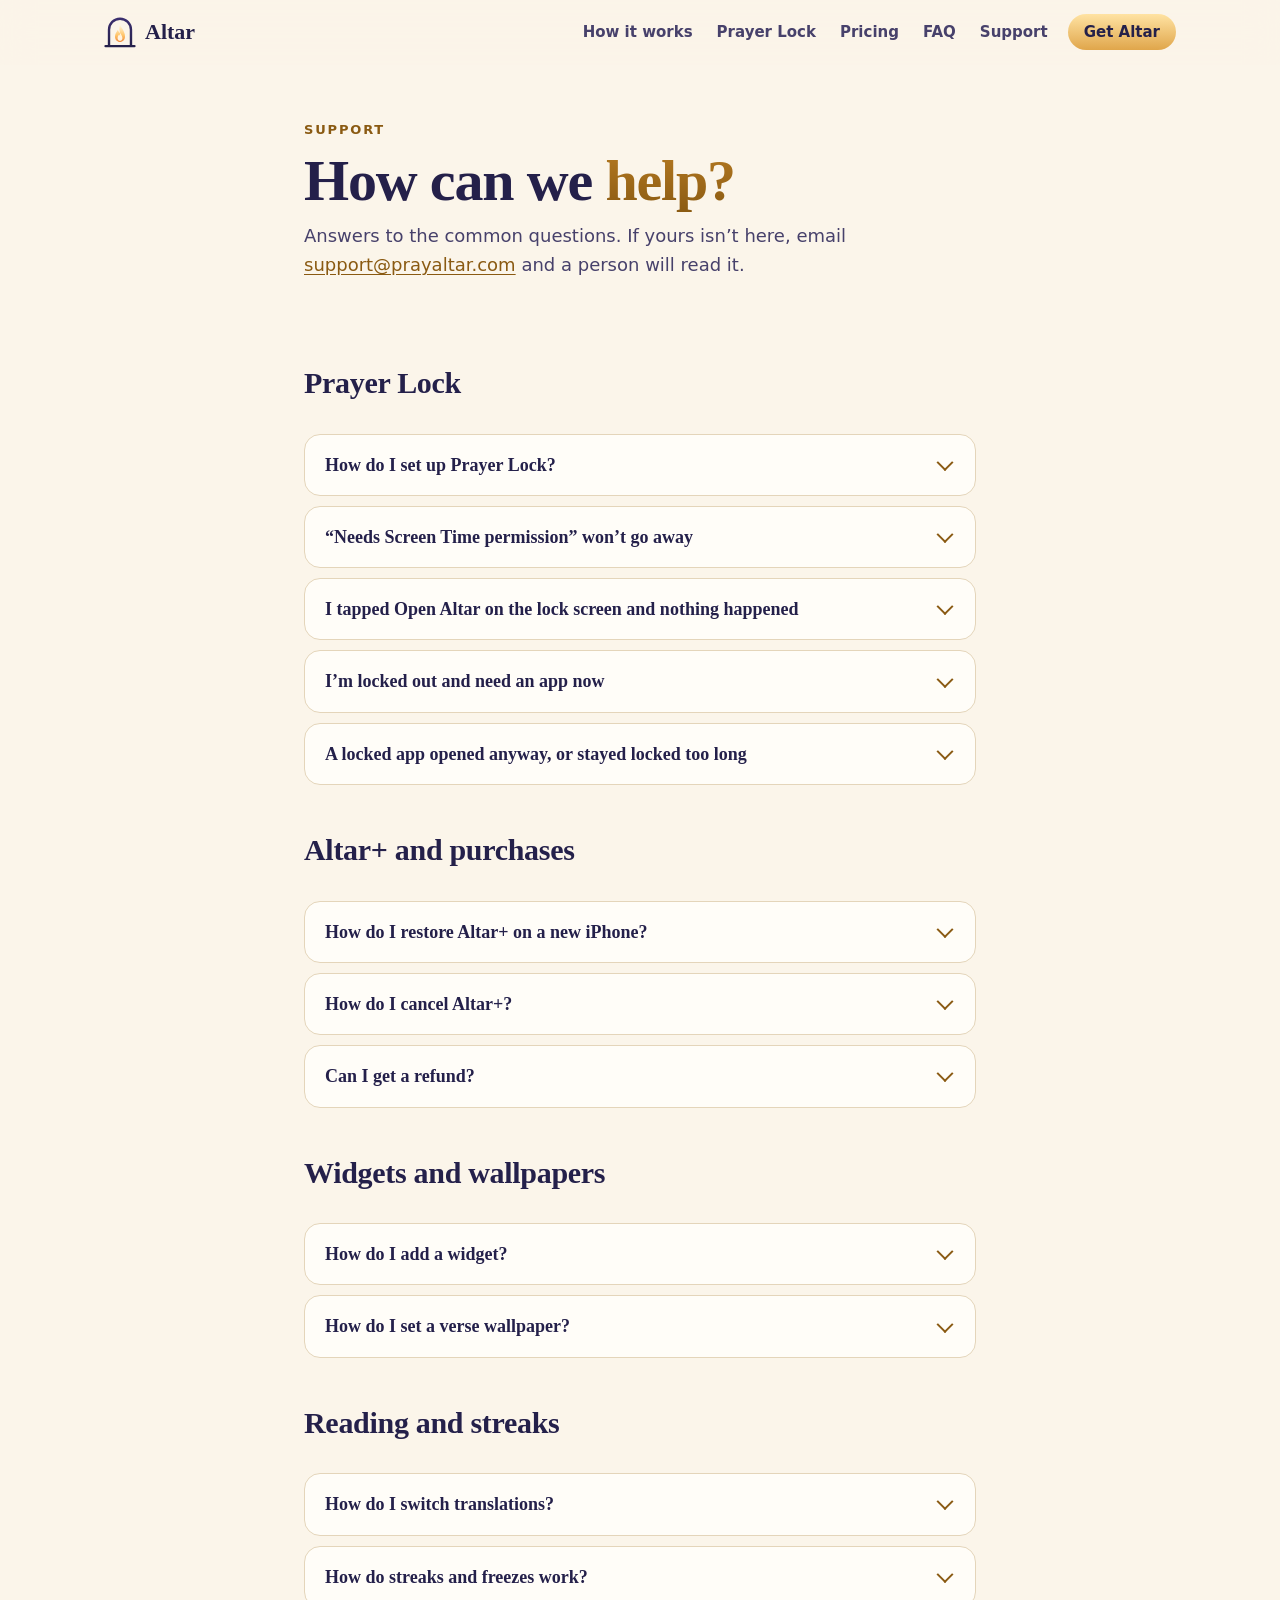
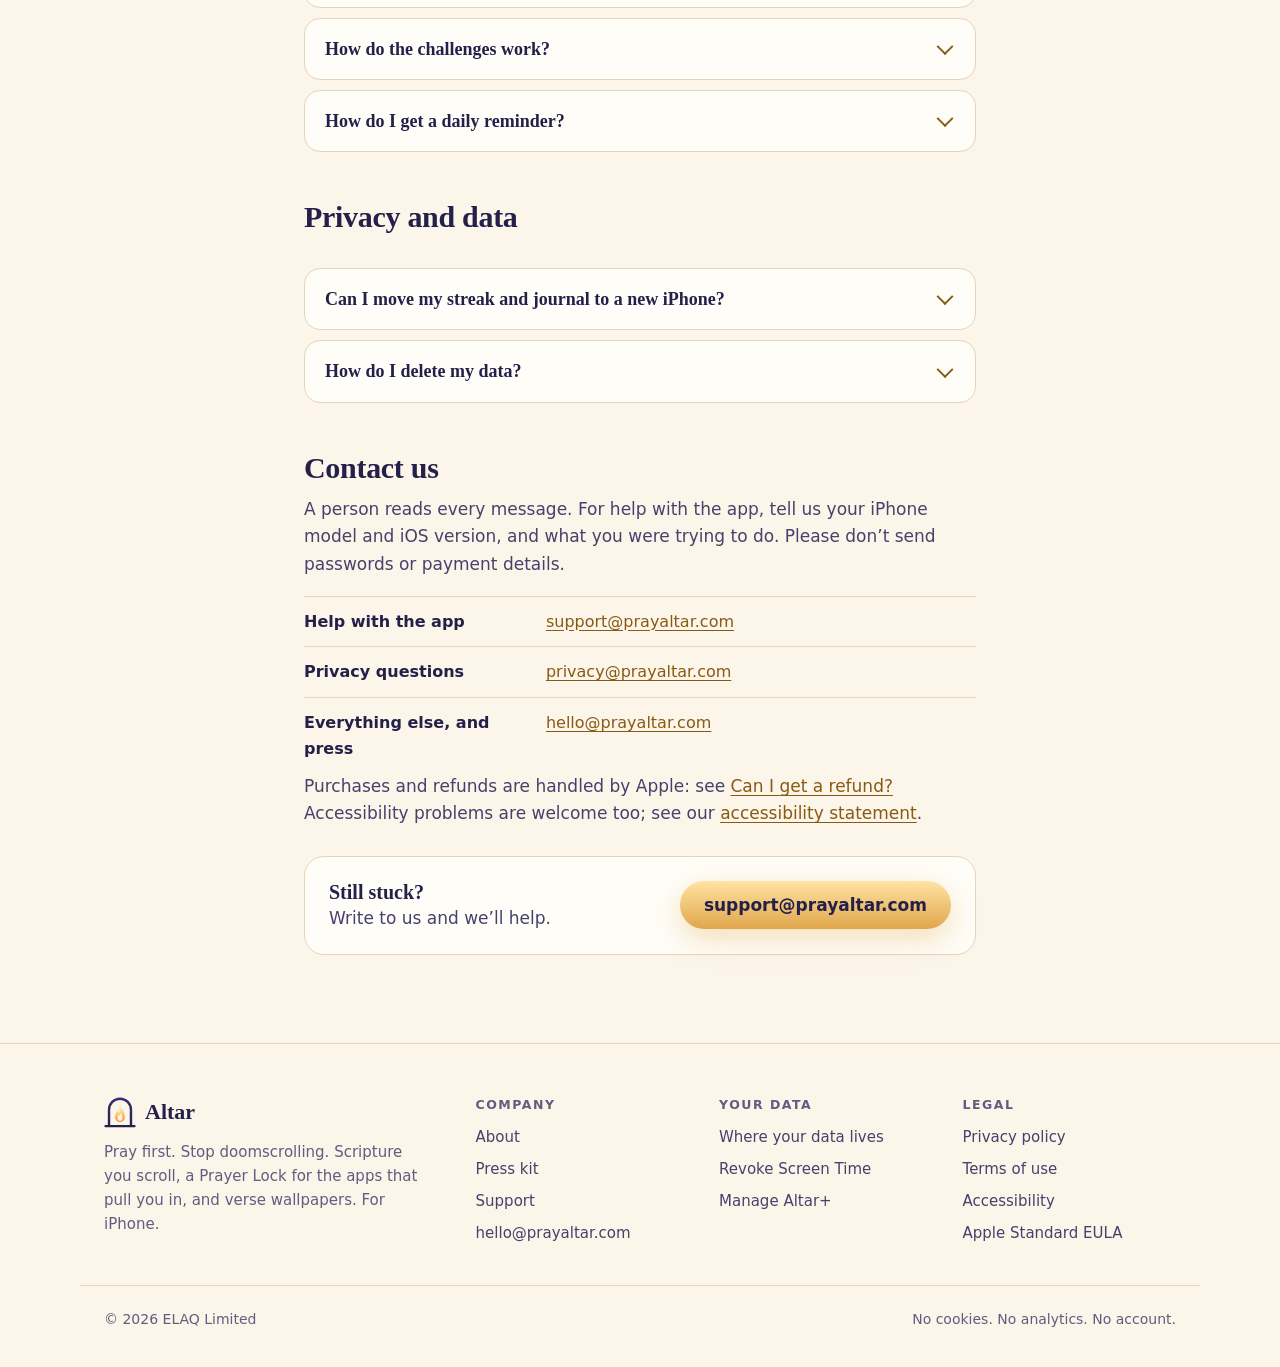
<file: support.html>
<!doctype html>
<html lang="en">
<head>
<meta charset="utf-8">
<meta name="viewport" content="width=device-width,initial-scale=1,viewport-fit=cover">
<title>Support — PrayAltar</title>
<meta name="description" content="Help with Altar: setting up Prayer Lock, getting unlocked, restoring or cancelling Altar+, widgets, wallpapers, translations, streaks and challenges.">
<link rel="canonical" href="https://prayaltar.com/support">
<meta name="color-scheme" content="light dark">
<meta name="theme-color" content="#FBF5EA" media="(prefers-color-scheme: light)">
<meta name="theme-color" content="#14152E" media="(prefers-color-scheme: dark)">
<meta property="og:type" content="website">
<meta property="og:site_name" content="Altar">
<meta property="og:url" content="https://prayaltar.com/support">
<meta property="og:title" content="Support — PrayAltar">
<meta property="og:description" content="Help with Altar: setting up Prayer Lock, getting unlocked, restoring or cancelling Altar+, widgets, wallpapers, translations, streaks and challenges.">
<meta property="og:image" content="https://prayaltar.com/og.png">
<meta property="og:image:width" content="1200">
<meta property="og:image:height" content="630">
<meta property="og:image:alt" content="The Altar mark, a flame inside an arch, beside the words: Pray first. Stop doomscrolling.">
<meta name="twitter:card" content="summary_large_image">
<meta name="twitter:title" content="Support — PrayAltar">
<meta name="twitter:description" content="Help with Altar: setting up Prayer Lock, getting unlocked, restoring or cancelling Altar+, widgets, wallpapers, translations, streaks and challenges.">
<meta name="twitter:image" content="https://prayaltar.com/og.png">
<meta name="twitter:image:alt" content="The Altar mark, a flame inside an arch, beside the words: Pray first. Stop doomscrolling.">
<link rel="icon" href="/favicon.png" type="image/png">
<link rel="apple-touch-icon" href="/icon.png">
<link rel="stylesheet" href="/assets/site.css?v=3">
<script src="/assets/site.js?v=2" defer></script>
</head>
<body>
<svg class="sr" width="0" height="0" aria-hidden="true" focusable="false">
  <defs>
    <linearGradient id="arch-grad" x1="0" y1="268" x2="0" y2="816" gradientUnits="userSpaceOnUse"><stop offset="0" style="stop-color:var(--arch1)"/><stop offset="1" style="stop-color:var(--arch2)"/></linearGradient>
    <linearGradient id="gold-grad" x1="0" y1="268" x2="0" y2="816" gradientUnits="userSpaceOnUse"><stop offset="0" stop-color="#FFE3A3"/><stop offset="1" stop-color="#E0A64B"/></linearGradient>
    <linearGradient id="flame-grad" x1="0" y1="392" x2="0" y2="712" gradientUnits="userSpaceOnUse"><stop offset="0" stop-color="#FFF6DC"/><stop offset=".6" stop-color="#FFC56B"/><stop offset="1" stop-color="#F08A3C"/></linearGradient>
    <g id="altar-flame" transform="translate(0,-26)"><path d="M512,384 C548,452 608,516 608,612 C608,668 566,712 512,712 C458,712 416,668 416,612 C416,556 446,522 472,478 C482,512 494,530 514,540 C500,494 492,440 512,384 Z" fill="url(#flame-grad)"/><path d="M514,540 C540,580 558,604 558,640 C558,668 538,690 512,690 C486,690 466,668 466,640 C466,612 482,592 494,572 C500,586 506,592 516,596 C510,578 508,560 514,540 Z" fill="#FFFBEF" opacity=".9"/></g>
    <g id="altar-mark"><path transform="translate(0,-26)" d="M302,792 V478 A210,210 0 0 1 722,478 V792 M236,792 H788" fill="none" stroke="url(#arch-grad)" stroke-width="46" stroke-linecap="round" stroke-linejoin="round"/><use href="#altar-flame"/></g>
    <g id="altar-mark-gold"><path transform="translate(0,-26)" d="M302,792 V478 A210,210 0 0 1 722,478 V792 M236,792 H788" fill="none" stroke="url(#gold-grad)" stroke-width="46" stroke-linecap="round" stroke-linejoin="round"/><use href="#altar-flame"/></g>
  </defs>
</svg>
<a class="skip" href="#main">Skip to content</a>
<header class="nav" id="nav">
  <div class="wrap nav-in">
    <a class="brand" href="/" aria-label="Altar home"><svg class="mark" viewBox="206 190 612 612" aria-hidden="true"><use href="#altar-mark"/></svg><span>Altar</span></a>
    <nav class="links" aria-label="Sections">
      <a href="/#how">How it works</a>
      <a href="/#prayer-lock">Prayer Lock</a>
      <a href="/#pricing">Pricing</a>
      <a href="/#faq">FAQ</a>
      <a href="/support">Support</a>
    </nav>
    <a class="pill small" href="/get/?ct=site-support">Get Altar</a>
  </div>
</header>
<main id="main">
<section class="page-hero wrap narrow">
  <p class="eyebrow">Support</p>
  <h1>How can we <span class="gold-text">help?</span></h1>
  <p class="sub">Answers to the common questions. If yours isn’t here, email <a href="mailto:support@prayaltar.com">support@prayaltar.com</a> and a person will read it.</p>
</section>
<div class="doc wrap narrow">
<h2 id="prayer-lock">Prayer Lock</h2>
<div class="faq">
<details id="lock-setup"><summary>How do I set up Prayer Lock?</summary><div><p>Open the <strong>Lock</strong> tab and tap <strong>Allow Screen Time</strong>. iOS asks you to confirm. Then tap <strong>Choose apps</strong>, pick the apps (or whole categories) you want to keep closed, and turn <strong>Prayer Lock</strong> on.</p><p>On the free plan the lock is on all day and unlocks when you read 3 verses, 5 times a day. In the same tab you can choose how long an unlock lasts (5, 15 or 30 minutes). With Altar+ you can also set the daily limit anywhere from 1 to 20, and you get more schedules, such as overnight, and the pray-for-60-seconds and recite-a-verse rules.</p><p>Tap <strong>Preview the shield</strong> to see what a locked app will show.</p></div></details>
<details id="allow-fails"><summary>“Needs Screen Time permission” won’t go away</summary><div><p>Screen Time access has to be allowed by the person who owns the iPhone. Check that Screen Time is available in Settings › Screen Time. If this iPhone is managed by a parent through Family Sharing, or by an employer or school, they may need to allow it. Then try <strong>Allow Screen Time</strong> again.</p></div></details>
<details id="open-altar"><summary>I tapped Open Altar on the lock screen and nothing happened</summary><div><p>iOS doesn’t let the lock screen open another app directly, so Altar sends you a notification that says “Pray first”. Tap it to go straight to your unlock. If you’ve turned off Altar’s notifications, just open Altar yourself and go to <strong>Lock › Unlock</strong>. You can turn notifications back on in Settings › Notifications › Altar.</p></div></details>
<details id="locked-out"><summary>I’m locked out and need an app now</summary><div><p>You always have a way out:</p><ul><li><strong>Emergency unlock.</strong> Once today’s unlocks are used, Altar offers an emergency unlock that opens your apps for 5 minutes. You can take one every hour.</li><li><strong>Turn Prayer Lock off.</strong> Open Altar’s Lock tab and switch Prayer Lock off. Your apps open right away.</li><li><strong>Remove Screen Time access.</strong> In Settings › Screen Time, remove Altar’s access, or delete Altar. Either one removes all of Altar’s locks.</li></ul><p>Please don’t lock apps you might need in an emergency.</p></div></details>
<details id="lock-not-applying"><summary>A locked app opened anyway, or stayed locked too long</summary><div><p>Prayer Lock relies on iOS Screen Time, which can occasionally lag. Open Altar once so it can refresh your locks, and make sure Screen Time is still allowed. Restarting your iPhone after an iOS update often helps. If it keeps happening, email us with your iOS version and what you saw.</p></div></details>
</div>
<h2 id="altarplus-and-purchases">Altar+ and purchases</h2>
<div class="faq">
<details id="restore"><summary>How do I restore Altar+ on a new iPhone?</summary><div><p>Sign in with the same Apple Account, then open Altar and go to <strong>Me › Settings › Restore Purchases</strong>. The paywall also has a Restore Purchases button. There is no Altar account; your purchase belongs to your Apple Account.</p></div></details>
<details id="cancel"><summary>How do I cancel Altar+?</summary><div><p>On your iPhone, go to <strong>Settings › your name › Subscriptions</strong>, choose Altar+, and tap Cancel Subscription. Cancel at least 24 hours before your renewal date to avoid the next charge. You keep Altar+ until the end of the period you’ve paid for. To cancel a free trial without being charged, cancel at least 24 hours before the 3 days are up.</p></div></details>
<details id="refund"><summary>Can I get a refund?</summary><div><p>Apple handles all payments and refunds, so we can’t issue them ourselves. Request one at <a href="https://reportaproblem.apple.com">reportaproblem.apple.com</a>.</p></div></details>
</div>
<h2 id="widgets-and-wallpapers">Widgets and wallpapers</h2>
<div class="faq">
<details id="widgets"><summary>How do I add a widget?</summary><div><p>Touch and hold an empty part of your Home Screen, tap <strong>Edit</strong> then <strong>Add Widget</strong>, and search for Altar. Choose Verse of the Day (small, medium or large) or Streak. For the Lock Screen, touch and hold the Lock Screen, tap <strong>Customize</strong>, choose the Lock Screen, and add Altar’s widget there. Lock Screen widgets need Altar+.</p><p>If a widget looks out of date, open Altar once; widgets refresh from the app.</p></div></details>
<details id="wallpapers"><summary>How do I set a verse wallpaper?</summary><div><p>Go to <strong>Me › Wallpapers</strong>, choose a verse and a theme, and tap <strong>Save to Photos</strong>. Altar asks for add-only access the first time; it can’t see your other photos. Then open Photos, choose the image, tap the share button and pick <strong>Use as Wallpaper</strong>.</p><p>If saving fails, allow “Add Photos Only” for Altar in Settings › Privacy &amp; Security › Photos. Dawn and Linen are free; the other themes come with Altar+.</p></div></details>
</div>
<h2 id="reading-and-streaks">Reading and streaks</h2>
<div class="faq">
<details id="translations"><summary>How do I switch translations?</summary><div><p>Tap the translation button (BSB or WEB) at the top right of the <strong>Read</strong> tab, or change it in <strong>Me › Settings</strong>. Altar includes Berean Standard Bible (public domain) and World English Bible (public domain), both complete and both offline. Modern copyrighted translations such as the NIV or ESV aren’t available.</p></div></details>
<details id="streaks"><summary>How do streaks and freezes work?</summary><div><p>Your streak grows each day you meet your daily goal, a number of verses or minutes you set. Days follow your iPhone’s local time, including when you travel or the clocks change.</p><p>With Altar+ you get 2 streak freezes a month. If you miss a single day, Altar uses a freeze to cover it when you open the app the following day, so your streak carries on. Frozen days show on your streak calendar.</p></div></details>
<details id="challenges"><summary>How do the challenges work?</summary><div><p>Find them under <strong>Me › Challenges</strong>. Advent 2026 runs from 29 November to 24 December; Lent 2027 from Ash Wednesday, 10 February, to Easter Sunday, 28 March. 40 Days Off Doomscrolling can be started any day.</p><p>Each day has a reading and a short prayer prompt. Mark a day read on the day or within 3 days after to catch up. The current season is free; past seasons are in the Archive with Altar+.</p></div></details>
<details id="reminders"><summary>How do I get a daily reminder?</summary><div><p>Go to <strong>Me › Settings › Reminders</strong>. Turn on the morning verse and pick a time, and turn on the 8 pm streak saver if you like. Reminders are scheduled on your iPhone; nothing is sent from a server.</p></div></details>
</div>
<h2 id="privacy-and-data">Privacy and data</h2>
<div class="faq">
<details id="move-data"><summary>Can I move my streak and journal to a new iPhone?</summary><div><p>Altar has no account or server, so there’s nothing to sync. Your data moves with an iCloud or computer backup of your iPhone when you restore the new one from it. If you set up the new iPhone as new, Altar starts fresh.</p></div></details>
<details id="delete-data"><summary>How do I delete my data?</summary><div><p>Delete the Altar app. That erases everything it stored on your iPhone. We hold nothing on our side. See <a href="/data">Your data</a> for details.</p></div></details>
</div>
<h2 id="contact">Contact us</h2>
<p>A person reads every message. For help with the app, tell us your iPhone model and iOS version, and what you were trying to do. Please don’t send passwords or payment details.</p>
<table class="spec">
  <caption class="sr">Email addresses</caption>
  <tbody>
    <tr><th scope="row">Help with the app</th><td><a href="mailto:support@prayaltar.com">support@prayaltar.com</a></td></tr>
    <tr><th scope="row">Privacy questions</th><td><a href="mailto:privacy@prayaltar.com">privacy@prayaltar.com</a></td></tr>
    <tr><th scope="row">Everything else, and press</th><td><a href="mailto:hello@prayaltar.com">hello@prayaltar.com</a></td></tr>
  </tbody>
</table>
<p>Purchases and refunds are handled by Apple: see <a href="#refund">Can I get a refund?</a> Accessibility problems are welcome too; see our <a href="/accessibility">accessibility statement</a>.</p>
<div class="contact-card">
  <div><strong>Still stuck?</strong><p>Write to us and we’ll help.</p></div>
  <a class="pill" href="mailto:support@prayaltar.com">support@prayaltar.com</a>
</div>
</div>
</main>
<footer class="foot">
  <div class="wrap foot-grid">
    <div class="foot-brand">
      <a class="brand" href="/"><svg class="mark" viewBox="206 190 612 612" aria-hidden="true"><use href="#altar-mark"/></svg><span>Altar</span></a>
      <p>Pray first. Stop doomscrolling. Scripture you scroll, a Prayer Lock for the apps that pull you in, and verse wallpapers. For iPhone.</p>
    </div>
    <nav aria-label="Company"><h2>Company</h2><a href="/about">About</a><a href="/press">Press kit</a><a href="/support">Support</a><a href="mailto:hello@prayaltar.com">hello@prayaltar.com</a></nav>
    <nav aria-label="Your data"><h2>Your data</h2><a href="/data">Where your data lives</a><a href="/data#screen-time">Revoke Screen Time</a><a href="/data#subscriptions">Manage Altar+</a></nav>
    <nav aria-label="Legal"><h2>Legal</h2><a href="/privacy">Privacy policy</a><a href="/terms">Terms of use</a><a href="/accessibility">Accessibility</a><a href="https://www.apple.com/legal/internet-services/itunes/dev/stdeula/">Apple Standard EULA</a></nav>
  </div>
  <div class="wrap foot-base"><p>© 2026 ELAQ Limited</p><p>No cookies. No analytics. No account.</p></div>
</footer>
</body>
</html>
</file>
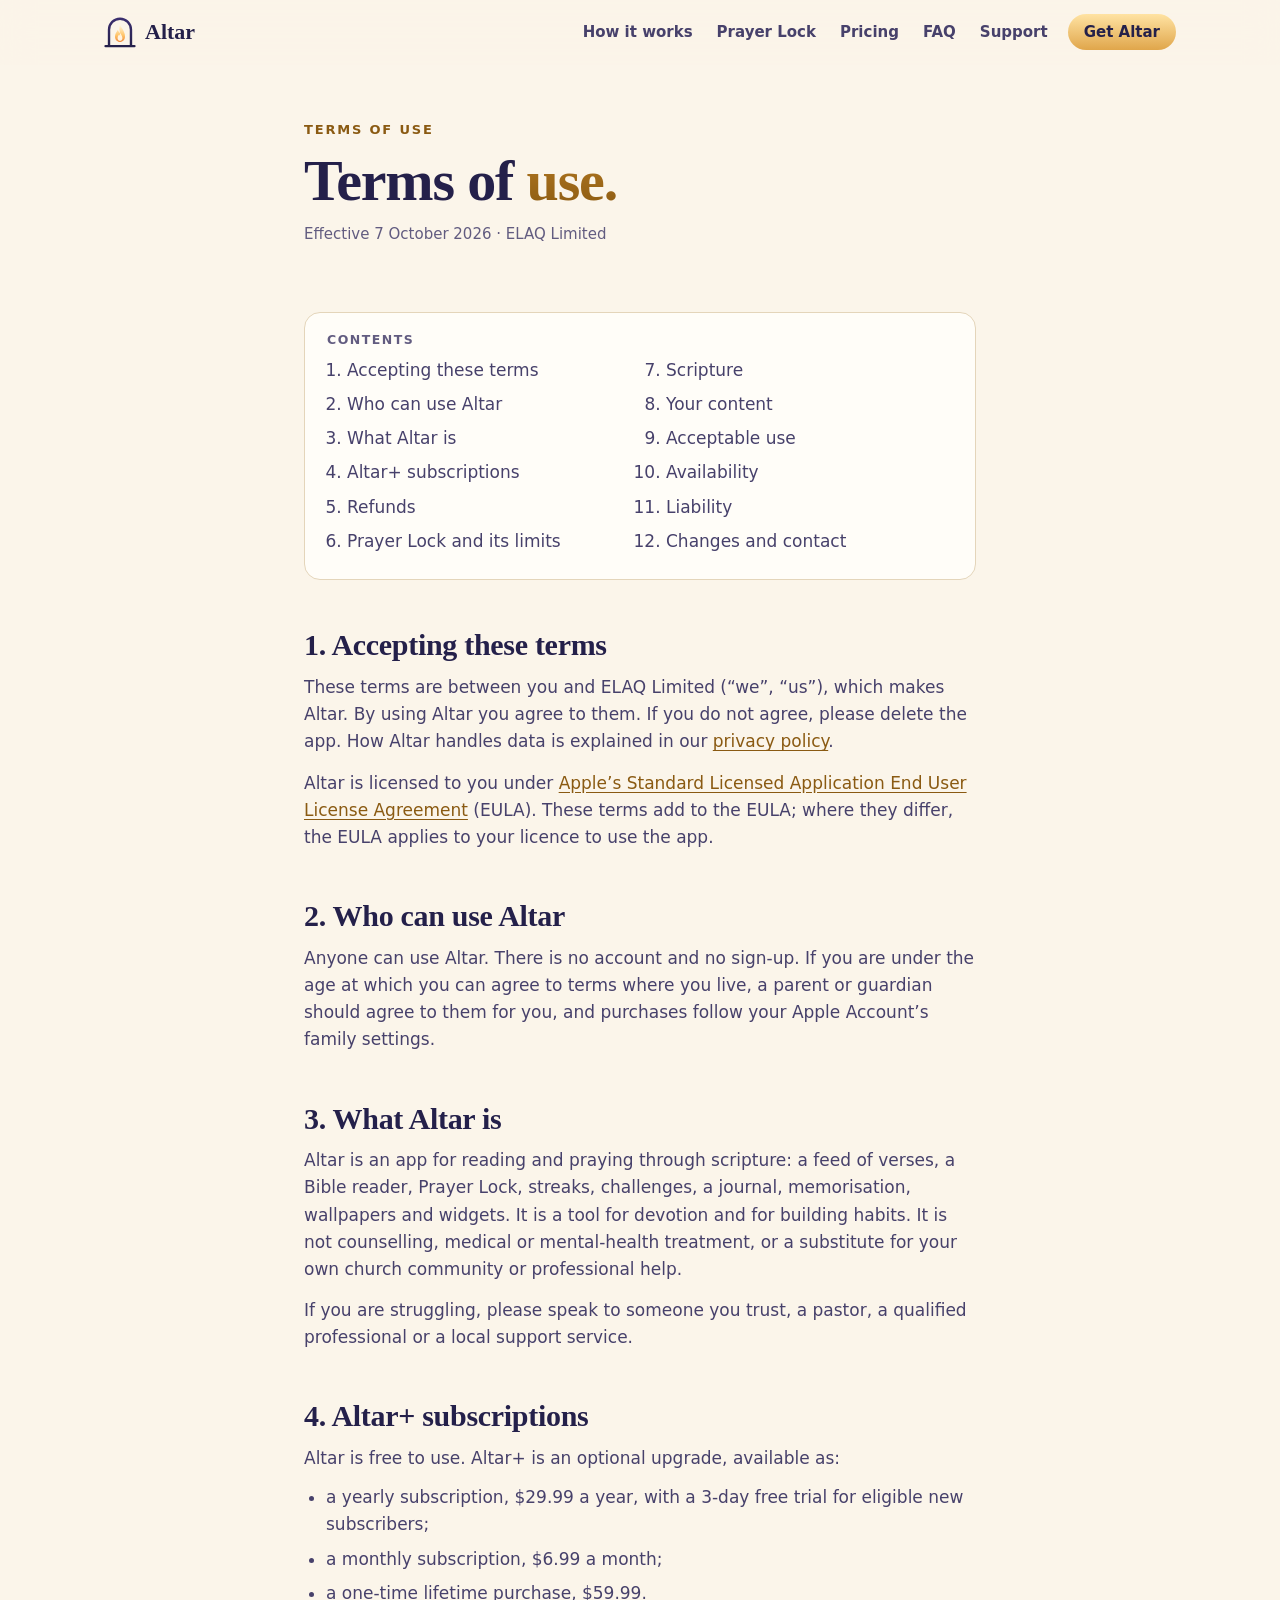
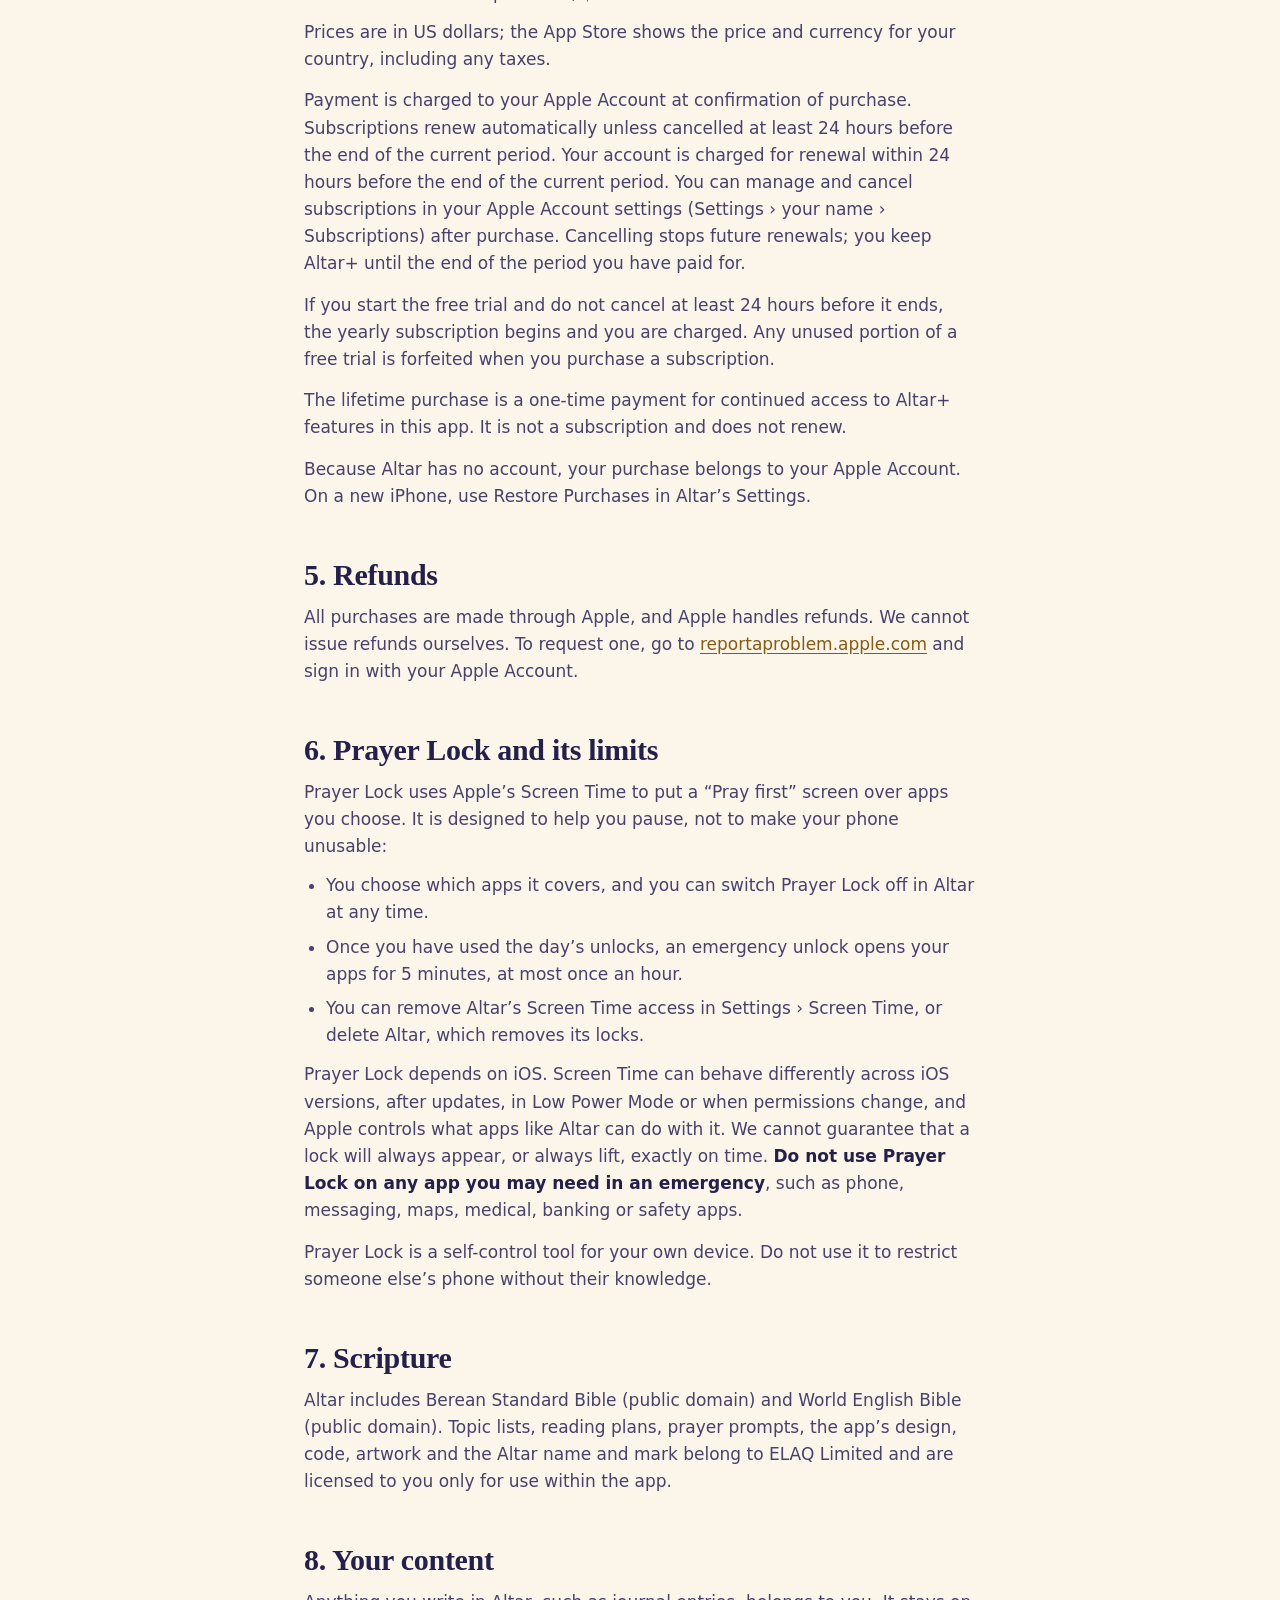
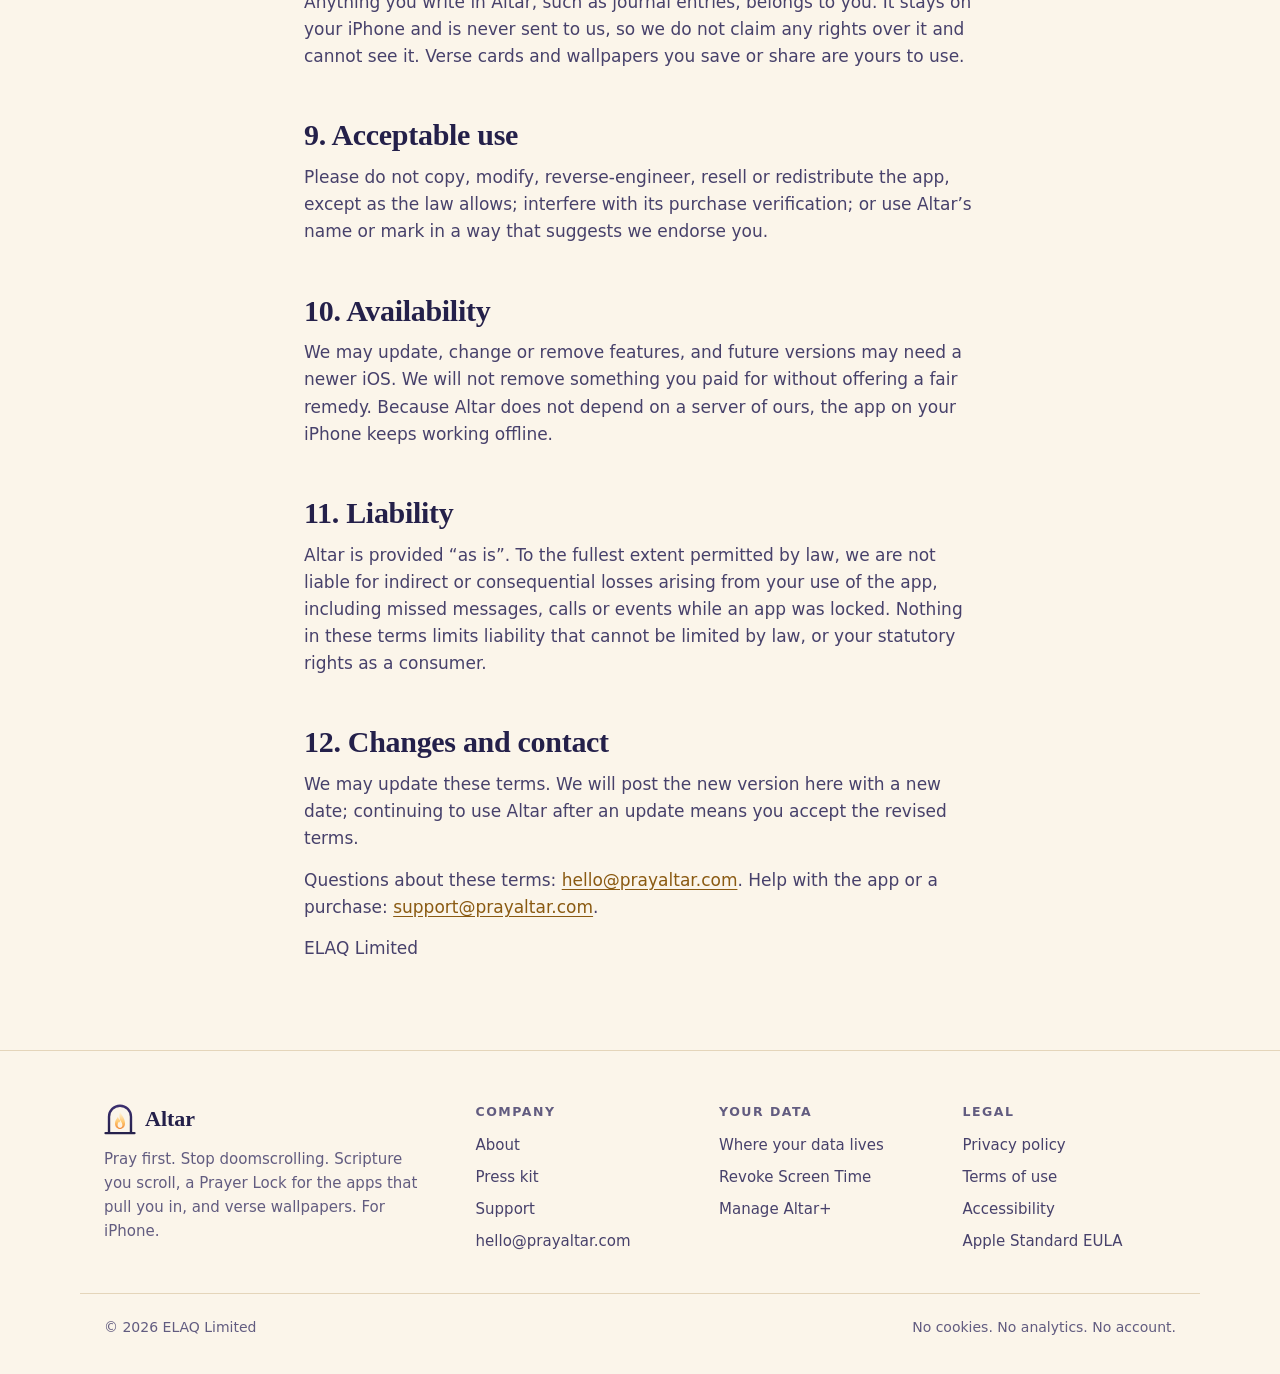
<file: terms.html>
<!doctype html>
<html lang="en">
<head>
<meta charset="utf-8">
<meta name="viewport" content="width=device-width,initial-scale=1,viewport-fit=cover">
<title>Terms of Use — PrayAltar</title>
<meta name="description" content="The terms for using Altar: Altar+ subscriptions and refunds through Apple, Prayer Lock&#x27;s limits, freely available scripture, and contact details for ELAQ Limited.">
<link rel="canonical" href="https://prayaltar.com/terms">
<meta name="color-scheme" content="light dark">
<meta name="theme-color" content="#FBF5EA" media="(prefers-color-scheme: light)">
<meta name="theme-color" content="#14152E" media="(prefers-color-scheme: dark)">
<meta property="og:type" content="website">
<meta property="og:site_name" content="Altar">
<meta property="og:url" content="https://prayaltar.com/terms">
<meta property="og:title" content="Terms of Use — PrayAltar">
<meta property="og:description" content="The terms for using Altar: Altar+ subscriptions and refunds through Apple, Prayer Lock&#x27;s limits, freely available scripture, and contact details for ELAQ Limited.">
<meta property="og:image" content="https://prayaltar.com/og.png">
<meta property="og:image:width" content="1200">
<meta property="og:image:height" content="630">
<meta property="og:image:alt" content="The Altar mark, a flame inside an arch, beside the words: Pray first. Stop doomscrolling.">
<meta name="twitter:card" content="summary_large_image">
<meta name="twitter:title" content="Terms of Use — PrayAltar">
<meta name="twitter:description" content="The terms for using Altar: Altar+ subscriptions and refunds through Apple, Prayer Lock&#x27;s limits, freely available scripture, and contact details for ELAQ Limited.">
<meta name="twitter:image" content="https://prayaltar.com/og.png">
<meta name="twitter:image:alt" content="The Altar mark, a flame inside an arch, beside the words: Pray first. Stop doomscrolling.">
<link rel="icon" href="/favicon.png" type="image/png">
<link rel="apple-touch-icon" href="/icon.png">
<link rel="stylesheet" href="/assets/site.css?v=3">
<script src="/assets/site.js?v=2" defer></script>
</head>
<body>
<svg class="sr" width="0" height="0" aria-hidden="true" focusable="false">
  <defs>
    <linearGradient id="arch-grad" x1="0" y1="268" x2="0" y2="816" gradientUnits="userSpaceOnUse"><stop offset="0" style="stop-color:var(--arch1)"/><stop offset="1" style="stop-color:var(--arch2)"/></linearGradient>
    <linearGradient id="gold-grad" x1="0" y1="268" x2="0" y2="816" gradientUnits="userSpaceOnUse"><stop offset="0" stop-color="#FFE3A3"/><stop offset="1" stop-color="#E0A64B"/></linearGradient>
    <linearGradient id="flame-grad" x1="0" y1="392" x2="0" y2="712" gradientUnits="userSpaceOnUse"><stop offset="0" stop-color="#FFF6DC"/><stop offset=".6" stop-color="#FFC56B"/><stop offset="1" stop-color="#F08A3C"/></linearGradient>
    <g id="altar-flame" transform="translate(0,-26)"><path d="M512,384 C548,452 608,516 608,612 C608,668 566,712 512,712 C458,712 416,668 416,612 C416,556 446,522 472,478 C482,512 494,530 514,540 C500,494 492,440 512,384 Z" fill="url(#flame-grad)"/><path d="M514,540 C540,580 558,604 558,640 C558,668 538,690 512,690 C486,690 466,668 466,640 C466,612 482,592 494,572 C500,586 506,592 516,596 C510,578 508,560 514,540 Z" fill="#FFFBEF" opacity=".9"/></g>
    <g id="altar-mark"><path transform="translate(0,-26)" d="M302,792 V478 A210,210 0 0 1 722,478 V792 M236,792 H788" fill="none" stroke="url(#arch-grad)" stroke-width="46" stroke-linecap="round" stroke-linejoin="round"/><use href="#altar-flame"/></g>
    <g id="altar-mark-gold"><path transform="translate(0,-26)" d="M302,792 V478 A210,210 0 0 1 722,478 V792 M236,792 H788" fill="none" stroke="url(#gold-grad)" stroke-width="46" stroke-linecap="round" stroke-linejoin="round"/><use href="#altar-flame"/></g>
  </defs>
</svg>
<a class="skip" href="#main">Skip to content</a>
<header class="nav" id="nav">
  <div class="wrap nav-in">
    <a class="brand" href="/" aria-label="Altar home"><svg class="mark" viewBox="206 190 612 612" aria-hidden="true"><use href="#altar-mark"/></svg><span>Altar</span></a>
    <nav class="links" aria-label="Sections">
      <a href="/#how">How it works</a>
      <a href="/#prayer-lock">Prayer Lock</a>
      <a href="/#pricing">Pricing</a>
      <a href="/#faq">FAQ</a>
      <a href="/support">Support</a>
    </nav>
    <a class="pill small" href="/get/?ct=site-nav">Get Altar</a>
  </div>
</header>
<main id="main">
<section class="page-hero wrap narrow">
  <p class="eyebrow">Terms of use</p>
  <h1>Terms of <span class="gold-text">use.</span></h1>
  <p class="meta">Effective 7 October 2026 · ELAQ Limited</p>
</section>
<article class="doc wrap narrow">
<nav class="toc" aria-label="Contents"><h2>Contents</h2><ol><li><a href="#accepting-these-terms">Accepting these terms</a></li>
<li><a href="#who-can-use-altar">Who can use Altar</a></li>
<li><a href="#what-altar-is">What Altar is</a></li>
<li><a href="#altar-subscriptions">Altar+ subscriptions</a></li>
<li><a href="#refunds">Refunds</a></li>
<li><a href="#prayer-lock-and-its-limits">Prayer Lock and its limits</a></li>
<li><a href="#scripture">Scripture</a></li>
<li><a href="#your-content">Your content</a></li>
<li><a href="#acceptable-use">Acceptable use</a></li>
<li><a href="#availability">Availability</a></li>
<li><a href="#liability">Liability</a></li>
<li><a href="#changes-and-contact">Changes and contact</a></li></ol></nav>

<h2 id="accepting-these-terms">1. Accepting these terms</h2>
<p>These terms are between you and ELAQ Limited (“we”, “us”), which makes Altar. By using Altar you agree to them. If you do not agree, please delete the app. How Altar handles data is explained in our <a href="/privacy">privacy policy</a>.</p>
<p>Altar is licensed to you under <a href="https://www.apple.com/legal/internet-services/itunes/dev/stdeula/">Apple’s Standard Licensed Application End User License Agreement</a> (EULA). These terms add to the EULA; where they differ, the EULA applies to your licence to use the app.</p>

<h2 id="who-can-use-altar">2. Who can use Altar</h2>
<p>Anyone can use Altar. There is no account and no sign-up. If you are under the age at which you can agree to terms where you live, a parent or guardian should agree to them for you, and purchases follow your Apple Account’s family settings.</p>

<h2 id="what-altar-is">3. What Altar is</h2>
<p>Altar is an app for reading and praying through scripture: a feed of verses, a Bible reader, Prayer Lock, streaks, challenges, a journal, memorisation, wallpapers and widgets. It is a tool for devotion and for building habits. It is not counselling, medical or mental-health treatment, or a substitute for your own church community or professional help.</p>
<p>If you are struggling, please speak to someone you trust, a pastor, a qualified professional or a local support service.</p>

<h2 id="altar-subscriptions">4. Altar+ subscriptions</h2>
<p>Altar is free to use. Altar+ is an optional upgrade, available as:</p>
<ul>
<li>a yearly subscription, $29.99 a year, with a 3-day free trial for eligible new subscribers;</li>
<li>a monthly subscription, $6.99 a month;</li>
<li>a one-time lifetime purchase, $59.99.</li>
</ul>
<p>Prices are in US dollars; the App Store shows the price and currency for your country, including any taxes.</p>
<p>Payment is charged to your Apple Account at confirmation of purchase. Subscriptions renew automatically unless cancelled at least 24 hours before the end of the current period. Your account is charged for renewal within 24 hours before the end of the current period. You can manage and cancel subscriptions in your Apple Account settings (Settings › your name › Subscriptions) after purchase. Cancelling stops future renewals; you keep Altar+ until the end of the period you have paid for.</p>
<p>If you start the free trial and do not cancel at least 24 hours before it ends, the yearly subscription begins and you are charged. Any unused portion of a free trial is forfeited when you purchase a subscription.</p>
<p>The lifetime purchase is a one-time payment for continued access to Altar+ features in this app. It is not a subscription and does not renew.</p>
<p>Because Altar has no account, your purchase belongs to your Apple Account. On a new iPhone, use Restore Purchases in Altar’s Settings.</p>

<h2 id="refunds">5. Refunds</h2>
<p>All purchases are made through Apple, and Apple handles refunds. We cannot issue refunds ourselves. To request one, go to <a href="https://reportaproblem.apple.com">reportaproblem.apple.com</a> and sign in with your Apple Account.</p>

<h2 id="prayer-lock-and-its-limits">6. Prayer Lock and its limits</h2>
<p>Prayer Lock uses Apple’s Screen Time to put a “Pray first” screen over apps you choose. It is designed to help you pause, not to make your phone unusable:</p>
<ul>
<li>You choose which apps it covers, and you can switch Prayer Lock off in Altar at any time.</li>
<li>Once you have used the day’s unlocks, an emergency unlock opens your apps for 5 minutes, at most once an hour.</li>
<li>You can remove Altar’s Screen Time access in Settings › Screen Time, or delete Altar, which removes its locks.</li>
</ul>
<p>Prayer Lock depends on iOS. Screen Time can behave differently across iOS versions, after updates, in Low Power Mode or when permissions change, and Apple controls what apps like Altar can do with it. We cannot guarantee that a lock will always appear, or always lift, exactly on time. <strong>Do not use Prayer Lock on any app you may need in an emergency</strong>, such as phone, messaging, maps, medical, banking or safety apps.</p>
<p>Prayer Lock is a self-control tool for your own device. Do not use it to restrict someone else’s phone without their knowledge.</p>

<h2 id="scripture">7. Scripture</h2>
<p>Altar includes Berean Standard Bible (public domain) and World English Bible (public domain). Topic lists, reading plans, prayer prompts, the app’s design, code, artwork and the Altar name and mark belong to ELAQ Limited and are licensed to you only for use within the app.</p>

<h2 id="your-content">8. Your content</h2>
<p>Anything you write in Altar, such as journal entries, belongs to you. It stays on your iPhone and is never sent to us, so we do not claim any rights over it and cannot see it. Verse cards and wallpapers you save or share are yours to use.</p>

<h2 id="acceptable-use">9. Acceptable use</h2>
<p>Please do not copy, modify, reverse-engineer, resell or redistribute the app, except as the law allows; interfere with its purchase verification; or use Altar’s name or mark in a way that suggests we endorse you.</p>

<h2 id="availability">10. Availability</h2>
<p>We may update, change or remove features, and future versions may need a newer iOS. We will not remove something you paid for without offering a fair remedy. Because Altar does not depend on a server of ours, the app on your iPhone keeps working offline.</p>

<h2 id="liability">11. Liability</h2>
<p>Altar is provided “as is”. To the fullest extent permitted by law, we are not liable for indirect or consequential losses arising from your use of the app, including missed messages, calls or events while an app was locked. Nothing in these terms limits liability that cannot be limited by law, or your statutory rights as a consumer.</p>

<h2 id="changes-and-contact">12. Changes and contact</h2>
<p>We may update these terms. We will post the new version here with a new date; continuing to use Altar after an update means you accept the revised terms.</p>
<p>Questions about these terms: <a href="mailto:hello@prayaltar.com">hello@prayaltar.com</a>. Help with the app or a purchase: <a href="mailto:support@prayaltar.com">support@prayaltar.com</a>.</p>
<p>ELAQ Limited</p>

</article>
</main>
<footer class="foot">
  <div class="wrap foot-grid">
    <div class="foot-brand">
      <a class="brand" href="/"><svg class="mark" viewBox="206 190 612 612" aria-hidden="true"><use href="#altar-mark"/></svg><span>Altar</span></a>
      <p>Pray first. Stop doomscrolling. Scripture you scroll, a Prayer Lock for the apps that pull you in, and verse wallpapers. For iPhone.</p>
    </div>
    <nav aria-label="Company"><h2>Company</h2><a href="/about">About</a><a href="/press">Press kit</a><a href="/support">Support</a><a href="mailto:hello@prayaltar.com">hello@prayaltar.com</a></nav>
    <nav aria-label="Your data"><h2>Your data</h2><a href="/data">Where your data lives</a><a href="/data#screen-time">Revoke Screen Time</a><a href="/data#subscriptions">Manage Altar+</a></nav>
    <nav aria-label="Legal"><h2>Legal</h2><a href="/privacy">Privacy policy</a><a href="/terms">Terms of use</a><a href="/accessibility">Accessibility</a><a href="https://www.apple.com/legal/internet-services/itunes/dev/stdeula/">Apple Standard EULA</a></nav>
  </div>
  <div class="wrap foot-base"><p>© 2026 ELAQ Limited</p><p>No cookies. No analytics. No account.</p></div>
</footer>
</body>
</html>
</file>
<file: assets/site.css>
/* prayaltar.com — palette and type from brand/BRAND.md. No web fonts, no external requests. */
:root{
  --bg:#FBF5EA;--bg2:#F3E6CF;--surface:#FFFDF8;--line:#E4D5BA;
  --ink:#24204A;--dim:#47416B;--mute:#625C80;
  --accent:#8A5A12;--accent-soft:rgba(224,166,75,.18);
  --arch1:#3A2E6E;--arch2:#24204A;
  --night-a:#14152E;--night-b:#2B2250;
  --gold-a:#FFE3A3;--gold-b:#E0A64B;
  --gold:linear-gradient(180deg,#FFE3A3,#E0A64B);
  --shadow:0 24px 60px rgba(36,32,74,.18);
  --nav-bg:rgba(251,245,234,.82);
  --serif:ui-serif,"New York","Iowan Old Style","Palatino Linotype",Georgia,serif;
  --sans:-apple-system,BlinkMacSystemFont,"SF Pro Text","Segoe UI",system-ui,Roboto,"Helvetica Neue",Arial,sans-serif;
  --r:22px;
  color-scheme:light dark;
}
@media (prefers-color-scheme:dark){
  :root{
    --bg:#14152E;--bg2:#1A1A3B;--surface:#201E45;--line:#363160;
    --ink:#FBF5EA;--dim:#D6CFE8;--mute:#ABA4C6;
    --accent:#FFD58A;--accent-soft:rgba(255,213,138,.12);
    --arch1:#FFE3A3;--arch2:#E0A64B;
    --shadow:0 30px 70px rgba(0,0,0,.5);
    --nav-bg:rgba(20,21,46,.8);
  }
}
*{box-sizing:border-box}
html{scroll-behavior:smooth;scroll-padding-top:76px;-webkit-text-size-adjust:100%}
@media (prefers-reduced-motion:reduce){html{scroll-behavior:auto}*{animation:none!important;transition:none!important}}
html,body{margin:0}
body{background:var(--bg);color:var(--ink);font:17px/1.6 var(--sans);-webkit-font-smoothing:antialiased;overflow-x:hidden}
img{display:block;max-width:100%;height:auto}
a{color:var(--accent);text-underline-offset:3px}
h1,h2,h3{font-family:var(--serif);font-weight:600;line-height:1.12;letter-spacing:-.01em;margin:0;color:var(--ink)}
h2{font-size:clamp(30px,4.4vw,46px);margin-bottom:14px}
h3{font-size:21px}
p{margin:0}
:focus-visible{outline:3px solid var(--gold-b);outline-offset:3px;border-radius:6px}
.wrap{max-width:1120px;margin:0 auto;padding:0 16px}
@media (min-width:600px){.wrap{padding:0 24px}}
.narrow{max-width:720px;margin-left:auto;margin-right:auto}
.center{text-align:center}
.sr{position:absolute;width:1px;height:1px;overflow:hidden;clip:rect(0 0 0 0);white-space:nowrap}
.skip{position:absolute;left:-999px;top:8px;z-index:99;background:var(--ink);color:var(--bg);padding:8px 14px;border-radius:10px}
.skip:focus{left:8px}
.eyebrow{font:700 13px/1.4 var(--sans);letter-spacing:.14em;text-transform:uppercase;color:var(--accent);margin-bottom:12px}
.sub{color:var(--dim);font-size:18px;max-width:600px}
.center .sub,.sub.center{margin-left:auto;margin-right:auto}
.fine{color:var(--mute);font-size:14px;margin-top:14px}
.band{padding:72px 0}
@media (min-width:900px){.band{padding:104px 0}}
.gold-text{background:var(--gold);-webkit-background-clip:text;background-clip:text;color:transparent}
@media (prefers-color-scheme:light){.gold-text{background:linear-gradient(180deg,#B57A22,#8A5A12);-webkit-background-clip:text;background-clip:text}}

/* Buttons */
.pill{display:inline-flex;align-items:center;justify-content:center;gap:10px;padding:14px 24px;border-radius:999px;border:0;
  background:var(--gold);color:#24204A;font:700 17px/1.2 var(--sans);text-decoration:none;cursor:pointer;
  box-shadow:0 10px 28px rgba(224,166,75,.35);transition:transform .15s ease,box-shadow .15s ease}
.pill:hover{transform:translateY(-1px);box-shadow:0 14px 34px rgba(224,166,75,.45)}
.pill svg{width:20px;height:20px;flex:none}
.pill.small{padding:9px 16px;font-size:15px;box-shadow:none}
.ghost{color:var(--dim);font-weight:600;text-decoration:none;padding:12px 6px}
.ghost:hover{color:var(--ink)}
.cta-row{display:flex;flex-wrap:wrap;gap:10px 16px;align-items:center}
.center .cta-row,.cta-row.center{justify-content:center}
.soon{font-size:14px;color:var(--mute);margin-top:12px}
.soon b{color:var(--accent);font-weight:700}

/* Mark */
.mark{width:32px;height:32px;flex:none}
.mark .arch{stroke:url(#arch-grad)}

/* Nav */
.nav{position:sticky;top:0;z-index:50;background:var(--nav-bg);-webkit-backdrop-filter:blur(16px) saturate(1.3);backdrop-filter:blur(16px) saturate(1.3);border-bottom:1px solid transparent;transition:border-color .2s}
.nav.scrolled{border-color:var(--line)}
.nav-in{display:flex;align-items:center;gap:20px;height:64px}
.brand{display:flex;align-items:center;gap:9px;font:600 22px/1 var(--serif);color:var(--ink);text-decoration:none}
.links{display:none;gap:24px;margin-left:auto}
.links a{text-decoration:none;color:var(--dim);font-weight:600;font-size:15px}
.links a:hover{color:var(--ink)}
.nav .pill{margin-left:auto}
@media (min-width:860px){.links{display:flex}.nav .pill{margin-left:0}}

/* Hero */
.hero{position:relative;padding:40px 0 56px;overflow:hidden;isolation:isolate}
.hero::before{content:"";position:absolute;inset:-180px -20% auto;height:860px;z-index:-1;pointer-events:none;
  background:radial-gradient(38% 46% at 72% 52%,rgba(242,166,90,.30),transparent 70%)}
.hero-grid{display:grid;gap:40px;align-items:center}
@media (min-width:900px){.hero-grid{grid-template-columns:1.05fr 1fr;min-height:min(720px,calc(100vh - 64px))}.hero{padding:24px 0 40px}}
.hero-mark{width:72px;height:72px;margin-bottom:22px;filter:drop-shadow(0 6px 18px rgba(242,166,90,.35))}
h1{font-size:clamp(44px,7vw,78px);line-height:1.02;letter-spacing:-.02em;margin-bottom:20px}
.lede{font-size:19px;color:var(--dim);max-width:540px;margin-bottom:28px}
.facts{list-style:none;padding:0;margin:30px 0 0;display:flex;flex-wrap:wrap;gap:8px}
.facts li{padding:8px 13px;border:1px solid var(--line);border-radius:12px;background:var(--surface);color:var(--dim);font-size:14.5px}
.facts b{color:var(--ink)}

/* Phones */
/* CSS device frame around real 1320x2868 captures (served at 828 px wide). */
.phone{margin:0;position:relative;width:100%;aspect-ratio:1320/2868;border-radius:14%/6.5%;padding:3%;
  background:linear-gradient(150deg,#4a4378,#14152E 42%,#2B2250);
  box-shadow:var(--shadow),inset 0 0 0 1.5px rgba(255,255,255,.14),inset 0 0 0 4px rgba(0,0,0,.35)}
.phone picture{display:block;width:100%;height:100%}
.phone img{width:100%;height:100%;object-fit:cover;border-radius:11.5%/5.3%;background:#F3E6CF}
.phone::after{content:"";position:absolute;left:50%;top:2.55%;width:27%;height:3.5%;transform:translateX(-50%);border-radius:999px;background:#05050c;pointer-events:none}
.hero-art{position:relative;display:flex;justify-content:center;gap:5%;align-items:flex-start;max-width:520px;margin:0 auto;width:100%}
.hero-art .phone{width:46%}
.hero-art .phone:nth-child(2){margin-top:12%}

/* Steps */
.steps{display:grid;gap:16px;margin-top:40px;counter-reset:step}
@media (min-width:780px){.steps{grid-template-columns:repeat(3,1fr);gap:22px}}
.step{background:var(--surface);border:1px solid var(--line);border-radius:var(--r);padding:26px 24px}
.step .num{display:inline-grid;place-items:center;width:38px;height:38px;border-radius:50%;background:var(--accent-soft);color:var(--accent);font:700 17px/1 var(--serif);margin-bottom:14px}
.step h3{margin-bottom:8px}
.step p{color:var(--dim)}

/* Screenshot strip */
.strip-wrap{overflow:hidden}
.strip{display:flex;gap:18px;overflow-x:auto;scroll-snap-type:x mandatory;padding:8px 16px 26px;margin-top:36px;scrollbar-width:thin;-webkit-overflow-scrolling:touch}
@media (min-width:1120px){.strip{justify-content:center}}
.strip figure{margin:0;flex:0 0 200px;scroll-snap-align:center;text-align:center}
@media (min-width:600px){.strip figure{flex-basis:220px}}
.strip figcaption{margin-top:14px;font:600 16px/1.3 var(--serif);color:var(--ink)}
.strip figcaption span{display:block;font:400 14px/1.4 var(--sans);color:var(--mute);margin-top:3px}

/* Night bands (always dark, both themes) */
.night{background:linear-gradient(180deg,var(--night-a),var(--night-b));color:#FBF5EA;position:relative;overflow:hidden;isolation:isolate}
.night::before{content:"";position:absolute;inset:auto -10% -30% -10%;height:80%;z-index:-1;background:radial-gradient(50% 60% at 50% 60%,rgba(242,166,90,.22),transparent 70%)}
.night h2,.night h3{color:#FBF5EA}
.night .sub,.night p{color:#D6CFE8}
.night .eyebrow{color:#FFD58A}
.night .gold-text{background:var(--gold);-webkit-background-clip:text;background-clip:text;color:transparent}
.night a:not(.pill){color:#FFD58A}
.night .fine{color:#ABA4C6}

/* Split layouts */
.split{display:grid;gap:44px;align-items:center}
@media (min-width:880px){.split{grid-template-columns:1.15fr .85fr;gap:64px}.split.flip{grid-template-columns:.85fr 1.15fr}.split.flip>:first-child{order:2}}
.split .phone{max-width:280px;margin:0 auto}
.ticks{list-style:none;padding:0;margin:22px 0 0;display:grid;gap:12px}
.ticks li{position:relative;padding-left:30px}
.ticks li::before{content:"";position:absolute;left:2px;top:.55em;width:14px;height:14px;border-radius:50%;background:var(--gold);box-shadow:0 0 0 4px var(--accent-soft)}
.ticks b{color:inherit}
.night .ticks li{color:#E9E3F4}
.rules{display:grid;gap:12px;margin:26px 0 0}
@media (min-width:560px){.rules{grid-template-columns:repeat(3,1fr)}}
.rule{border:1px solid rgba(255,227,163,.22);background:rgba(255,255,255,.04);border-radius:16px;padding:16px}
.rule b{display:block;font:600 17px/1.3 var(--serif);color:#FFE3A3;margin-bottom:4px}
.rule span{font-size:14.5px;color:#D6CFE8}
.rule em{font-style:normal;font-size:12px;font-weight:700;letter-spacing:.06em;text-transform:uppercase;color:#ABA4C6;display:block;margin-top:6px}
.wayout{margin-top:26px;border-left:3px solid #E0A64B;padding:4px 0 4px 18px}
.wayout h3{font-size:19px;margin-bottom:6px}

/* Seasons */
.seasons{display:grid;gap:16px;margin-top:40px}
@media (min-width:820px){.seasons{grid-template-columns:repeat(3,1fr);gap:22px}}
.season{background:var(--surface);border:1px solid var(--line);border-radius:var(--r);padding:26px 24px;display:flex;flex-direction:column}
.season .when{font:700 13px/1.4 var(--sans);letter-spacing:.1em;text-transform:uppercase;color:var(--accent);margin-bottom:10px}
.season h3{font-size:24px;margin-bottom:8px}
.season p{color:var(--dim)}
.season .len{margin-top:auto;padding-top:16px;font:600 30px/1 var(--serif);color:var(--ink)}
.season .len small{font:500 14px/1 var(--sans);color:var(--mute);margin-left:6px}
.note-row{display:grid;gap:10px;margin-top:22px}
@media (min-width:780px){.note-row{grid-template-columns:repeat(3,1fr)}}
.note-row p{font-size:15px;color:var(--mute)}

/* Panels */
.panels{display:grid;gap:22px;margin-top:40px}
@media (min-width:880px){.panels{grid-template-columns:1fr 1fr}}
.panel{background:var(--surface);border:1px solid var(--line);border-radius:var(--r);padding:28px 24px;display:grid;gap:22px}
@media (min-width:520px){.panel{grid-template-columns:1fr 150px;align-items:center}}
.panel .phone{max-width:170px;margin:0 auto}
.panel h3{font-size:24px;margin-bottom:8px}
.panel p{color:var(--dim)}
.swatches{display:flex;flex-wrap:wrap;gap:8px;margin-top:16px;padding:0;list-style:none}
.swatches li{display:flex;align-items:center;gap:6px;font-size:13px;color:var(--mute)}
.swatches i{width:18px;height:18px;border-radius:50%;box-shadow:inset 0 0 0 1px rgba(0,0,0,.12)}

/* Translations */
.bibles{display:grid;gap:16px;margin-top:36px}
@media (min-width:720px){.bibles{grid-template-columns:1fr 1fr}}
.bible{border:1px solid var(--line);background:var(--surface);border-radius:var(--r);padding:26px 24px}
.bible .abbr{font:700 13px/1 var(--sans);letter-spacing:.12em;color:var(--accent)}
.bible h3{margin:8px 0 12px}
.bible blockquote{margin:0;font:400 19px/1.55 var(--serif);color:var(--ink)}
.bible cite{display:block;margin-top:8px;font-style:normal;font-size:14px;color:var(--mute)}

/* Privacy ledger */
.ledger{width:100%;border-collapse:collapse;font-size:15.5px}
.ledger caption{text-align:left;font:600 19px/1.3 var(--serif);color:#FBF5EA;padding-bottom:10px}
.ledger th,.ledger td{text-align:left;padding:13px 0;border-top:1px solid rgba(255,227,163,.16);vertical-align:top}
.ledger th{font-weight:600;color:#FBF5EA;padding-right:16px;width:46%}
.ledger td{color:#FFD58A}

/* Pricing */
.plans{display:grid;gap:20px;margin:40px auto 0;max-width:880px}
@media (min-width:760px){.plans{grid-template-columns:1fr 1fr}}
.plan{position:relative;background:var(--surface);border:1px solid var(--line);border-radius:26px;padding:30px 26px}
.plan.featured{border:2px solid var(--gold-b);box-shadow:0 20px 50px rgba(224,166,75,.18)}
.plan .tag{position:absolute;top:-13px;left:24px;background:var(--gold);color:#24204A;font:700 12.5px/1 var(--sans);letter-spacing:.06em;padding:7px 12px;border-radius:999px}
.plan h3{font-size:24px}
.price{font:600 44px/1.1 var(--serif);margin-top:10px;color:var(--ink)}
.price small{font:500 16px/1 var(--sans);color:var(--mute)}
.plan .alt{color:var(--dim);margin-top:4px}
.plan .ticks li{font-size:15.5px;color:var(--dim)}
.other-plans{display:flex;flex-wrap:wrap;gap:8px;margin-top:18px}
.other-plans span{border:1px solid var(--line);border-radius:12px;padding:6px 11px;font-size:14px;color:var(--dim)}
.renew{max-width:760px;margin:24px auto 0;text-align:center;color:var(--mute);font-size:13.5px}

/* FAQ */
.faq{margin-top:34px;display:grid;gap:10px}
.faq details{background:var(--surface);border:1px solid var(--line);border-radius:16px;padding:0 20px}
.faq summary{list-style:none;cursor:pointer;padding:18px 30px 18px 0;font:600 18px/1.35 var(--serif);position:relative;color:var(--ink)}
.faq summary::-webkit-details-marker{display:none}
.faq summary::after{content:"";position:absolute;right:4px;top:50%;width:10px;height:10px;border-right:2px solid var(--accent);border-bottom:2px solid var(--accent);transform:translateY(-70%) rotate(45deg);transition:transform .2s}
.faq details[open] summary::after{transform:translateY(-30%) rotate(225deg)}
.faq details>div{padding:0 0 18px;color:var(--dim)}
.faq details>div p+p{margin-top:10px}

/* Final */
.final{padding:96px 0}
.final .hero-mark{width:84px;height:84px;margin:0 auto 22px}

/* Footer */
.foot{border-top:1px solid var(--line);padding:52px 0 36px;font-size:15px}
.foot-grid{display:grid;gap:30px;grid-template-columns:1fr 1fr}
@media (min-width:820px){.foot-grid{grid-template-columns:1.6fr 1fr 1fr 1fr}}
.foot-brand{grid-column:1/-1}
@media (min-width:820px){.foot-brand{grid-column:auto}}
.foot-brand p{color:var(--mute);margin-top:12px;max-width:320px}
.foot nav{display:flex;flex-direction:column;gap:8px}
.foot nav h2{font:700 12.5px/1.4 var(--sans);letter-spacing:.12em;text-transform:uppercase;color:var(--mute);margin:0 0 4px}
.foot nav a{color:var(--dim);text-decoration:none}
.foot nav a:hover{color:var(--ink);text-decoration:underline}
.foot-base{display:flex;flex-wrap:wrap;gap:8px 24px;justify-content:space-between;margin-top:40px;padding-top:22px;border-top:1px solid var(--line);color:var(--mute);font-size:14px}

/* Document pages (privacy, terms, support, about, data) */
.page-hero{padding-top:56px;padding-bottom:18px}
.page-hero h1{font-size:clamp(38px,6vw,58px);margin-bottom:12px}
.page-hero .sub{margin-top:6px}
.meta{color:var(--mute);font-size:15px;margin-top:10px}
.doc{padding-top:20px;padding-bottom:88px}
.doc h2{font-size:clamp(24px,3vw,30px);margin:48px 0 12px;scroll-margin-top:80px}
.doc h3{font-size:19px;margin:28px 0 8px}
.doc p,.doc li{color:var(--dim)}
.doc p+p{margin-top:14px}
.doc ul,.doc ol{padding-left:22px;margin:12px 0}
.doc li+li{margin-top:7px}
.doc strong{color:var(--ink)}
.summary{background:var(--surface);border:1px solid var(--line);border-left:4px solid var(--gold-b);border-radius:16px;padding:22px 22px;margin-top:24px}
.summary p{color:var(--ink)}
.toc{background:var(--surface);border:1px solid var(--line);border-radius:16px;padding:18px 22px;margin-top:28px}
.toc h2{font:700 12.5px/1.4 var(--sans)!important;letter-spacing:.12em;text-transform:uppercase;color:var(--mute);margin:0 0 8px!important}
.toc ol{margin:0;padding-left:20px;columns:1}
@media (min-width:640px){.toc ol{columns:2;column-gap:32px}}
.toc li{margin:0 0 6px;break-inside:avoid}
.toc a{color:var(--dim);text-decoration:none}
.toc a:hover{color:var(--ink);text-decoration:underline}
.callout{background:var(--accent-soft);border-radius:16px;padding:18px 20px;margin:18px 0}
.callout p{color:var(--ink)}
.contact-card{display:flex;flex-wrap:wrap;align-items:center;justify-content:space-between;gap:16px;background:var(--surface);border:1px solid var(--line);border-radius:20px;padding:22px 24px;margin-top:28px}
.contact-card p{color:var(--dim)}
.contact-card strong{display:block;font:600 20px/1.3 var(--serif);color:var(--ink)}
.principles{display:grid;gap:14px;margin-top:20px;list-style:none;padding:0}
@media (min-width:640px){.principles{grid-template-columns:1fr 1fr}}
.principles li{background:var(--surface);border:1px solid var(--line);border-radius:18px;padding:20px 20px;margin:0!important}
.principles b{display:block;font:600 19px/1.3 var(--serif);color:var(--ink);margin-bottom:4px}
.lost{padding-top:90px;padding-bottom:110px}
.lost .hero-mark{width:96px;height:96px;margin:0 auto 26px}
.lost h1{font-size:clamp(40px,6vw,64px)}

/* Press kit and accessibility pages */
.spec{width:100%;border-collapse:collapse;margin-top:18px;font-size:16px}
.spec th,.spec td{text-align:left;vertical-align:top;padding:12px 0;border-top:1px solid var(--line)}
.spec th{width:36%;padding-right:16px;color:var(--ink);font-weight:600}
.spec td{color:var(--dim)}
.assets{display:grid;gap:16px;margin-top:20px;list-style:none;padding:0}
@media (min-width:640px){.assets{grid-template-columns:1fr 1fr}}
.assets li{margin:0!important;background:var(--surface);border:1px solid var(--line);border-radius:18px;overflow:hidden;display:flex;flex-direction:column}
.assets .swatch{display:grid;place-items:center;aspect-ratio:2/1;padding:18px}
.assets .swatch.dark{background:linear-gradient(180deg,#14152E,#2B2250)}
.assets .swatch.plain{background:var(--bg2)}
.assets .swatch.light{background:#FBF5EA;box-shadow:inset 0 -1px 0 var(--line)}
.assets .swatch img{max-height:100%;width:auto}
.assets .swatch img.icon{height:120px;width:120px;border-radius:22.5%}
.assets .cap{padding:14px 18px 16px}
.assets .cap b{display:block;color:var(--ink);font:600 17px/1.3 var(--serif)}
.assets .cap span{font-size:14px;color:var(--mute)}
.assets .cap a{font-size:15px;font-weight:600;margin-right:14px}
.shot-grid{display:grid;grid-template-columns:repeat(2,1fr);gap:22px 16px;margin-top:22px;list-style:none;padding:0}
@media (min-width:640px){.shot-grid{grid-template-columns:repeat(4,1fr)}}
.shot-grid li{margin:0!important;text-align:center;font-size:14px;color:var(--mute)}
.shot-grid .phone{margin-bottom:10px}
.download-row{display:flex;flex-wrap:wrap;gap:12px 18px;align-items:center;margin-top:22px}
.boiler{background:var(--surface);border:1px solid var(--line);border-radius:16px;padding:18px 20px;margin-top:14px}
.boiler p{color:var(--ink)}
.doc .assets,.doc .shot-grid{padding-left:0}
</file>
